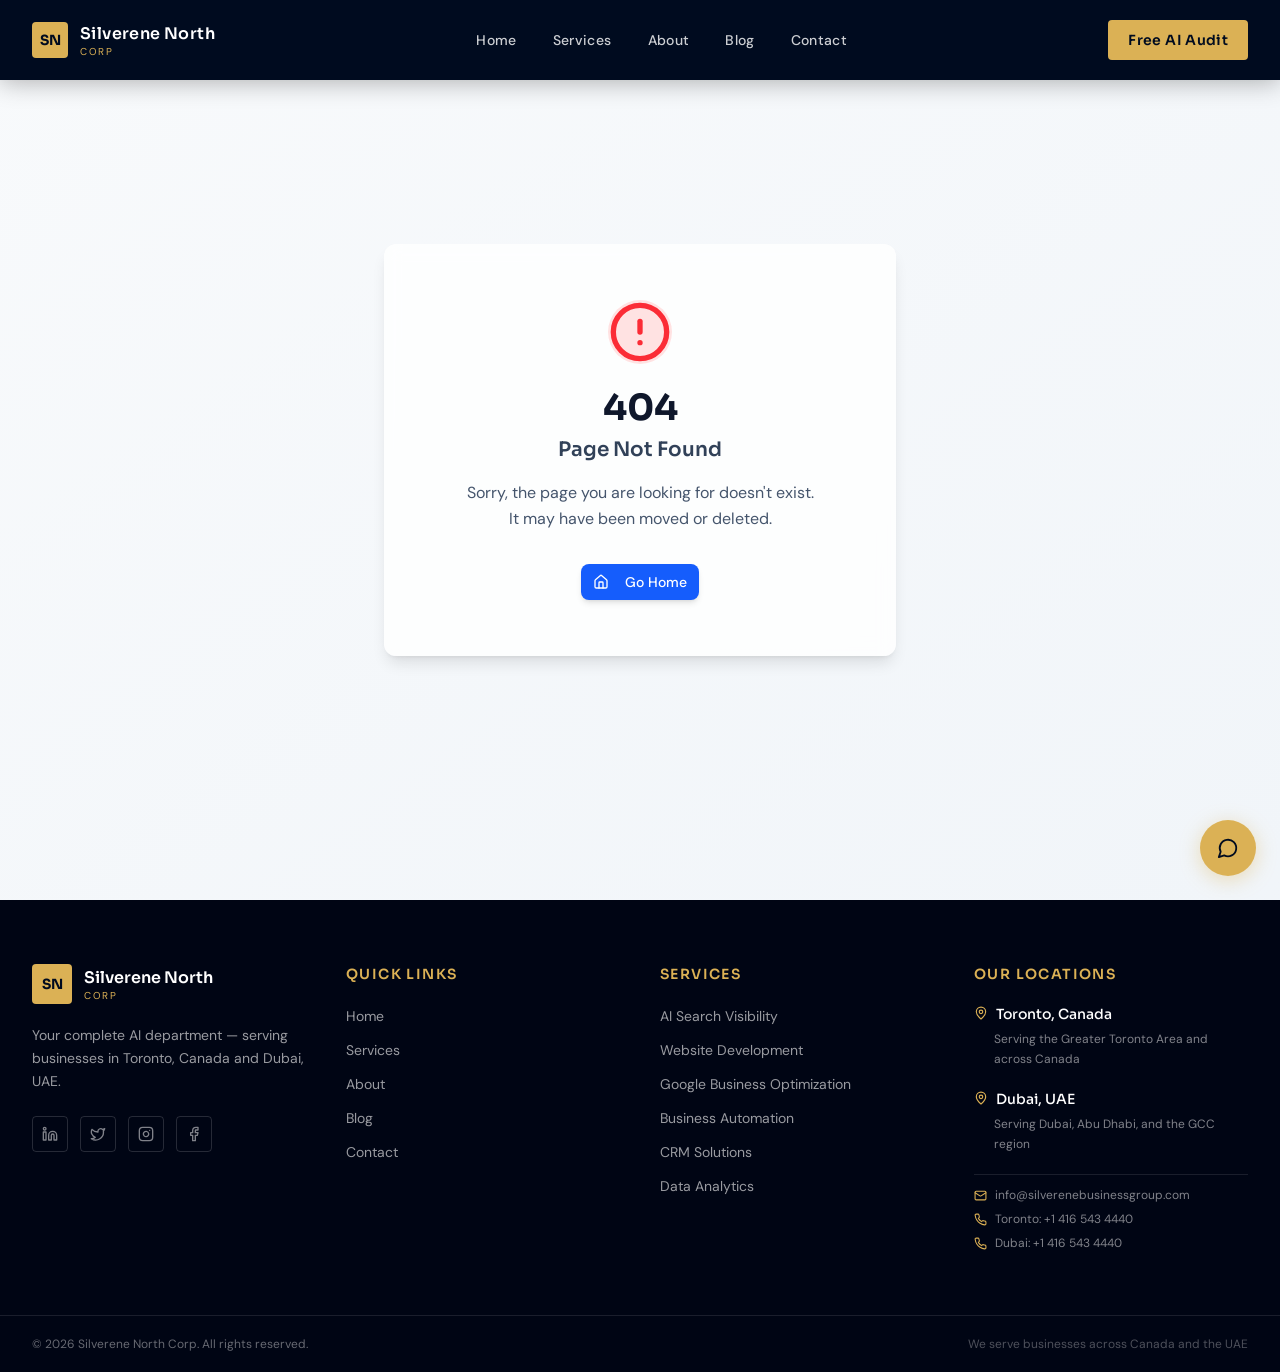
<file: index.html>
<!doctype html>
<html lang="en">
  <head>
    <meta charset="UTF-8" />
    <meta name="viewport" content="width=device-width, initial-scale=1.0, maximum-scale=1" />

    <title>Silverene North Corp — AI Business Solutions | Toronto & Dubai</title>
    <meta name="title" content="Silverene North Corp — AI Business Solutions | Toronto & Dubai" />
    <meta name="description" content="We are your AI department. Silverene North Corp delivers AI Search Visibility, Website Development, Business Automation, CRM, and Data Analytics for businesses in Toronto, Canada and Dubai, UAE." />
    <meta name="keywords" content="AI business solutions Toronto, AI business solutions Dubai, AI search visibility, ChatGPT optimization, Google Business Profile, business automation, CRM implementation, data analytics, AI department, Silverene North" />
    <meta name="author" content="Silverene North Corp" />
    <meta name="robots" content="index, follow" />
    <link rel="canonical" href="https://silverenebusinessgroup.com/" />

    <meta property="og:type" content="website" />
    <meta property="og:url" content="https://silverenebusinessgroup.com/" />
    <meta property="og:title" content="Silverene North Corp — We Are Your AI Department" />
    <meta property="og:description" content="Complete AI business solutions for Toronto and Dubai. From AI Search Visibility to Business Automation — we become your AI department." />
    <meta property="og:image" content="https://silverenebusinessgroup.com/og-image.jpg" />
    <meta property="og:locale" content="en_CA" />
    <meta property="og:site_name" content="Silverene North Corp" />

    <meta name="twitter:card" content="summary_large_image" />
    <meta name="twitter:url" content="https://silverenebusinessgroup.com/" />
    <meta name="twitter:title" content="Silverene North Corp — We Are Your AI Department" />
    <meta name="twitter:description" content="Complete AI business solutions for Toronto and Dubai." />
    <meta name="twitter:image" content="https://silverenebusinessgroup.com/og-image.jpg" />

    <meta name="geo.region" content="CA-ON" />
    <meta name="geo.placename" content="Toronto, Ontario, Canada" />
    <meta name="theme-color" content="#0d1b3e" />

    <link rel="preconnect" href="https://fonts.googleapis.com" />
    <link rel="preconnect" href="https://fonts.gstatic.com" crossorigin />
    <link href="https://fonts.googleapis.com/css2?family=Cormorant+Garamond:ital,wght@0,400;0,600;0,700;1,400;1,600&family=Sora:wght@400;500;600;700;800&family=DM+Sans:ital,opsz,wght@0,9..40,400;0,9..40,500;0,9..40,600;1,9..40,400&display=swap" rel="stylesheet" />

    <style>
      /* Hide case studies section */
      a[href="/case-studies"], a[href*="case-studies"] { display: none !important; }
      section[class*="case-studies"], div[class*="case-studies"], #case-studies { display: none !important; }
      .border-dashed { display: none !important; }
      
      /* Success/Error message styles */
      .sn-message-overlay {
        position: fixed;
        top: 0;
        left: 0;
        right: 0;
        bottom: 0;
        background: rgba(13, 27, 62, 0.95);
        display: flex;
        align-items: center;
        justify-content: center;
        z-index: 99999;
        animation: snFadeIn 0.3s ease;
      }
      .sn-message-box {
        background: #fff;
        border-radius: 16px;
        padding: 48px;
        text-align: center;
        max-width: 500px;
        margin: 20px;
        box-shadow: 0 25px 50px rgba(0,0,0,0.3);
      }
      .sn-message-icon {
        width: 80px;
        height: 80px;
        border-radius: 50%;
        display: flex;
        align-items: center;
        justify-content: center;
        margin: 0 auto 24px;
        font-size: 40px;
        color: white;
      }
      .sn-message-icon.success { background: #22c55e; }
      .sn-message-icon.error { background: #ef4444; }
      .sn-message-icon.loading { background: #c9a84c; }
      .sn-message-title {
        font-family: 'Sora', sans-serif;
        font-size: 28px;
        font-weight: 700;
        color: #0d1b3e;
        margin-bottom: 12px;
      }
      .sn-message-text {
        font-family: 'DM Sans', sans-serif;
        font-size: 16px;
        color: #666;
        line-height: 1.6;
        margin-bottom: 24px;
      }
      .sn-message-btn {
        background: #c9a84c;
        color: #0d1b3e;
        font-family: 'Sora', sans-serif;
        font-weight: 600;
        padding: 14px 32px;
        border-radius: 8px;
        border: none;
        cursor: pointer;
        font-size: 16px;
      }
      .sn-message-btn:hover { opacity: 0.9; }
      .sn-spinner {
        width: 40px;
        height: 40px;
        border: 4px solid rgba(255,255,255,0.3);
        border-top-color: white;
        border-radius: 50%;
        animation: snSpin 1s linear infinite;
      }
      @keyframes snFadeIn {
        from { opacity: 0; }
        to { opacity: 1; }
      }
      @keyframes snSpin {
        to { transform: rotate(360deg); }
      }
    </style>

    <script type="application/ld+json">
    {
      "@context": "https://schema.org",
      "@type": "LocalBusiness",
      "name": "Silverene North Corp",
      "description": "AI business solutions company providing AI Search Visibility, Website Development, Business Automation, CRM, and Data Analytics for businesses in Toronto and Dubai.",
      "url": "https://silverenebusinessgroup.com",
      "logo": "https://silverenebusinessgroup.com/logo.png",
      "address": { "@type": "PostalAddress", "addressLocality": "Toronto", "addressRegion": "Ontario", "addressCountry": "CA" },
      "areaServed": [
        {"@type": "City", "name": "Toronto", "addressCountry": "CA"},
        {"@type": "City", "name": "Dubai", "addressCountry": "AE"}
      ]
    }
    </script>
    <script type="application/ld+json">
    { "@context": "https://schema.org", "@type": "Organization", "name": "Silverene North Corp", "url": "https://silverenebusinessgroup.com", "logo": "https://silverenebusinessgroup.com/logo.png" }
    </script>

    <script type="module" crossorigin src="/assets/index-DFLA0lvK.js"></script>
    <link rel="stylesheet" crossorigin href="/assets/index-C5LSqn_d.css">
  </head>
  <body>
    <div id="root"></div>

    <script>
    // ============================================================
    // SILVERENE NORTH - CUSTOM SCRIPTS v6
    // ============================================================

    (function() {
      
      // ============================================================
      // FORMSPREE ENDPOINT - Sends emails to info@silverenebusinessgroup.com
      // ============================================================
      var FORMSPREE_URL = 'https://formspree.io/f/xwpopwkq';
      
      // ============================================================
      // 1. HIDE SECTIONS VIA DOM MANIPULATION
      // ============================================================
      function hideElements() {
        // Hide "Meet the Founder" section
        document.querySelectorAll('h2, h3').forEach(function(el) {
          var text = (el.textContent || '').toLowerCase();
          if (text.indexOf('meet the founder') !== -1 || text.indexOf('the team') !== -1) {
            var parent = el.parentElement;
            for (var i = 0; i < 8; i++) {
              if (!parent) break;
              var tag = parent.tagName.toLowerCase();
              if (tag === 'section' || (parent.className && parent.className.indexOf('py-') !== -1)) {
                parent.style.display = 'none';
                break;
              }
              parent = parent.parentElement;
            }
          }
        });

        // Hide "Toronto Office" and "Dubai Inquiries" cards
        document.querySelectorAll('h3, h4').forEach(function(el) {
          var text = (el.textContent || '').toLowerCase();
          if (text.indexOf('toronto office') !== -1 || text.indexOf('dubai inquiries') !== -1) {
            var parent = el.parentElement;
            for (var i = 0; i < 6; i++) {
              if (!parent) break;
              if (parent.className && (parent.className.indexOf('rounded') !== -1 || parent.className.indexOf('border') !== -1 || parent.className.indexOf('shadow') !== -1)) {
                parent.style.display = 'none';
                break;
              }
              parent = parent.parentElement;
            }
          }
        });

        // Hide the grid containing both office cards
        document.querySelectorAll('div').forEach(function(el) {
          var children = el.querySelectorAll('h3, h4');
          var hasTorontoOffice = false;
          var hasDubaiInquiries = false;
          children.forEach(function(child) {
            var t = (child.textContent || '').toLowerCase();
            if (t.indexOf('toronto office') !== -1) hasTorontoOffice = true;
            if (t.indexOf('dubai inquiries') !== -1) hasDubaiInquiries = true;
          });
          if (hasTorontoOffice && hasDubaiInquiries) {
            el.style.display = 'none';
          }
        });

        // Hide "Book a Call" section
        document.querySelectorAll('h3, h4').forEach(function(el) {
          var text = (el.textContent || '').toLowerCase();
          if (text.indexOf('book a call') !== -1) {
            var parent = el.parentElement;
            for (var i = 0; i < 6; i++) {
              if (!parent) break;
              if (parent.className && (parent.className.indexOf('rounded') !== -1 || parent.className.indexOf('border') !== -1 || parent.className.indexOf('bg-') !== -1)) {
                parent.style.display = 'none';
                break;
              }
              parent = parent.parentElement;
            }
          }
        });
      }

      // Run after DOM is ready and after React renders
      if (document.readyState === 'loading') {
        document.addEventListener('DOMContentLoaded', function() {
          setTimeout(hideElements, 500);
          setTimeout(hideElements, 1500);
          setTimeout(hideElements, 3000);
        });
      } else {
        setTimeout(hideElements, 500);
        setTimeout(hideElements, 1500);
        setTimeout(hideElements, 3000);
      }

      // Also run on any DOM changes
      var hideObserver = new MutationObserver(function() {
        setTimeout(hideElements, 100);
      });
      setTimeout(function() {
        hideObserver.observe(document.body, { childList: true, subtree: true });
      }, 2000);

      // ============================================================
      // 2. CONTACT & FREE AI AUDIT NAVIGATION - SCROLL TO FORM
      // ============================================================
      function scrollToForm() {
        var form = document.querySelector('form');
        if (form) {
          var rect = form.getBoundingClientRect();
          var scrollTop = window.pageYOffset || document.documentElement.scrollTop;
          var targetY = rect.top + scrollTop - 50;
          
          window.scrollTo({
            top: targetY,
            behavior: 'smooth'
          });
          return true;
        }
        return false;
      }

      // Check if element or its text indicates a contact/audit link
      function isContactOrAuditLink(element) {
        var text = (element.textContent || '').toLowerCase().trim();
        var href = (element.getAttribute('href') || '').toLowerCase();
        
        // Check text content
        if (text === 'contact') return true;
        if (text.indexOf('free ai audit') !== -1) return true;
        if (text.indexOf('get your free') !== -1) return true;
        if (text.indexOf('book a free') !== -1) return true;
        if (text.indexOf('request audit') !== -1) return true;
        
        // Check href
        if (href === '#contact') return true;
        if (href === '/#contact') return true;
        if (href === '/contact') return true;
        if (href.indexOf('#contact') !== -1) return true;
        
        return false;
      }

      // Main click interceptor for Contact/Audit links - CAPTURE PHASE
      document.addEventListener('click', function(e) {
        var target = e.target;
        var clickable = null;
        var node = target;
        
        // Walk up to find the clickable element
        for (var i = 0; i < 8; i++) {
          if (!node || node === document.body) break;
          if (node.tagName === 'A' || node.tagName === 'BUTTON') {
            clickable = node;
            break;
          }
          node = node.parentElement;
        }
        
        if (!clickable) return;
        
        // Check if this is a contact or audit link
        if (isContactOrAuditLink(clickable)) {
          // BLOCK React Router completely
          e.preventDefault();
          e.stopPropagation();
          e.stopImmediatePropagation();
          
          // If not on home page, navigate there
          var path = window.location.pathname;
          if (path !== '/' && path !== '/index.html' && path !== '') {
            window.location.href = '/#contact';
            return false;
          }
          
          // Scroll to form immediately and with delays (for React render)
          scrollToForm();
          setTimeout(scrollToForm, 100);
          setTimeout(scrollToForm, 300);
          setTimeout(scrollToForm, 600);
          
          return false;
        }
      }, true); // CAPTURE PHASE - fires before React

      // ============================================================
      // 3. CONTACT FORM - SILENT SUBMISSION VIA FORMSPREE
      // ============================================================
      
      function showMessage(type, title, text) {
        var existing = document.querySelector('.sn-message-overlay');
        if (existing) existing.remove();
        
        var iconContent = type === 'loading' ? '<div class="sn-spinner"></div>' : (type === 'success' ? '✓' : '✕');
        var showButton = type !== 'loading';
        
        var overlay = document.createElement('div');
        overlay.className = 'sn-message-overlay';
        overlay.innerHTML = 
          '<div class="sn-message-box">' +
            '<div class="sn-message-icon ' + type + '">' + iconContent + '</div>' +
            '<div class="sn-message-title">' + title + '</div>' +
            '<div class="sn-message-text">' + text + '</div>' +
            (showButton ? '<button class="sn-message-btn" onclick="this.closest(\'.sn-message-overlay\').remove()">Got It</button>' : '') +
          '</div>';
        document.body.appendChild(overlay);
        
        if (type === 'success') {
          setTimeout(function() {
            if (overlay.parentNode) overlay.remove();
          }, 6000);
        }
        
        return overlay;
      }
      
      function handleFormSubmit(e) {
        e.preventDefault();
        e.stopPropagation();
        
        var form = e.target;
        var btn = form.querySelector('button[type="submit"], button');
        var originalBtnText = btn ? btn.textContent : '';
        
        var inputs = form.querySelectorAll('input, textarea, select');
        var formData = {};
        var hasData = false;
        
        inputs.forEach(function(input) {
          var value = (input.value || '').trim();
          if (!value) return;
          
          hasData = true;
          var fieldName = input.name || input.placeholder || 'field';
          fieldName = fieldName.replace(/[_-]/g, ' ').replace(/([A-Z])/g, ' $1').trim();
          
          if (fieldName.toLowerCase().indexOf('name') !== -1 && fieldName.toLowerCase().indexOf('business') === -1) {
            formData['Name'] = value;
          } else if (fieldName.toLowerCase().indexOf('email') !== -1) {
            formData['Email'] = value;
          } else if (fieldName.toLowerCase().indexOf('phone') !== -1) {
            formData['Phone'] = value;
          } else if (fieldName.toLowerCase().indexOf('business') !== -1 || fieldName.toLowerCase().indexOf('company') !== -1) {
            formData['Business Name'] = value;
          } else if (fieldName.toLowerCase().indexOf('city') !== -1 || fieldName.toLowerCase().indexOf('location') !== -1) {
            formData['Location'] = value;
          } else if (fieldName.toLowerCase().indexOf('message') !== -1 || input.tagName === 'TEXTAREA') {
            formData['Message'] = value;
          } else {
            formData[fieldName] = value;
          }
        });
        
        if (!hasData) {
          alert('Please fill out the form before submitting.');
          return;
        }
        
        formData['_subject'] = 'New AI Audit Request - Silverene North Corp';
        formData['Submitted From'] = window.location.href;
        formData['Submitted At'] = new Date().toLocaleString();
        
        if (btn) {
          btn.textContent = 'Sending...';
          btn.disabled = true;
        }
        showMessage('loading', 'Sending Your Request...', 'Please wait while we submit your audit request.');
        
        fetch(FORMSPREE_URL, {
          method: 'POST',
          headers: {
            'Content-Type': 'application/json',
            'Accept': 'application/json'
          },
          body: JSON.stringify(formData)
        })
        .then(function(response) {
          if (response.ok) {
            return response.json();
          }
          throw new Error('Network response was not ok');
        })
        .then(function(data) {
          showMessage(
            'success',
            'Request Submitted!',
            'Thank you! We\'ve received your AI Audit request and will be in touch within 1 business day.<br><br>Check your email for a confirmation.'
          );
          
          inputs.forEach(function(input) {
            if (input.tagName === 'SELECT') {
              input.selectedIndex = 0;
            } else {
              input.value = '';
            }
          });
          
          if (btn) {
            btn.textContent = '✓ Sent!';
            btn.style.backgroundColor = '#22c55e';
            setTimeout(function() {
              btn.textContent = originalBtnText;
              btn.style.backgroundColor = '';
              btn.disabled = false;
            }, 3000);
          }
        })
        .catch(function(error) {
          console.error('Form submission error:', error);
          showMessage(
            'error',
            'Submission Failed',
            'Sorry, there was a problem submitting your request. Please try again or email us directly at <strong>info@silverenebusinessgroup.com</strong>'
          );
          
          if (btn) {
            btn.textContent = originalBtnText;
            btn.disabled = false;
          }
        });
      }
      
      // Intercept form submissions
      document.addEventListener('submit', function(e) {
        var form = e.target;
        if (form.tagName !== 'FORM') return;
        
        var formText = (form.textContent || '').toLowerCase();
        var hasAuditButton = formText.indexOf('free audit') !== -1 || formText.indexOf('get my') !== -1;
        var hasNameField = form.querySelector('input[placeholder*="name" i], input[name*="name" i]');
        var hasEmailField = form.querySelector('input[type="email"], input[placeholder*="email" i]');
        
        if (hasAuditButton || (hasNameField && hasEmailField)) {
          handleFormSubmit(e);
        }
      }, true);

      // Also intercept button clicks
      document.addEventListener('click', function(e) {
        var target = e.target;
        var btn = null;
        var node = target;
        
        for (var i = 0; i < 4; i++) {
          if (!node) break;
          if (node.tagName === 'BUTTON') {
            btn = node;
            break;
          }
          node = node.parentElement;
        }
        if (!btn) return;
        
        var btnText = (btn.textContent || '').toLowerCase();
        
        if (btnText.indexOf('get my free audit') !== -1) {
          var form = btn.closest('form');
          if (form) {
            e.preventDefault();
            e.stopPropagation();
            handleFormSubmit({ target: form, preventDefault: function(){}, stopPropagation: function(){} });
          }
        }
      }, true);

      // ============================================================
      // 4. NAVIGATION INTERCEPTOR FOR BLOG & SERVICES
      // ============================================================
      var blogRoutes = [
        { words: ['ai search visibility', 'what is ai search', 'why your business needs'], url: '/ai-search-visibility.html' },
        { words: ['chatgpt', 'competitors', 'recommending your'], url: '/chatgpt-recommends-competitors.html' },
        { words: ['ai guilt', '5 signs', 'five signs'], url: '/ai-guilt.html' },
        { words: ['google ai overviews', 'ai overviews', 'business owners need to know'], url: '/google-ai-overviews.html' }
      ];

      var serviceRoutes = [
        { words: ['get recommended by ai', 'ai search visibility', 'aeo'], url: '/services/ai-search-visibility.html' },
        { words: ['websites built for humans', 'website development', 'websites built'], url: '/services/website-development.html' },
        { words: ['business automation', 'automate your operations', 'stop doing repetitive'], url: '/services/business-automation.html' },
        { words: ['crm', 'customer relationship', 'know your customers'], url: '/services/crm-implementation.html' },
        { words: ['data analytics', 'data-driven', 'turn data into'], url: '/services/data-analytics.html' }
      ];

      function matchRoute(text, routes) {
        if (!text) return null;
        var t = text.toLowerCase();
        for (var i = 0; i < routes.length; i++) {
          for (var j = 0; j < routes[i].words.length; j++) {
            if (t.indexOf(routes[i].words[j]) !== -1) return routes[i].url;
          }
        }
        return null;
      }

      function getCardText(el) {
        var node = el;
        var allText = '';
        
        for (var depth = 0; depth < 15; depth++) {
          if (!node || node === document.body) break;
          
          var headings = node.querySelectorAll('h1, h2, h3, h4, h5, h6');
          for (var k = 0; k < headings.length; k++) {
            var txt = (headings[k].textContent || '').trim();
            if (txt.length > 8) {
              var blogUrl = matchRoute(txt, blogRoutes);
              var serviceUrl = matchRoute(txt, serviceRoutes);
              if (blogUrl || serviceUrl) return txt;
            }
          }
          
          var titleElements = node.querySelectorAll('[class*="title"], [class*="heading"], [class*="headline"]');
          for (var m = 0; m < titleElements.length; m++) {
            var txt2 = (titleElements[m].textContent || '').trim();
            if (txt2.length > 8 && txt2.length < 200) {
              var blogUrl2 = matchRoute(txt2, blogRoutes);
              var serviceUrl2 = matchRoute(txt2, serviceRoutes);
              if (blogUrl2 || serviceUrl2) return txt2;
            }
          }
          
          var textElements = node.querySelectorAll('p, span, div');
          for (var n = 0; n < textElements.length; n++) {
            var el2 = textElements[n];
            var fullText = (el2.textContent || '').trim();
            if (fullText.length > 8 && fullText.length < 200) {
              var blogUrl3 = matchRoute(fullText, blogRoutes);
              var serviceUrl3 = matchRoute(fullText, serviceRoutes);
              if (blogUrl3 || serviceUrl3) return fullText;
            }
          }
          
          allText += ' ' + (node.textContent || '');
          node = node.parentElement;
        }
        
        return allText;
      }

      function isReadMoreLink(text) {
        var t = (text || '').trim().toLowerCase();
        return (
          t === 'read more' ||
          t === 'read more →' ||
          t === 'read more→' ||
          t === 'read article' ||
          t === 'read article →' ||
          t === 'read article→' ||
          t.indexOf('read more') === 0 ||
          t.indexOf('read article') === 0
        );
      }

      function isLearnMoreLink(text) {
        var t = (text || '').trim().toLowerCase();
        return (
          t === 'learn more' ||
          t === 'learn more →' ||
          t === 'learn more→' ||
          t.indexOf('learn more') === 0
        );
      }

      document.addEventListener('click', function (e) {
        var target = e.target;
        var anchor = null;
        var node = target;
        
        for (var i = 0; i < 8; i++) {
          if (!node || node === document.body) break;
          if (node.tagName === 'A') { anchor = node; break; }
          if (node.tagName === 'BUTTON') { anchor = node; break; }
          node = node.parentElement;
        }
        if (!anchor) return;

        var linkText = (anchor.textContent || anchor.innerText || '').trim();
        
        var isBlogLink = isReadMoreLink(linkText);
        var isServiceLink = isLearnMoreLink(linkText);
        
        if (!isBlogLink && !isServiceLink) return;

        var cardText = getCardText(anchor);
        var url = null;

        if (isBlogLink) {
          url = matchRoute(cardText, blogRoutes);
        } else if (isServiceLink) {
          url = matchRoute(cardText, serviceRoutes);
        }

        if (url) {
          e.preventDefault();
          e.stopImmediatePropagation();
          window.location.href = url;
        }
      }, true);

    })();
    </script>
  </body>
</html>
</file>
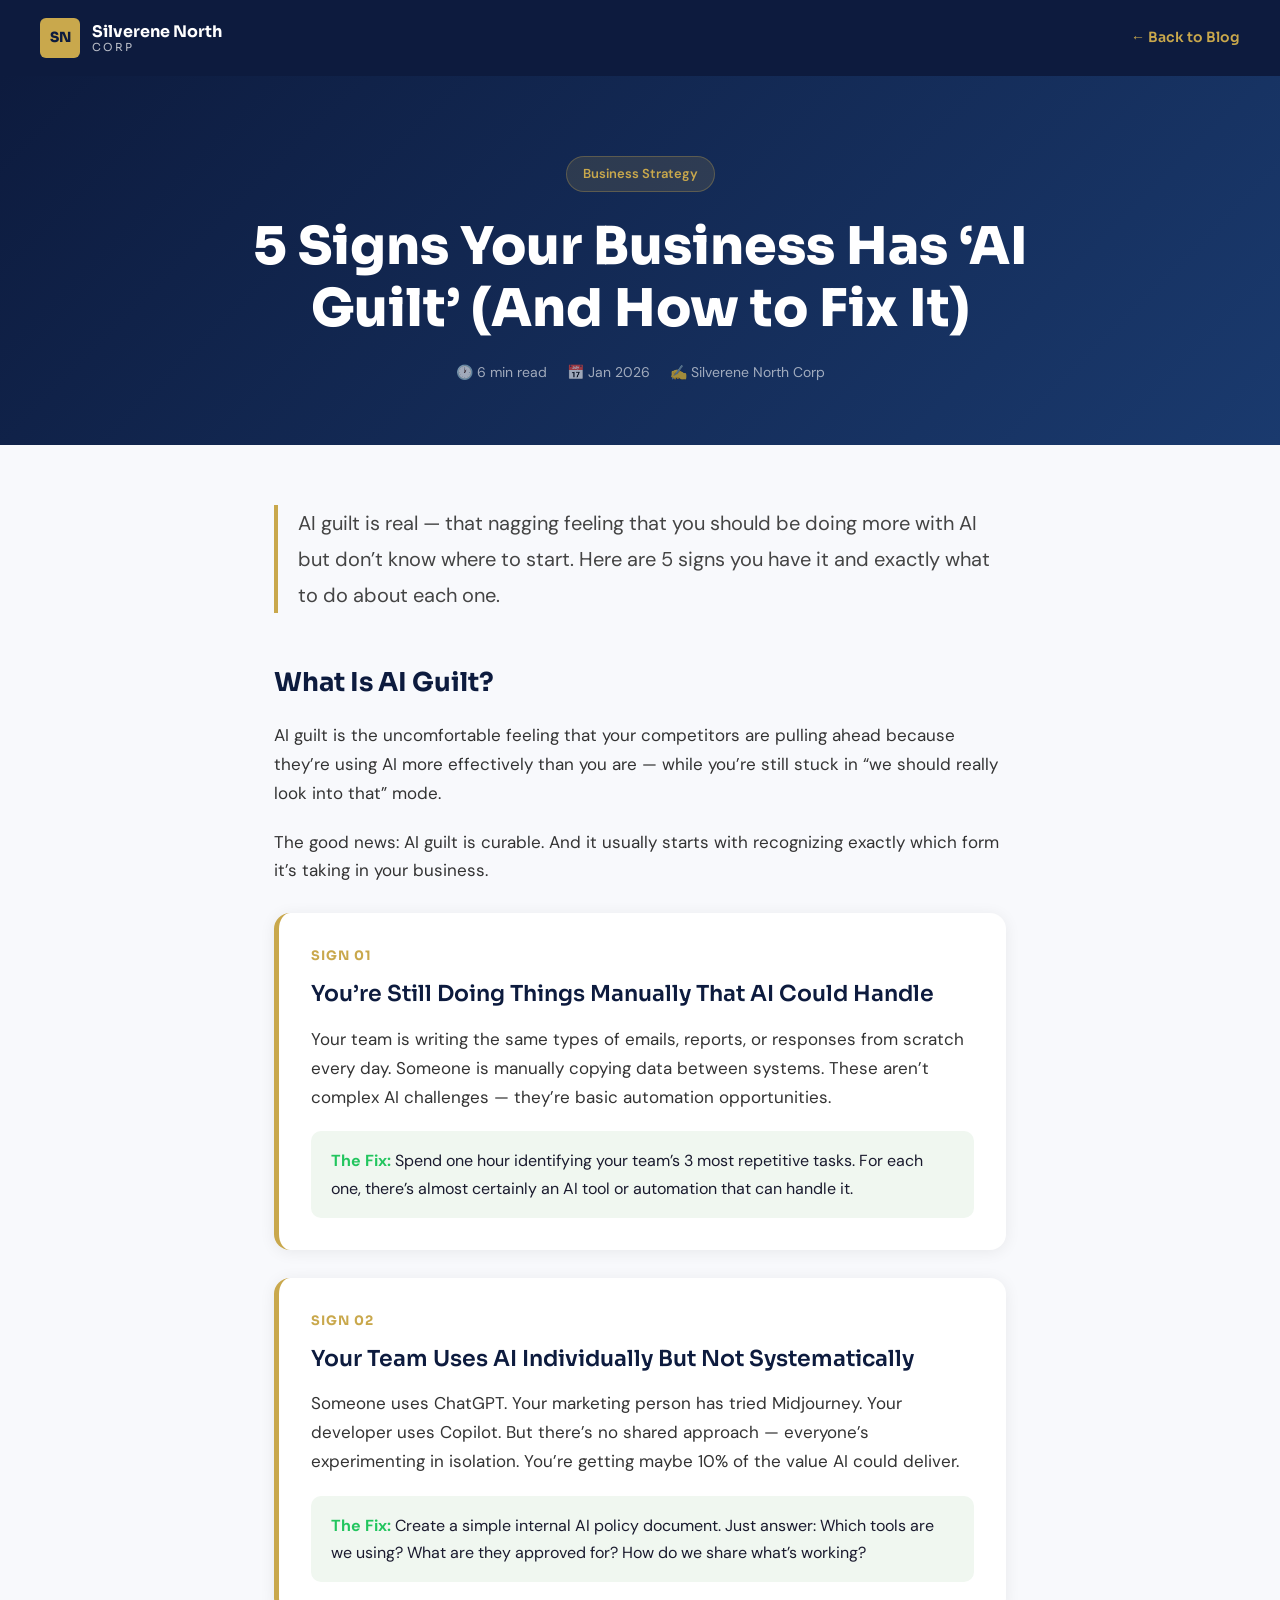
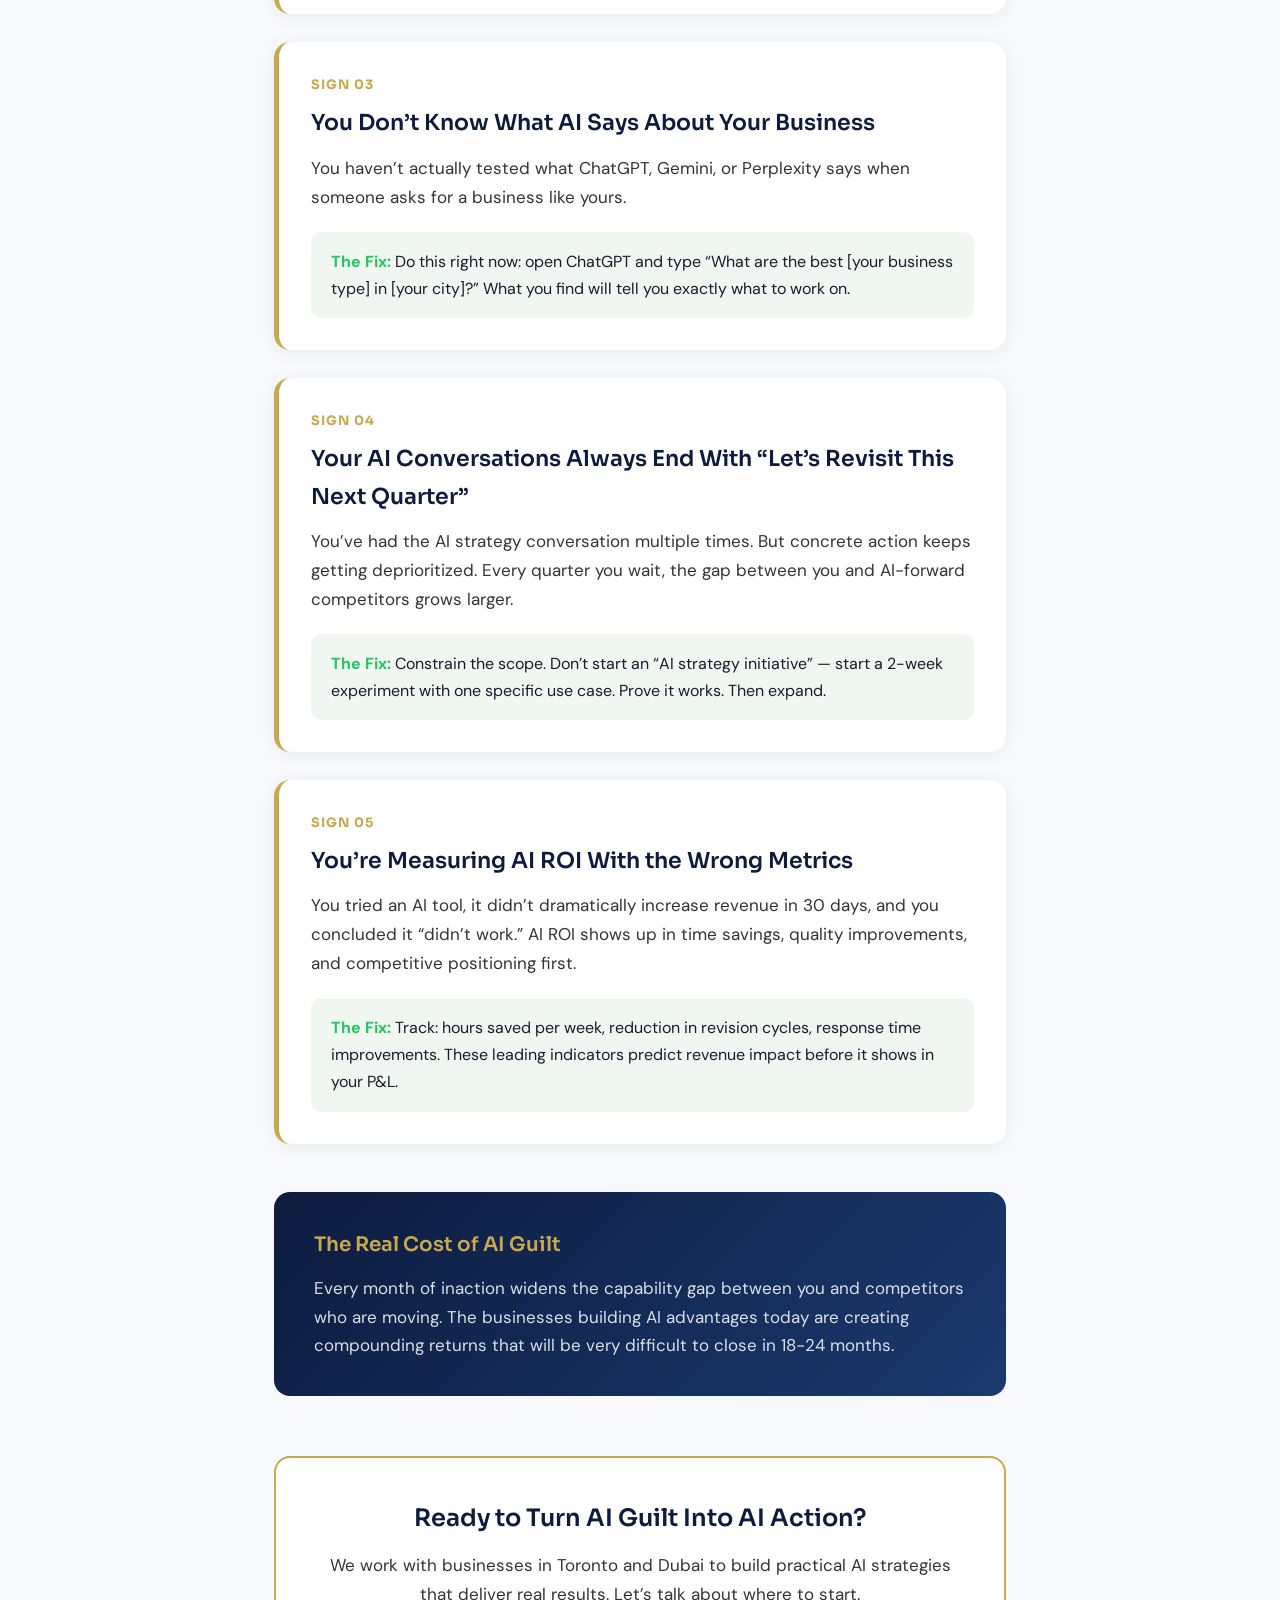
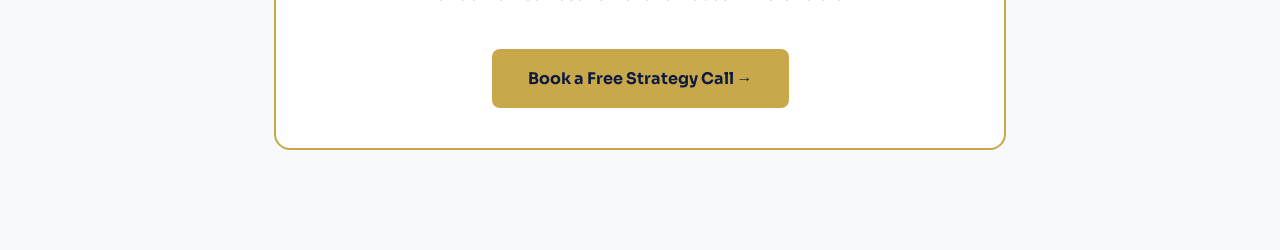
<file: ai-guilt.html>
<!doctype html>
<html lang="en">
<head>
  <meta charset="UTF-8" />
  <meta name="viewport" content="width=device-width, initial-scale=1.0" />
  <title>5 Signs Your Business Has 'AI Guilt' (And How to Fix It) | Silverene North Corp</title>
  <meta name="description" content="AI guilt is real — that nagging feeling that you should be doing more with AI but don't know where to start." />
  <link rel="preconnect" href="https://fonts.googleapis.com" />
  <link rel="preconnect" href="https://fonts.gstatic.com" crossorigin />
  <link href="https://fonts.googleapis.com/css2?family=Sora:wght@400;500;600;700;800&family=DM+Sans:ital,opsz,wght@0,9..40,400;0,9..40,500;0,9..40,600;1,9..40,400&display=swap" rel="stylesheet" />
  <style>
    *, *::before, *::after { box-sizing: border-box; margin: 0; padding: 0; }
    body { font-family: 'DM Sans', sans-serif; background: #f8f9fc; color: #1a1a2e; line-height: 1.7; }
    a { color: inherit; text-decoration: none; }
    .nav { background: #0d1b3e; padding: 18px 40px; display: flex; align-items: center; justify-content: space-between; position: sticky; top: 0; z-index: 100; }
    .nav-logo { display: flex; align-items: center; gap: 12px; }
    .nav-logo-box { width: 40px; height: 40px; background: #c9a84c; border-radius: 6px; display: flex; align-items: center; justify-content: center; font-family: 'Sora', sans-serif; font-weight: 800; color: #0d1b3e; font-size: 14px; }
    .nav-logo-text { color: #fff; font-family: 'Sora', sans-serif; font-weight: 700; font-size: 16px; line-height: 1.2; }
    .nav-logo-text span { display: block; font-size: 11px; font-weight: 400; opacity: 0.7; letter-spacing: 2px; text-transform: uppercase; }
    .nav-back { color: #c9a84c; font-family: 'Sora', sans-serif; font-size: 14px; font-weight: 600; display: flex; align-items: center; gap: 6px; }
    .hero { background: linear-gradient(135deg, #0d1b3e 0%, #1a3a6e 100%); padding: 80px 40px 60px; text-align: center; }
    .hero-tag { display: inline-block; background: rgba(201,168,76,0.15); color: #c9a84c; border: 1px solid rgba(201,168,76,0.3); padding: 6px 16px; border-radius: 20px; font-size: 13px; font-weight: 600; margin-bottom: 24px; }
    .hero h1 { font-family: 'Sora', sans-serif; font-size: clamp(28px, 5vw, 52px); font-weight: 800; color: #fff; max-width: 800px; margin: 0 auto 20px; line-height: 1.2; }
    .hero-meta { color: rgba(255,255,255,0.6); font-size: 14px; display: flex; align-items: center; justify-content: center; gap: 20px; }
    .article-wrap { max-width: 780px; margin: 0 auto; padding: 60px 24px 100px; }
    .article-intro { font-size: 20px; color: #444; margin-bottom: 40px; line-height: 1.8; border-left: 4px solid #c9a84c; padding-left: 20px; }
    h2 { font-family: 'Sora', sans-serif; font-size: 26px; font-weight: 700; color: #0d1b3e; margin: 48px 0 16px; }
    h3 { font-family: 'Sora', sans-serif; font-size: 20px; font-weight: 600; color: #0d1b3e; margin: 32px 0 12px; }
    p { font-size: 17px; color: #333; margin-bottom: 20px; }
    ul, ol { margin: 16px 0 24px 24px; }
    li { font-size: 17px; color: #333; margin-bottom: 10px; }
    .sign-card { background: #fff; border-radius: 16px; padding: 32px; margin: 28px 0; box-shadow: 0 2px 16px rgba(0,0,0,0.07); border-left: 5px solid #c9a84c; }
    .sign-card .sign-num { font-family: 'Sora', sans-serif; font-size: 13px; font-weight: 700; color: #c9a84c; letter-spacing: 1px; text-transform: uppercase; margin-bottom: 8px; }
    .sign-card h3 { margin-top: 0; font-size: 22px; }
    .sign-card .fix { background: #f0f7f0; border-radius: 10px; padding: 16px 20px; margin-top: 16px; }
    .sign-card .fix strong { color: #22c55e; }
    .callout { background: linear-gradient(135deg, #0d1b3e, #1a3a6e); color: #fff; border-radius: 16px; padding: 36px 40px; margin: 48px 0; }
    .callout h3 { color: #c9a84c; margin-top: 0; }
    .callout p { color: rgba(255,255,255,0.85); margin-bottom: 0; }
    .cta-section { background: #fff; border: 2px solid #c9a84c; border-radius: 16px; padding: 40px; text-align: center; margin-top: 60px; }
    .cta-section h3 { margin-top: 0; font-size: 24px; }
    .cta-btn { display: inline-block; background: #c9a84c; color: #0d1b3e; font-family: 'Sora', sans-serif; font-weight: 700; padding: 16px 36px; border-radius: 8px; margin-top: 20px; font-size: 16px; }
  </style>
</head>
<body>
<nav class="nav">
  <a href="/" class="nav-logo"><div class="nav-logo-box">SN</div><div class="nav-logo-text">Silverene North<span>Corp</span></div></a>
  <a href="/#blog" class="nav-back">← Back to Blog</a>
</nav>
<div class="hero">
  <div class="hero-tag">Business Strategy</div>
  <h1>5 Signs Your Business Has ‘AI Guilt’ (And How to Fix It)</h1>
  <div class="hero-meta"><span>🕐 6 min read</span><span>📅 Jan 2026</span><span>✍️ Silverene North Corp</span></div>
</div>
<div class="article-wrap">
  <p class="article-intro">AI guilt is real — that nagging feeling that you should be doing more with AI but don’t know where to start. Here are 5 signs you have it and exactly what to do about each one.</p>
  <h2>What Is AI Guilt?</h2>
  <p>AI guilt is the uncomfortable feeling that your competitors are pulling ahead because they’re using AI more effectively than you are — while you’re still stuck in “we should really look into that” mode.</p>
  <p>The good news: AI guilt is curable. And it usually starts with recognizing exactly which form it’s taking in your business.</p>
  <div class="sign-card">
    <div class="sign-num">Sign 01</div>
    <h3>You’re Still Doing Things Manually That AI Could Handle</h3>
    <p>Your team is writing the same types of emails, reports, or responses from scratch every day. Someone is manually copying data between systems. These aren’t complex AI challenges — they’re basic automation opportunities.</p>
    <div class="fix"><strong>The Fix:</strong> Spend one hour identifying your team’s 3 most repetitive tasks. For each one, there’s almost certainly an AI tool or automation that can handle it.</div>
  </div>
  <div class="sign-card">
    <div class="sign-num">Sign 02</div>
    <h3>Your Team Uses AI Individually But Not Systematically</h3>
    <p>Someone uses ChatGPT. Your marketing person has tried Midjourney. Your developer uses Copilot. But there’s no shared approach — everyone’s experimenting in isolation. You’re getting maybe 10% of the value AI could deliver.</p>
    <div class="fix"><strong>The Fix:</strong> Create a simple internal AI policy document. Just answer: Which tools are we using? What are they approved for? How do we share what’s working?</div>
  </div>
  <div class="sign-card">
    <div class="sign-num">Sign 03</div>
    <h3>You Don’t Know What AI Says About Your Business</h3>
    <p>You haven’t actually tested what ChatGPT, Gemini, or Perplexity says when someone asks for a business like yours.</p>
    <div class="fix"><strong>The Fix:</strong> Do this right now: open ChatGPT and type “What are the best [your business type] in [your city]?” What you find will tell you exactly what to work on.</div>
  </div>
  <div class="sign-card">
    <div class="sign-num">Sign 04</div>
    <h3>Your AI Conversations Always End With “Let’s Revisit This Next Quarter”</h3>
    <p>You’ve had the AI strategy conversation multiple times. But concrete action keeps getting deprioritized. Every quarter you wait, the gap between you and AI-forward competitors grows larger.</p>
    <div class="fix"><strong>The Fix:</strong> Constrain the scope. Don’t start an “AI strategy initiative” — start a 2-week experiment with one specific use case. Prove it works. Then expand.</div>
  </div>
  <div class="sign-card">
    <div class="sign-num">Sign 05</div>
    <h3>You’re Measuring AI ROI With the Wrong Metrics</h3>
    <p>You tried an AI tool, it didn’t dramatically increase revenue in 30 days, and you concluded it “didn’t work.” AI ROI shows up in time savings, quality improvements, and competitive positioning first.</p>
    <div class="fix"><strong>The Fix:</strong> Track: hours saved per week, reduction in revision cycles, response time improvements. These leading indicators predict revenue impact before it shows in your P&amp;L.</div>
  </div>
  <div class="callout">
    <h3>The Real Cost of AI Guilt</h3>
    <p>Every month of inaction widens the capability gap between you and competitors who are moving. The businesses building AI advantages today are creating compounding returns that will be very difficult to close in 18-24 months.</p>
  </div>
  <div class="cta-section">
    <h3>Ready to Turn AI Guilt Into AI Action?</h3>
    <p>We work with businesses in Toronto and Dubai to build practical AI strategies that deliver real results. Let’s talk about where to start.</p>
    <a href="/#contact" class="cta-btn">Book a Free Strategy Call →</a>
  </div>
</div>
</body>
</html>
</file>
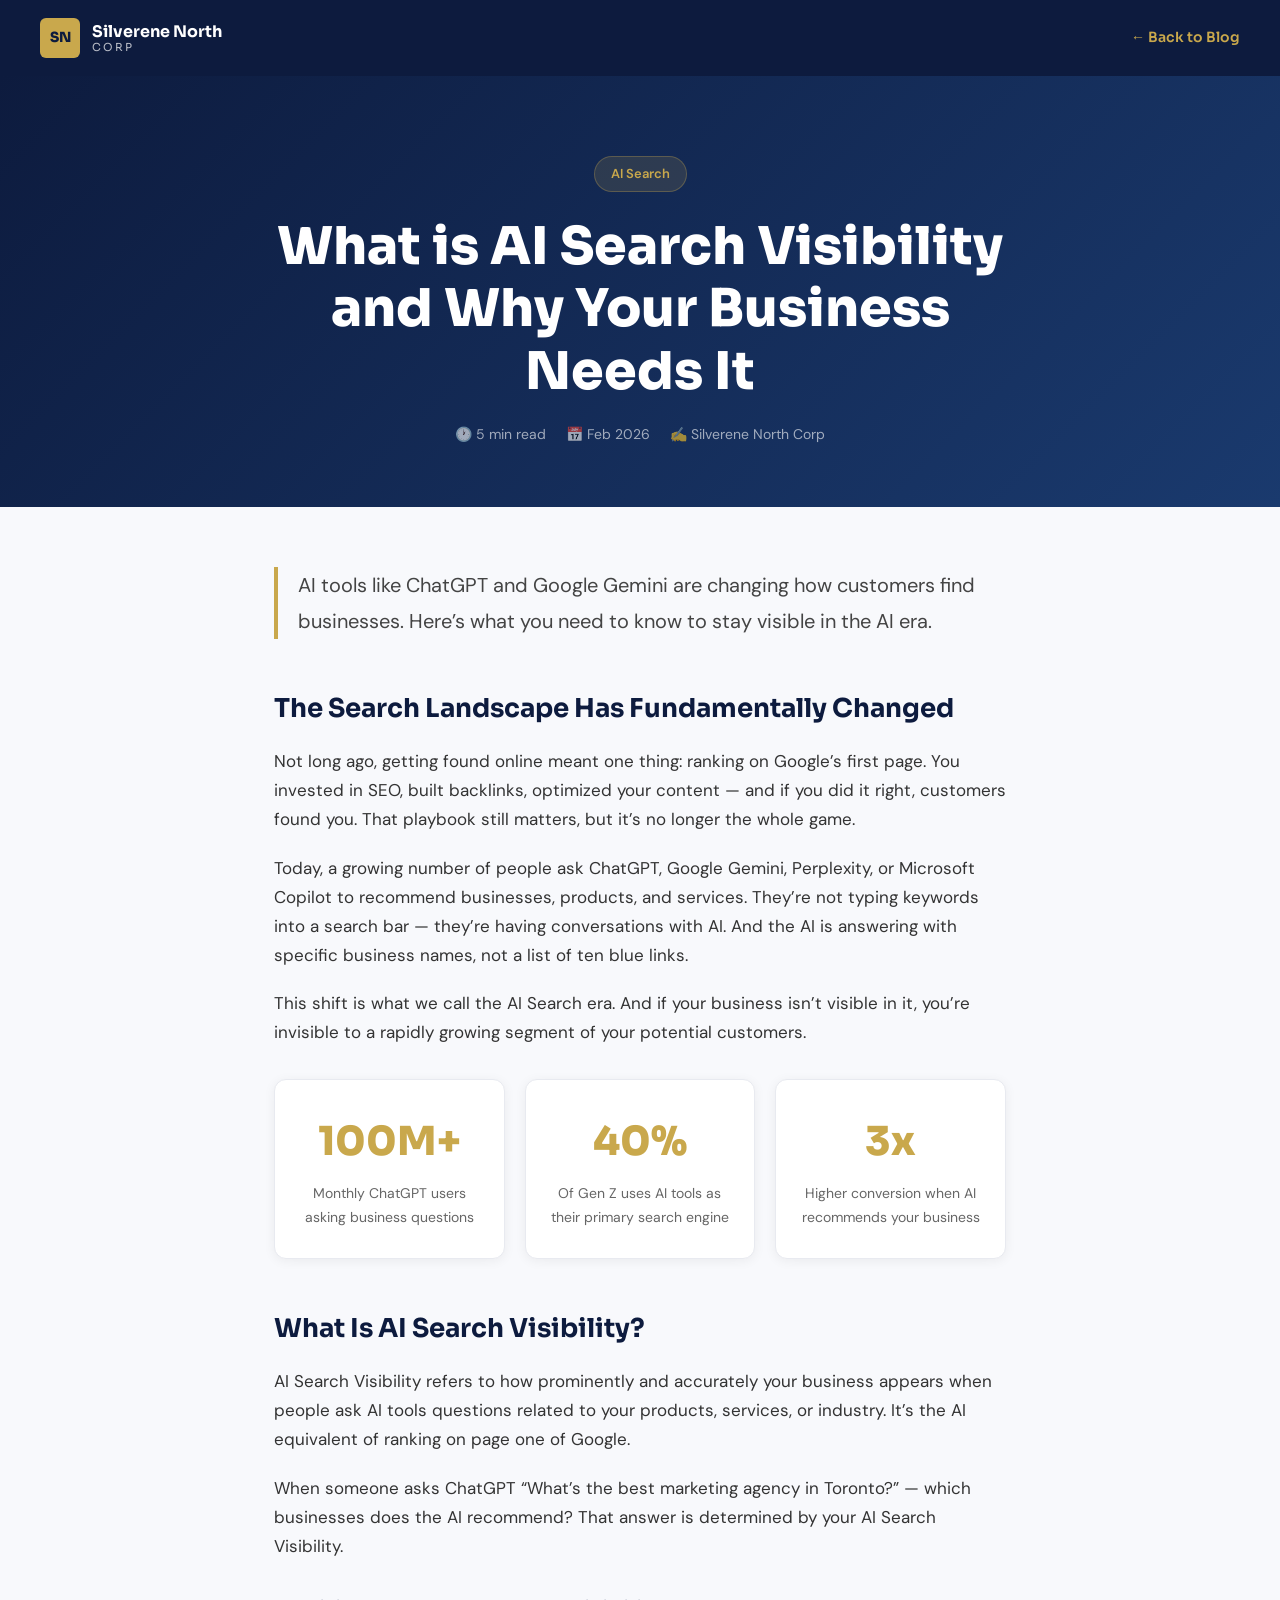
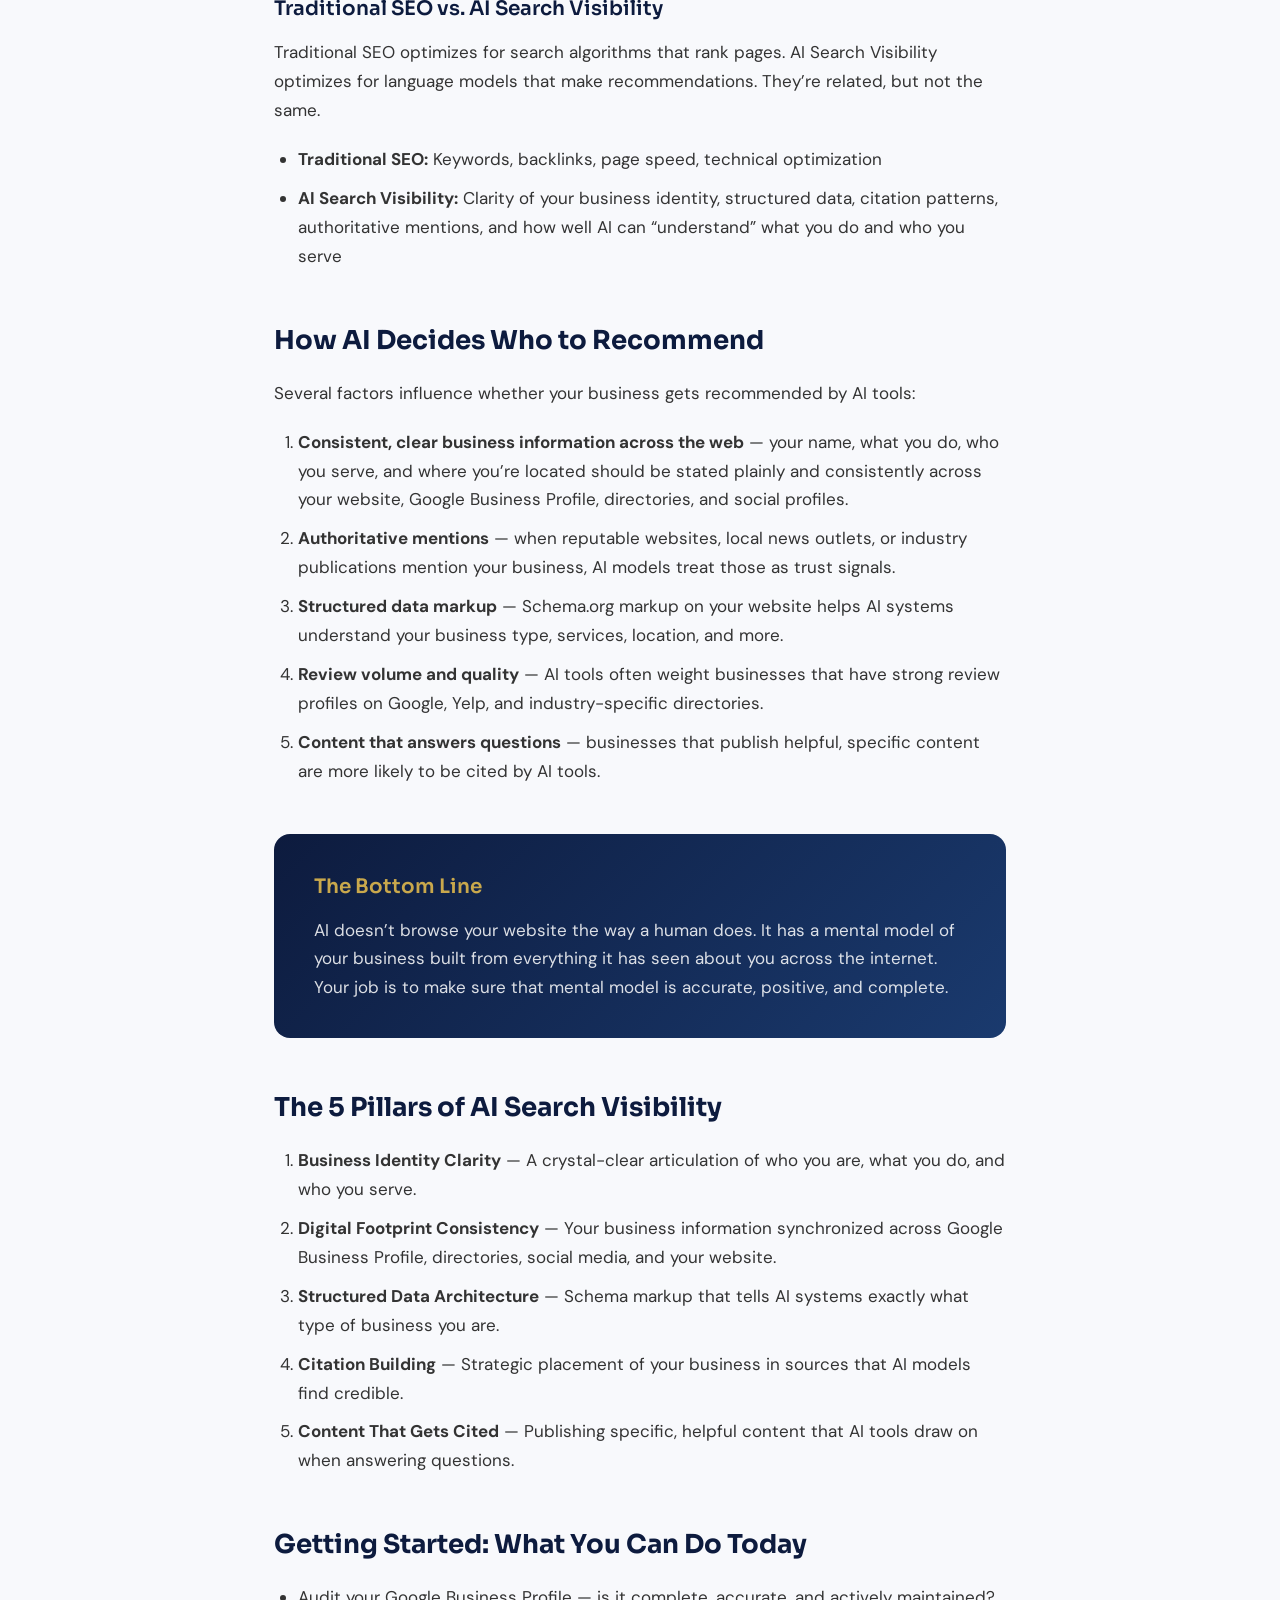
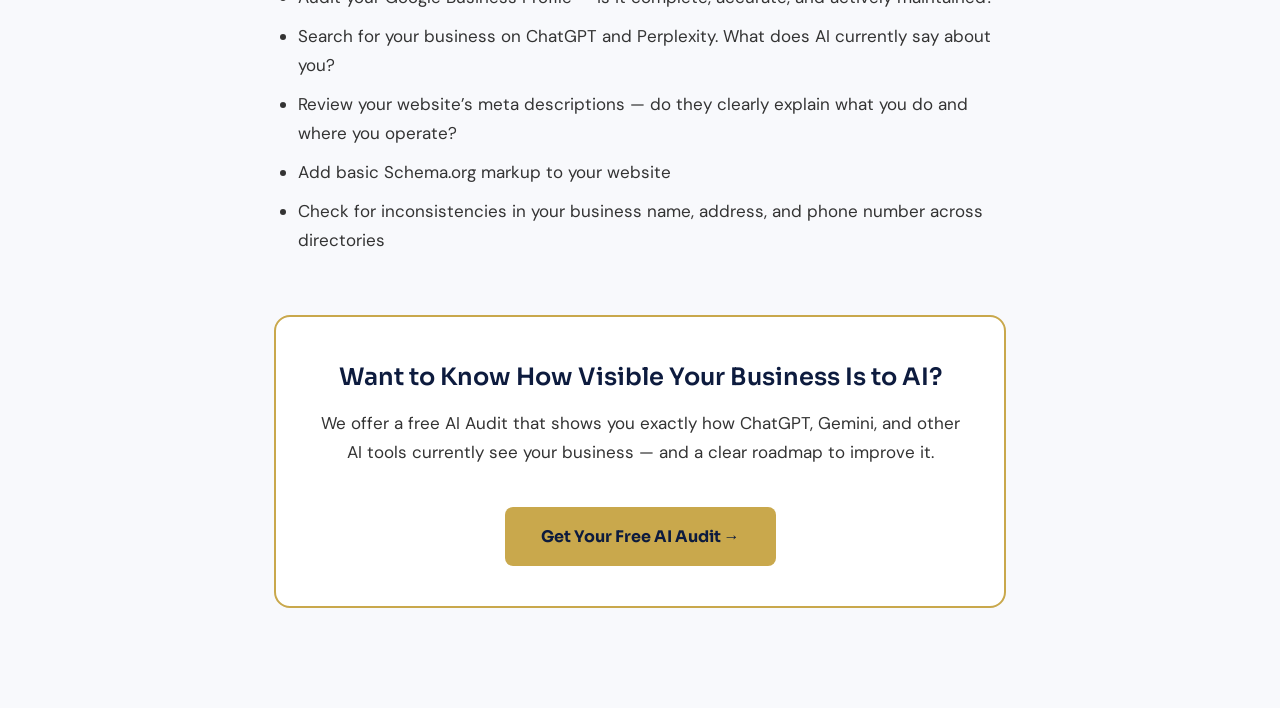
<file: ai-search-visibility.html>
<!doctype html>
<html lang="en">
<head>
  <meta charset="UTF-8" />
  <meta name="viewport" content="width=device-width, initial-scale=1.0" />
  <title>What is AI Search Visibility and Why Your Business Needs It | Silverene North Corp</title>
  <meta name="description" content="AI tools like ChatGPT and Google Gemini are changing how customers find businesses. Here's what you need to know to stay visible in the AI era." />
  <link rel="preconnect" href="https://fonts.googleapis.com" />
  <link rel="preconnect" href="https://fonts.gstatic.com" crossorigin />
  <link href="https://fonts.googleapis.com/css2?family=Sora:wght@400;500;600;700;800&family=DM+Sans:ital,opsz,wght@0,9..40,400;0,9..40,500;0,9..40,600;1,9..40,400&display=swap" rel="stylesheet" />
  <style>
    *, *::before, *::after { box-sizing: border-box; margin: 0; padding: 0; }
    body { font-family: 'DM Sans', sans-serif; background: #f8f9fc; color: #1a1a2e; line-height: 1.7; }
    a { color: inherit; text-decoration: none; }
    .nav { background: #0d1b3e; padding: 18px 40px; display: flex; align-items: center; justify-content: space-between; position: sticky; top: 0; z-index: 100; }
    .nav-logo { display: flex; align-items: center; gap: 12px; }
    .nav-logo-box { width: 40px; height: 40px; background: #c9a84c; border-radius: 6px; display: flex; align-items: center; justify-content: center; font-family: 'Sora', sans-serif; font-weight: 800; color: #0d1b3e; font-size: 14px; }
    .nav-logo-text { color: #fff; font-family: 'Sora', sans-serif; font-weight: 700; font-size: 16px; line-height: 1.2; }
    .nav-logo-text span { display: block; font-size: 11px; font-weight: 400; opacity: 0.7; letter-spacing: 2px; text-transform: uppercase; }
    .nav-back { color: #c9a84c; font-family: 'Sora', sans-serif; font-size: 14px; font-weight: 600; display: flex; align-items: center; gap: 6px; }
    .nav-back:hover { opacity: 0.8; }
    .hero { background: linear-gradient(135deg, #0d1b3e 0%, #1a3a6e 100%); padding: 80px 40px 60px; text-align: center; }
    .hero-tag { display: inline-block; background: rgba(201,168,76,0.15); color: #c9a84c; border: 1px solid rgba(201,168,76,0.3); padding: 6px 16px; border-radius: 20px; font-size: 13px; font-weight: 600; margin-bottom: 24px; }
    .hero h1 { font-family: 'Sora', sans-serif; font-size: clamp(28px, 5vw, 52px); font-weight: 800; color: #fff; max-width: 800px; margin: 0 auto 20px; line-height: 1.2; }
    .hero-meta { color: rgba(255,255,255,0.6); font-size: 14px; display: flex; align-items: center; justify-content: center; gap: 20px; }
    .article-wrap { max-width: 780px; margin: 0 auto; padding: 60px 24px 100px; }
    .article-intro { font-size: 20px; color: #444; margin-bottom: 40px; line-height: 1.8; border-left: 4px solid #c9a84c; padding-left: 20px; }
    h2 { font-family: 'Sora', sans-serif; font-size: 26px; font-weight: 700; color: #0d1b3e; margin: 48px 0 16px; }
    h3 { font-family: 'Sora', sans-serif; font-size: 20px; font-weight: 600; color: #0d1b3e; margin: 32px 0 12px; }
    p { font-size: 17px; color: #333; margin-bottom: 20px; }
    ul, ol { margin: 16px 0 24px 24px; }
    li { font-size: 17px; color: #333; margin-bottom: 10px; }
    .callout { background: linear-gradient(135deg, #0d1b3e, #1a3a6e); color: #fff; border-radius: 16px; padding: 36px 40px; margin: 48px 0; }
    .callout h3 { color: #c9a84c; margin-top: 0; }
    .callout p { color: rgba(255,255,255,0.85); margin-bottom: 0; }
    .stat-grid { display: grid; grid-template-columns: repeat(auto-fit, minmax(200px, 1fr)); gap: 20px; margin: 32px 0; }
    .stat-card { background: #fff; border: 1px solid #e8eaf0; border-radius: 12px; padding: 28px 24px; text-align: center; box-shadow: 0 2px 12px rgba(0,0,0,0.06); }
    .stat-card .number { font-family: 'Sora', sans-serif; font-size: 40px; font-weight: 800; color: #c9a84c; }
    .stat-card .label { font-size: 14px; color: #666; margin-top: 6px; }
    .cta-section { background: #fff; border: 2px solid #c9a84c; border-radius: 16px; padding: 40px; text-align: center; margin-top: 60px; }
    .cta-section h3 { margin-top: 0; font-size: 24px; }
    .cta-btn { display: inline-block; background: #c9a84c; color: #0d1b3e; font-family: 'Sora', sans-serif; font-weight: 700; padding: 16px 36px; border-radius: 8px; margin-top: 20px; font-size: 16px; }
    .cta-btn:hover { opacity: 0.9; }
  </style>
</head>
<body>
<nav class="nav">
  <a href="/" class="nav-logo"><div class="nav-logo-box">SN</div><div class="nav-logo-text">Silverene North<span>Corp</span></div></a>
  <a href="/#blog" class="nav-back">← Back to Blog</a>
</nav>
<div class="hero">
  <div class="hero-tag">AI Search</div>
  <h1>What is AI Search Visibility and Why Your Business Needs It</h1>
  <div class="hero-meta"><span>🕐 5 min read</span><span>📅 Feb 2026</span><span>✍️ Silverene North Corp</span></div>
</div>
<div class="article-wrap">
  <p class="article-intro">AI tools like ChatGPT and Google Gemini are changing how customers find businesses. Here’s what you need to know to stay visible in the AI era.</p>
  <h2>The Search Landscape Has Fundamentally Changed</h2>
  <p>Not long ago, getting found online meant one thing: ranking on Google’s first page. You invested in SEO, built backlinks, optimized your content — and if you did it right, customers found you. That playbook still matters, but it’s no longer the whole game.</p>
  <p>Today, a growing number of people ask ChatGPT, Google Gemini, Perplexity, or Microsoft Copilot to recommend businesses, products, and services. They’re not typing keywords into a search bar — they’re having conversations with AI. And the AI is answering with specific business names, not a list of ten blue links.</p>
  <p>This shift is what we call the AI Search era. And if your business isn’t visible in it, you’re invisible to a rapidly growing segment of your potential customers.</p>
  <div class="stat-grid">
    <div class="stat-card"><div class="number">100M+</div><div class="label">Monthly ChatGPT users asking business questions</div></div>
    <div class="stat-card"><div class="number">40%</div><div class="label">Of Gen Z uses AI tools as their primary search engine</div></div>
    <div class="stat-card"><div class="number">3x</div><div class="label">Higher conversion when AI recommends your business</div></div>
  </div>
  <h2>What Is AI Search Visibility?</h2>
  <p>AI Search Visibility refers to how prominently and accurately your business appears when people ask AI tools questions related to your products, services, or industry. It’s the AI equivalent of ranking on page one of Google.</p>
  <p>When someone asks ChatGPT “What’s the best marketing agency in Toronto?” — which businesses does the AI recommend? That answer is determined by your AI Search Visibility.</p>
  <h3>Traditional SEO vs. AI Search Visibility</h3>
  <p>Traditional SEO optimizes for search algorithms that rank pages. AI Search Visibility optimizes for language models that make recommendations. They’re related, but not the same.</p>
  <ul>
    <li><strong>Traditional SEO:</strong> Keywords, backlinks, page speed, technical optimization</li>
    <li><strong>AI Search Visibility:</strong> Clarity of your business identity, structured data, citation patterns, authoritative mentions, and how well AI can “understand” what you do and who you serve</li>
  </ul>
  <h2>How AI Decides Who to Recommend</h2>
  <p>Several factors influence whether your business gets recommended by AI tools:</p>
  <ol>
    <li><strong>Consistent, clear business information across the web</strong> — your name, what you do, who you serve, and where you’re located should be stated plainly and consistently across your website, Google Business Profile, directories, and social profiles.</li>
    <li><strong>Authoritative mentions</strong> — when reputable websites, local news outlets, or industry publications mention your business, AI models treat those as trust signals.</li>
    <li><strong>Structured data markup</strong> — Schema.org markup on your website helps AI systems understand your business type, services, location, and more.</li>
    <li><strong>Review volume and quality</strong> — AI tools often weight businesses that have strong review profiles on Google, Yelp, and industry-specific directories.</li>
    <li><strong>Content that answers questions</strong> — businesses that publish helpful, specific content are more likely to be cited by AI tools.</li>
  </ol>
  <div class="callout">
    <h3>The Bottom Line</h3>
    <p>AI doesn’t browse your website the way a human does. It has a mental model of your business built from everything it has seen about you across the internet. Your job is to make sure that mental model is accurate, positive, and complete.</p>
  </div>
  <h2>The 5 Pillars of AI Search Visibility</h2>
  <ol>
    <li><strong>Business Identity Clarity</strong> — A crystal-clear articulation of who you are, what you do, and who you serve.</li>
    <li><strong>Digital Footprint Consistency</strong> — Your business information synchronized across Google Business Profile, directories, social media, and your website.</li>
    <li><strong>Structured Data Architecture</strong> — Schema markup that tells AI systems exactly what type of business you are.</li>
    <li><strong>Citation Building</strong> — Strategic placement of your business in sources that AI models find credible.</li>
    <li><strong>Content That Gets Cited</strong> — Publishing specific, helpful content that AI tools draw on when answering questions.</li>
  </ol>
  <h2>Getting Started: What You Can Do Today</h2>
  <ul>
    <li>Audit your Google Business Profile — is it complete, accurate, and actively maintained?</li>
    <li>Search for your business on ChatGPT and Perplexity. What does AI currently say about you?</li>
    <li>Review your website’s meta descriptions — do they clearly explain what you do and where you operate?</li>
    <li>Add basic Schema.org markup to your website</li>
    <li>Check for inconsistencies in your business name, address, and phone number across directories</li>
  </ul>
  <div class="cta-section">
    <h3>Want to Know How Visible Your Business Is to AI?</h3>
    <p>We offer a free AI Audit that shows you exactly how ChatGPT, Gemini, and other AI tools currently see your business — and a clear roadmap to improve it.</p>
    <a href="/#contact" class="cta-btn">Get Your Free AI Audit →</a>
  </div>
</div>
</body>
</html>
</file>
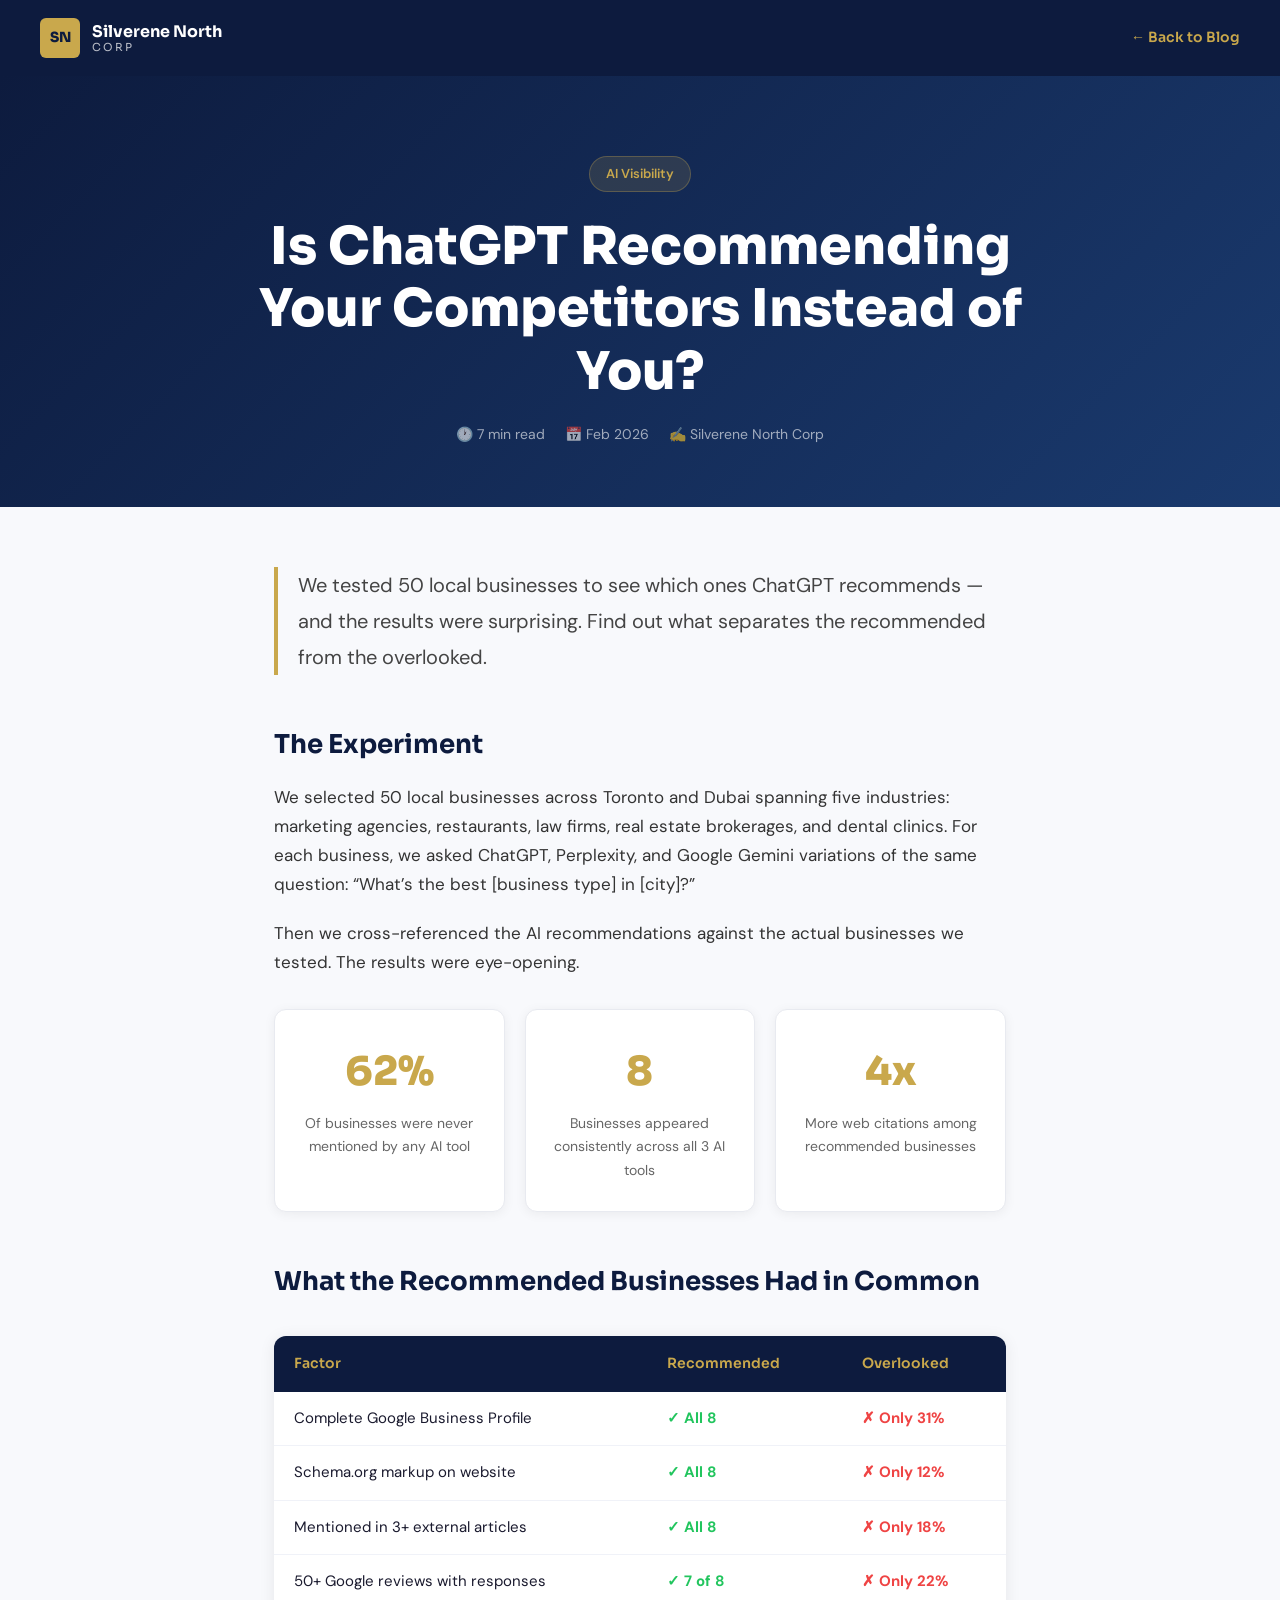
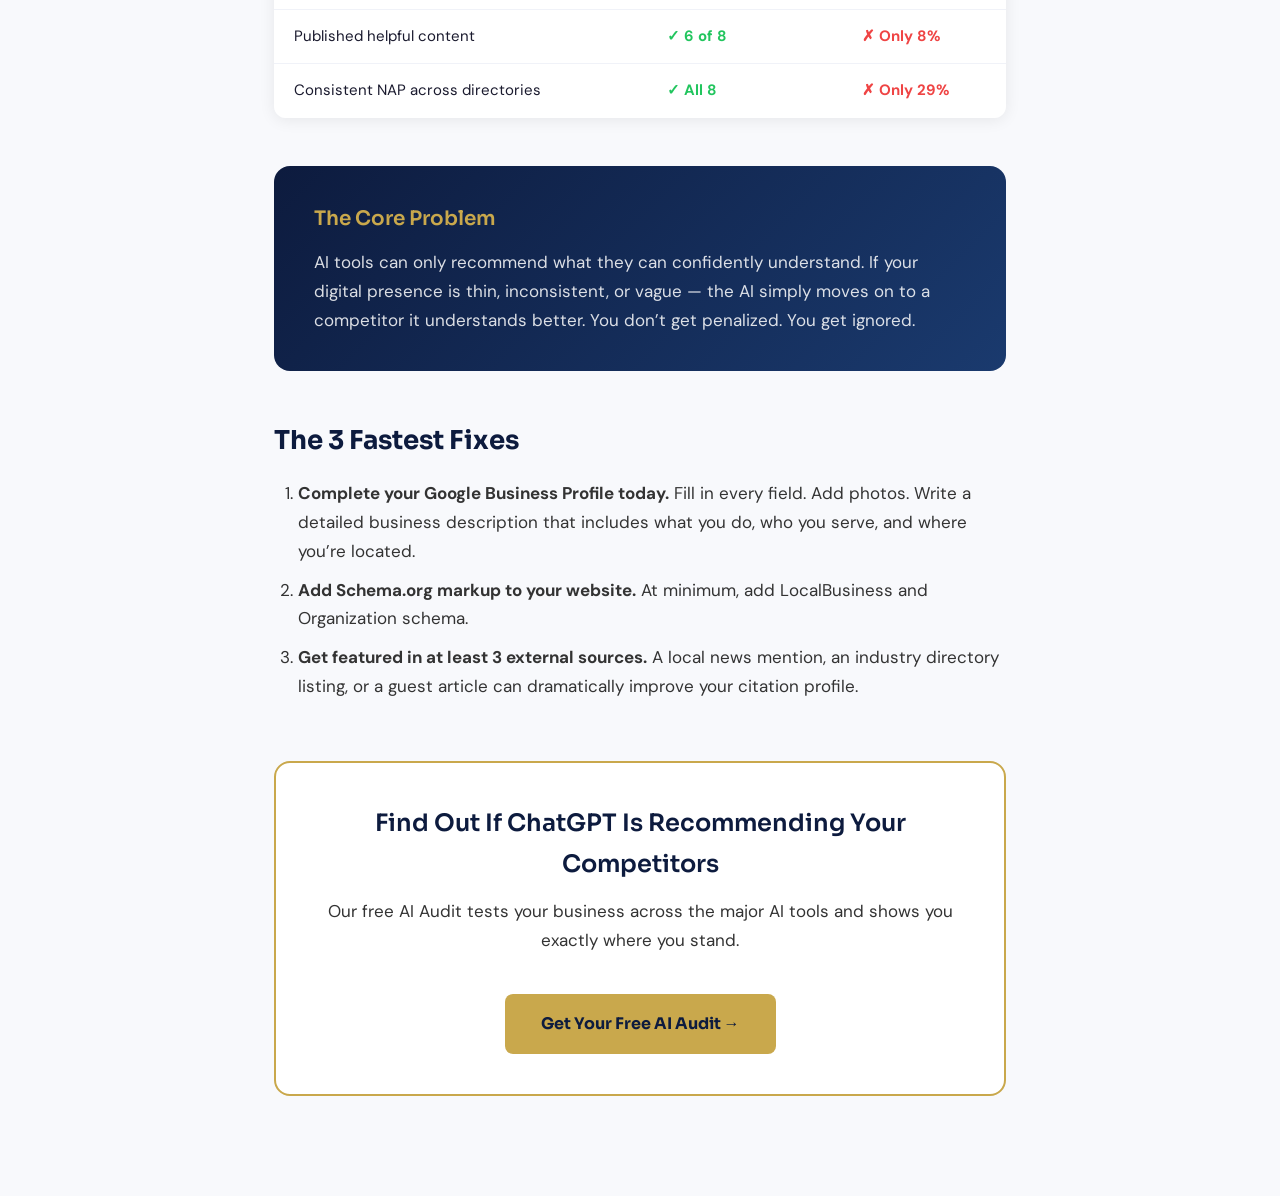
<file: chatgpt-recommends-competitors.html>
<!doctype html>
<html lang="en">
<head>
  <meta charset="UTF-8" />
  <meta name="viewport" content="width=device-width, initial-scale=1.0" />
  <title>Is ChatGPT Recommending Your Competitors Instead of You? | Silverene North Corp</title>
  <meta name="description" content="We tested 50 local businesses to see which ones ChatGPT recommends — and the results were surprising." />
  <link rel="preconnect" href="https://fonts.googleapis.com" />
  <link rel="preconnect" href="https://fonts.gstatic.com" crossorigin />
  <link href="https://fonts.googleapis.com/css2?family=Sora:wght@400;500;600;700;800&family=DM+Sans:ital,opsz,wght@0,9..40,400;0,9..40,500;0,9..40,600;1,9..40,400&display=swap" rel="stylesheet" />
  <style>
    *, *::before, *::after { box-sizing: border-box; margin: 0; padding: 0; }
    body { font-family: 'DM Sans', sans-serif; background: #f8f9fc; color: #1a1a2e; line-height: 1.7; }
    a { color: inherit; text-decoration: none; }
    .nav { background: #0d1b3e; padding: 18px 40px; display: flex; align-items: center; justify-content: space-between; position: sticky; top: 0; z-index: 100; }
    .nav-logo { display: flex; align-items: center; gap: 12px; }
    .nav-logo-box { width: 40px; height: 40px; background: #c9a84c; border-radius: 6px; display: flex; align-items: center; justify-content: center; font-family: 'Sora', sans-serif; font-weight: 800; color: #0d1b3e; font-size: 14px; }
    .nav-logo-text { color: #fff; font-family: 'Sora', sans-serif; font-weight: 700; font-size: 16px; line-height: 1.2; }
    .nav-logo-text span { display: block; font-size: 11px; font-weight: 400; opacity: 0.7; letter-spacing: 2px; text-transform: uppercase; }
    .nav-back { color: #c9a84c; font-family: 'Sora', sans-serif; font-size: 14px; font-weight: 600; display: flex; align-items: center; gap: 6px; }
    .hero { background: linear-gradient(135deg, #0d1b3e 0%, #1a3a6e 100%); padding: 80px 40px 60px; text-align: center; }
    .hero-tag { display: inline-block; background: rgba(201,168,76,0.15); color: #c9a84c; border: 1px solid rgba(201,168,76,0.3); padding: 6px 16px; border-radius: 20px; font-size: 13px; font-weight: 600; margin-bottom: 24px; }
    .hero h1 { font-family: 'Sora', sans-serif; font-size: clamp(28px, 5vw, 52px); font-weight: 800; color: #fff; max-width: 800px; margin: 0 auto 20px; line-height: 1.2; }
    .hero-meta { color: rgba(255,255,255,0.6); font-size: 14px; display: flex; align-items: center; justify-content: center; gap: 20px; }
    .article-wrap { max-width: 780px; margin: 0 auto; padding: 60px 24px 100px; }
    .article-intro { font-size: 20px; color: #444; margin-bottom: 40px; line-height: 1.8; border-left: 4px solid #c9a84c; padding-left: 20px; }
    h2 { font-family: 'Sora', sans-serif; font-size: 26px; font-weight: 700; color: #0d1b3e; margin: 48px 0 16px; }
    h3 { font-family: 'Sora', sans-serif; font-size: 20px; font-weight: 600; color: #0d1b3e; margin: 32px 0 12px; }
    p { font-size: 17px; color: #333; margin-bottom: 20px; }
    ul, ol { margin: 16px 0 24px 24px; }
    li { font-size: 17px; color: #333; margin-bottom: 10px; }
    .callout { background: linear-gradient(135deg, #0d1b3e, #1a3a6e); color: #fff; border-radius: 16px; padding: 36px 40px; margin: 48px 0; }
    .callout h3 { color: #c9a84c; margin-top: 0; }
    .callout p { color: rgba(255,255,255,0.85); margin-bottom: 0; }
    .comparison-table { width: 100%; border-collapse: collapse; margin: 32px 0; border-radius: 12px; overflow: hidden; box-shadow: 0 2px 16px rgba(0,0,0,0.08); }
    .comparison-table th { background: #0d1b3e; color: #c9a84c; padding: 16px 20px; text-align: left; font-family: 'Sora', sans-serif; font-size: 14px; font-weight: 600; }
    .comparison-table td { padding: 14px 20px; font-size: 15px; border-bottom: 1px solid #f0f2f8; background: #fff; }
    .comparison-table tr:last-child td { border-bottom: none; }
    .tag-yes { color: #22c55e; font-weight: 700; }
    .tag-no { color: #ef4444; font-weight: 700; }
    .stat-grid { display: grid; grid-template-columns: repeat(auto-fit, minmax(200px, 1fr)); gap: 20px; margin: 32px 0; }
    .stat-card { background: #fff; border: 1px solid #e8eaf0; border-radius: 12px; padding: 28px 24px; text-align: center; box-shadow: 0 2px 12px rgba(0,0,0,0.06); }
    .stat-card .number { font-family: 'Sora', sans-serif; font-size: 40px; font-weight: 800; color: #c9a84c; }
    .stat-card .label { font-size: 14px; color: #666; margin-top: 6px; }
    .cta-section { background: #fff; border: 2px solid #c9a84c; border-radius: 16px; padding: 40px; text-align: center; margin-top: 60px; }
    .cta-section h3 { margin-top: 0; font-size: 24px; }
    .cta-btn { display: inline-block; background: #c9a84c; color: #0d1b3e; font-family: 'Sora', sans-serif; font-weight: 700; padding: 16px 36px; border-radius: 8px; margin-top: 20px; font-size: 16px; }
  </style>
</head>
<body>
<nav class="nav">
  <a href="/" class="nav-logo"><div class="nav-logo-box">SN</div><div class="nav-logo-text">Silverene North<span>Corp</span></div></a>
  <a href="/#blog" class="nav-back">← Back to Blog</a>
</nav>
<div class="hero">
  <div class="hero-tag">AI Visibility</div>
  <h1>Is ChatGPT Recommending Your Competitors Instead of You?</h1>
  <div class="hero-meta"><span>🕐 7 min read</span><span>📅 Feb 2026</span><span>✍️ Silverene North Corp</span></div>
</div>
<div class="article-wrap">
  <p class="article-intro">We tested 50 local businesses to see which ones ChatGPT recommends — and the results were surprising. Find out what separates the recommended from the overlooked.</p>
  <h2>The Experiment</h2>
  <p>We selected 50 local businesses across Toronto and Dubai spanning five industries: marketing agencies, restaurants, law firms, real estate brokerages, and dental clinics. For each business, we asked ChatGPT, Perplexity, and Google Gemini variations of the same question: “What’s the best [business type] in [city]?”</p>
  <p>Then we cross-referenced the AI recommendations against the actual businesses we tested. The results were eye-opening.</p>
  <div class="stat-grid">
    <div class="stat-card"><div class="number">62%</div><div class="label">Of businesses were never mentioned by any AI tool</div></div>
    <div class="stat-card"><div class="number">8</div><div class="label">Businesses appeared consistently across all 3 AI tools</div></div>
    <div class="stat-card"><div class="number">4x</div><div class="label">More web citations among recommended businesses</div></div>
  </div>
  <h2>What the Recommended Businesses Had in Common</h2>
  <table class="comparison-table">
    <thead><tr><th>Factor</th><th>Recommended</th><th>Overlooked</th></tr></thead>
    <tbody>
      <tr><td>Complete Google Business Profile</td><td class="tag-yes">✓ All 8</td><td class="tag-no">✗ Only 31%</td></tr>
      <tr><td>Schema.org markup on website</td><td class="tag-yes">✓ All 8</td><td class="tag-no">✗ Only 12%</td></tr>
      <tr><td>Mentioned in 3+ external articles</td><td class="tag-yes">✓ All 8</td><td class="tag-no">✗ Only 18%</td></tr>
      <tr><td>50+ Google reviews with responses</td><td class="tag-yes">✓ 7 of 8</td><td class="tag-no">✗ Only 22%</td></tr>
      <tr><td>Published helpful content</td><td class="tag-yes">✓ 6 of 8</td><td class="tag-no">✗ Only 8%</td></tr>
      <tr><td>Consistent NAP across directories</td><td class="tag-yes">✓ All 8</td><td class="tag-no">✗ Only 29%</td></tr>
    </tbody>
  </table>
  <div class="callout">
    <h3>The Core Problem</h3>
    <p>AI tools can only recommend what they can confidently understand. If your digital presence is thin, inconsistent, or vague — the AI simply moves on to a competitor it understands better. You don’t get penalized. You get ignored.</p>
  </div>
  <h2>The 3 Fastest Fixes</h2>
  <ol>
    <li><strong>Complete your Google Business Profile today.</strong> Fill in every field. Add photos. Write a detailed business description that includes what you do, who you serve, and where you’re located.</li>
    <li><strong>Add Schema.org markup to your website.</strong> At minimum, add LocalBusiness and Organization schema.</li>
    <li><strong>Get featured in at least 3 external sources.</strong> A local news mention, an industry directory listing, or a guest article can dramatically improve your citation profile.</li>
  </ol>
  <div class="cta-section">
    <h3>Find Out If ChatGPT Is Recommending Your Competitors</h3>
    <p>Our free AI Audit tests your business across the major AI tools and shows you exactly where you stand.</p>
    <a href="/#contact" class="cta-btn">Get Your Free AI Audit →</a>
  </div>
</div>
</body>
</html>
</file>
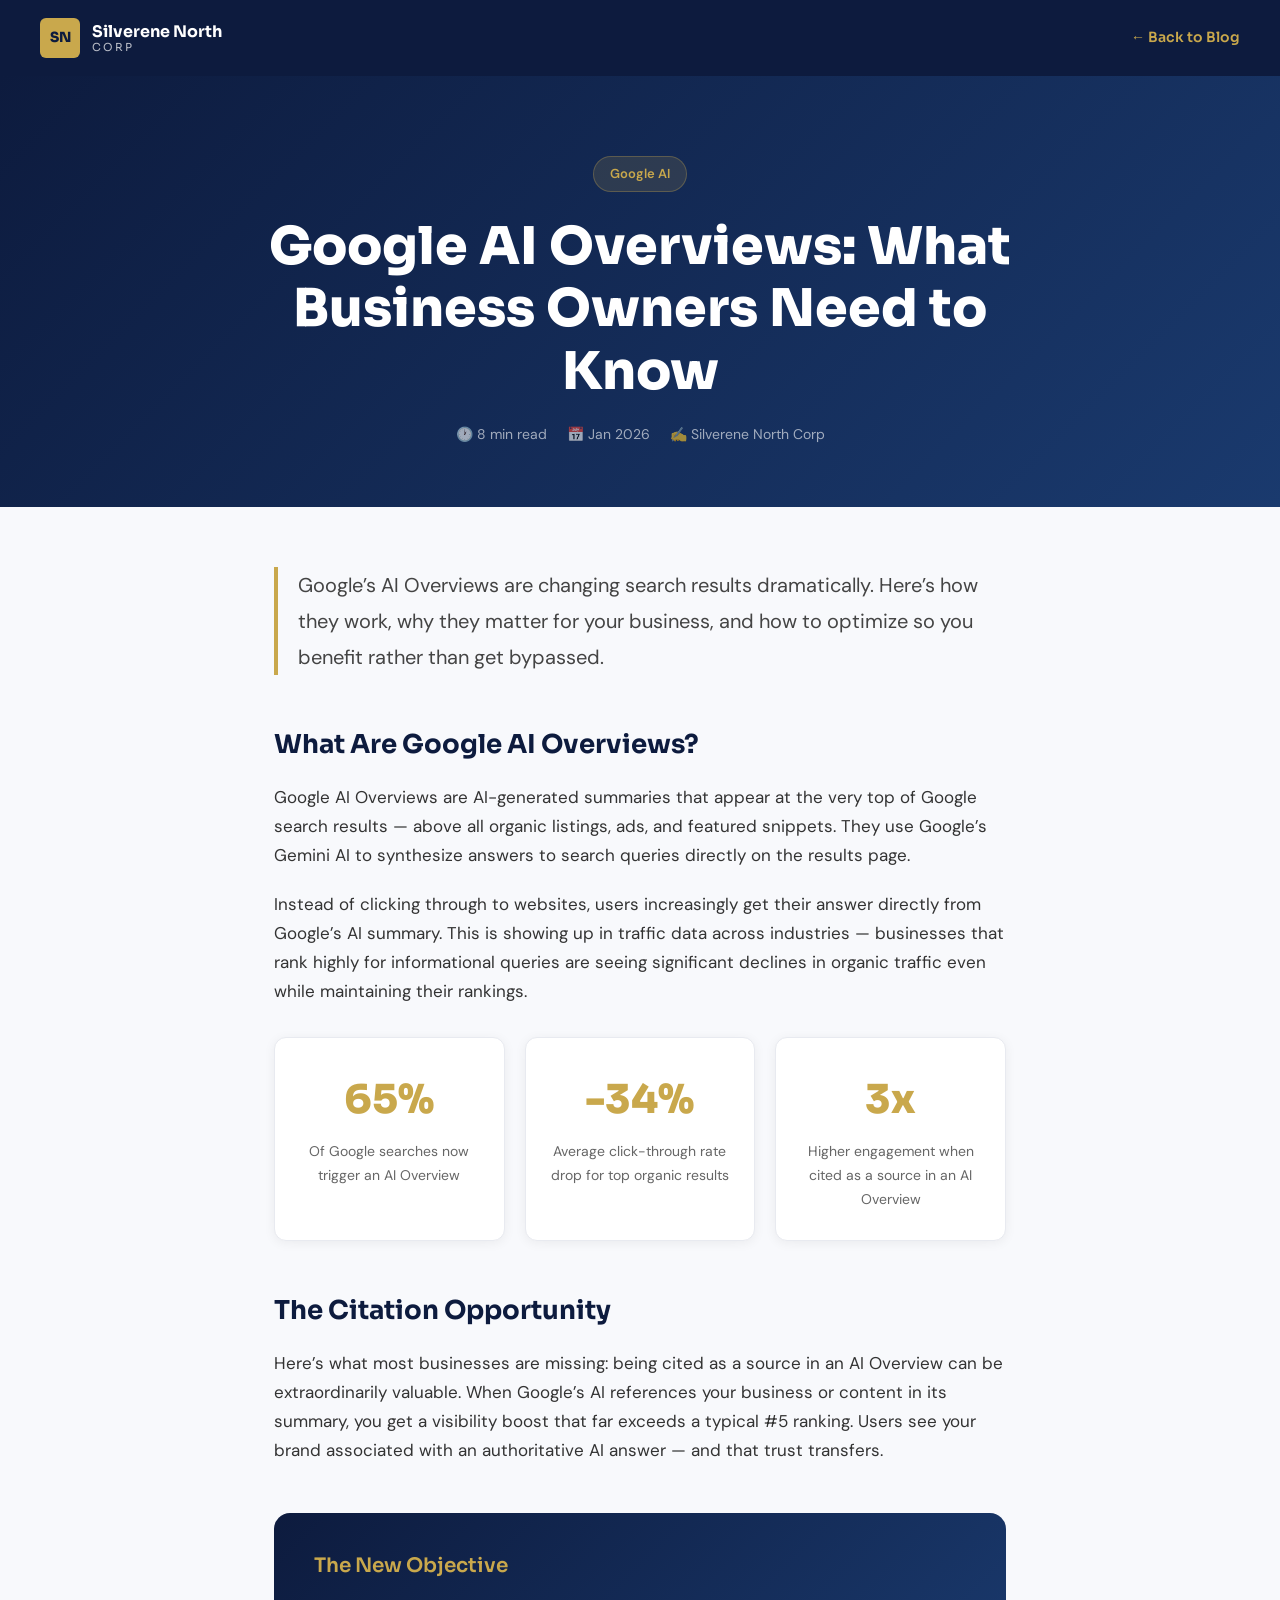
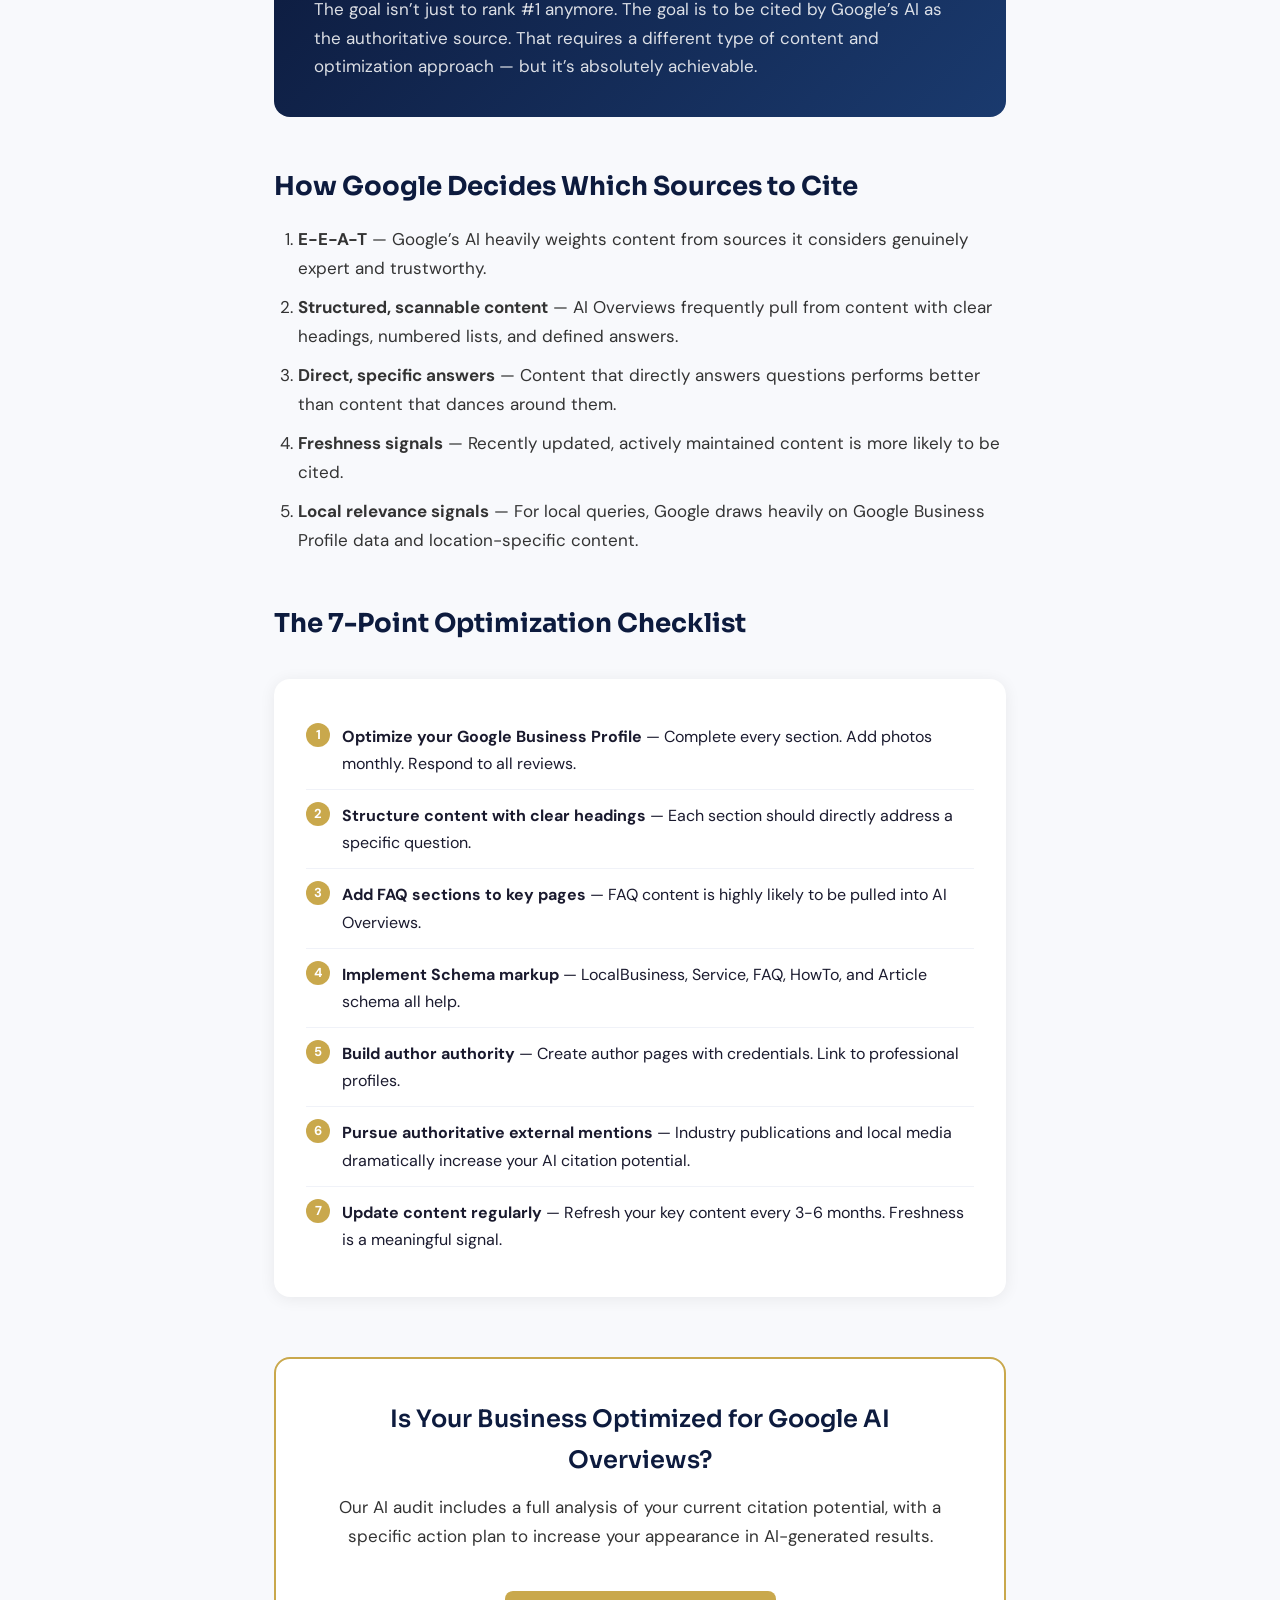
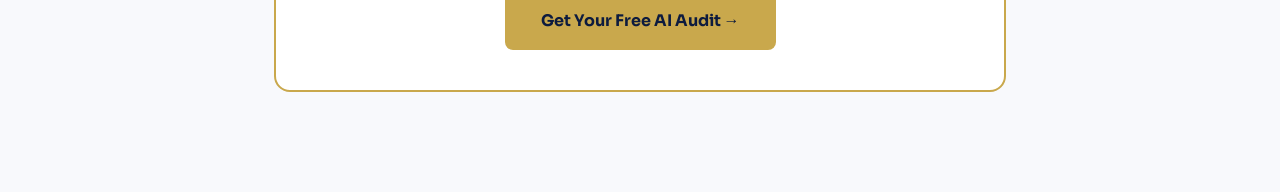
<file: google-ai-overviews.html>
<!doctype html>
<html lang="en">
<head>
  <meta charset="UTF-8" />
  <meta name="viewport" content="width=device-width, initial-scale=1.0" />
  <title>Google AI Overviews: What Business Owners Need to Know | Silverene North Corp</title>
  <meta name="description" content="Google's AI Overviews are changing search results dramatically. Here's how they work and how to optimize for them." />
  <link rel="preconnect" href="https://fonts.googleapis.com" />
  <link rel="preconnect" href="https://fonts.gstatic.com" crossorigin />
  <link href="https://fonts.googleapis.com/css2?family=Sora:wght@400;500;600;700;800&family=DM+Sans:ital,opsz,wght@0,9..40,400;0,9..40,500;0,9..40,600;1,9..40,400&display=swap" rel="stylesheet" />
  <style>
    *, *::before, *::after { box-sizing: border-box; margin: 0; padding: 0; }
    body { font-family: 'DM Sans', sans-serif; background: #f8f9fc; color: #1a1a2e; line-height: 1.7; }
    a { color: inherit; text-decoration: none; }
    .nav { background: #0d1b3e; padding: 18px 40px; display: flex; align-items: center; justify-content: space-between; position: sticky; top: 0; z-index: 100; }
    .nav-logo { display: flex; align-items: center; gap: 12px; }
    .nav-logo-box { width: 40px; height: 40px; background: #c9a84c; border-radius: 6px; display: flex; align-items: center; justify-content: center; font-family: 'Sora', sans-serif; font-weight: 800; color: #0d1b3e; font-size: 14px; }
    .nav-logo-text { color: #fff; font-family: 'Sora', sans-serif; font-weight: 700; font-size: 16px; line-height: 1.2; }
    .nav-logo-text span { display: block; font-size: 11px; font-weight: 400; opacity: 0.7; letter-spacing: 2px; text-transform: uppercase; }
    .nav-back { color: #c9a84c; font-family: 'Sora', sans-serif; font-size: 14px; font-weight: 600; display: flex; align-items: center; gap: 6px; }
    .hero { background: linear-gradient(135deg, #0d1b3e 0%, #1a3a6e 100%); padding: 80px 40px 60px; text-align: center; }
    .hero-tag { display: inline-block; background: rgba(201,168,76,0.15); color: #c9a84c; border: 1px solid rgba(201,168,76,0.3); padding: 6px 16px; border-radius: 20px; font-size: 13px; font-weight: 600; margin-bottom: 24px; }
    .hero h1 { font-family: 'Sora', sans-serif; font-size: clamp(28px, 5vw, 52px); font-weight: 800; color: #fff; max-width: 800px; margin: 0 auto 20px; line-height: 1.2; }
    .hero-meta { color: rgba(255,255,255,0.6); font-size: 14px; display: flex; align-items: center; justify-content: center; gap: 20px; }
    .article-wrap { max-width: 780px; margin: 0 auto; padding: 60px 24px 100px; }
    .article-intro { font-size: 20px; color: #444; margin-bottom: 40px; line-height: 1.8; border-left: 4px solid #c9a84c; padding-left: 20px; }
    h2 { font-family: 'Sora', sans-serif; font-size: 26px; font-weight: 700; color: #0d1b3e; margin: 48px 0 16px; }
    h3 { font-family: 'Sora', sans-serif; font-size: 20px; font-weight: 600; color: #0d1b3e; margin: 32px 0 12px; }
    p { font-size: 17px; color: #333; margin-bottom: 20px; }
    ul, ol { margin: 16px 0 24px 24px; }
    li { font-size: 17px; color: #333; margin-bottom: 10px; }
    .callout { background: linear-gradient(135deg, #0d1b3e, #1a3a6e); color: #fff; border-radius: 16px; padding: 36px 40px; margin: 48px 0; }
    .callout h3 { color: #c9a84c; margin-top: 0; }
    .callout p { color: rgba(255,255,255,0.85); margin-bottom: 0; }
    .stat-grid { display: grid; grid-template-columns: repeat(auto-fit, minmax(200px, 1fr)); gap: 20px; margin: 32px 0; }
    .stat-card { background: #fff; border: 1px solid #e8eaf0; border-radius: 12px; padding: 28px 24px; text-align: center; box-shadow: 0 2px 12px rgba(0,0,0,0.06); }
    .stat-card .number { font-family: 'Sora', sans-serif; font-size: 40px; font-weight: 800; color: #c9a84c; }
    .stat-card .label { font-size: 14px; color: #666; margin-top: 6px; }
    .checklist { background: #fff; border-radius: 16px; padding: 32px; box-shadow: 0 2px 16px rgba(0,0,0,0.07); margin: 32px 0; }
    .checklist-item { display: flex; align-items: flex-start; gap: 12px; padding: 12px 0; border-bottom: 1px solid #f0f2f8; }
    .checklist-item:last-child { border-bottom: none; }
    .check { width: 24px; height: 24px; background: #c9a84c; border-radius: 50%; display: flex; align-items: center; justify-content: center; flex-shrink: 0; color: #fff; font-size: 13px; font-weight: 700; }
    .cta-section { background: #fff; border: 2px solid #c9a84c; border-radius: 16px; padding: 40px; text-align: center; margin-top: 60px; }
    .cta-section h3 { margin-top: 0; font-size: 24px; }
    .cta-btn { display: inline-block; background: #c9a84c; color: #0d1b3e; font-family: 'Sora', sans-serif; font-weight: 700; padding: 16px 36px; border-radius: 8px; margin-top: 20px; font-size: 16px; }
  </style>
</head>
<body>
<nav class="nav">
  <a href="/" class="nav-logo"><div class="nav-logo-box">SN</div><div class="nav-logo-text">Silverene North<span>Corp</span></div></a>
  <a href="/#blog" class="nav-back">← Back to Blog</a>
</nav>
<div class="hero">
  <div class="hero-tag">Google AI</div>
  <h1>Google AI Overviews: What Business Owners Need to Know</h1>
  <div class="hero-meta"><span>🕐 8 min read</span><span>📅 Jan 2026</span><span>✍️ Silverene North Corp</span></div>
</div>
<div class="article-wrap">
  <p class="article-intro">Google’s AI Overviews are changing search results dramatically. Here’s how they work, why they matter for your business, and how to optimize so you benefit rather than get bypassed.</p>
  <h2>What Are Google AI Overviews?</h2>
  <p>Google AI Overviews are AI-generated summaries that appear at the very top of Google search results — above all organic listings, ads, and featured snippets. They use Google’s Gemini AI to synthesize answers to search queries directly on the results page.</p>
  <p>Instead of clicking through to websites, users increasingly get their answer directly from Google’s AI summary. This is showing up in traffic data across industries — businesses that rank highly for informational queries are seeing significant declines in organic traffic even while maintaining their rankings.</p>
  <div class="stat-grid">
    <div class="stat-card"><div class="number">65%</div><div class="label">Of Google searches now trigger an AI Overview</div></div>
    <div class="stat-card"><div class="number">-34%</div><div class="label">Average click-through rate drop for top organic results</div></div>
    <div class="stat-card"><div class="number">3x</div><div class="label">Higher engagement when cited as a source in an AI Overview</div></div>
  </div>
  <h2>The Citation Opportunity</h2>
  <p>Here’s what most businesses are missing: being cited as a source in an AI Overview can be extraordinarily valuable. When Google’s AI references your business or content in its summary, you get a visibility boost that far exceeds a typical #5 ranking. Users see your brand associated with an authoritative AI answer — and that trust transfers.</p>
  <div class="callout">
    <h3>The New Objective</h3>
    <p>The goal isn’t just to rank #1 anymore. The goal is to be cited by Google’s AI as the authoritative source. That requires a different type of content and optimization approach — but it’s absolutely achievable.</p>
  </div>
  <h2>How Google Decides Which Sources to Cite</h2>
  <ol>
    <li><strong>E-E-A-T</strong> — Google’s AI heavily weights content from sources it considers genuinely expert and trustworthy.</li>
    <li><strong>Structured, scannable content</strong> — AI Overviews frequently pull from content with clear headings, numbered lists, and defined answers.</li>
    <li><strong>Direct, specific answers</strong> — Content that directly answers questions performs better than content that dances around them.</li>
    <li><strong>Freshness signals</strong> — Recently updated, actively maintained content is more likely to be cited.</li>
    <li><strong>Local relevance signals</strong> — For local queries, Google draws heavily on Google Business Profile data and location-specific content.</li>
  </ol>
  <h2>The 7-Point Optimization Checklist</h2>
  <div class="checklist">
    <div class="checklist-item"><div class="check">1</div><div><strong>Optimize your Google Business Profile</strong> — Complete every section. Add photos monthly. Respond to all reviews.</div></div>
    <div class="checklist-item"><div class="check">2</div><div><strong>Structure content with clear headings</strong> — Each section should directly address a specific question.</div></div>
    <div class="checklist-item"><div class="check">3</div><div><strong>Add FAQ sections to key pages</strong> — FAQ content is highly likely to be pulled into AI Overviews.</div></div>
    <div class="checklist-item"><div class="check">4</div><div><strong>Implement Schema markup</strong> — LocalBusiness, Service, FAQ, HowTo, and Article schema all help.</div></div>
    <div class="checklist-item"><div class="check">5</div><div><strong>Build author authority</strong> — Create author pages with credentials. Link to professional profiles.</div></div>
    <div class="checklist-item"><div class="check">6</div><div><strong>Pursue authoritative external mentions</strong> — Industry publications and local media dramatically increase your AI citation potential.</div></div>
    <div class="checklist-item"><div class="check">7</div><div><strong>Update content regularly</strong> — Refresh your key content every 3-6 months. Freshness is a meaningful signal.</div></div>
  </div>
  <div class="cta-section">
    <h3>Is Your Business Optimized for Google AI Overviews?</h3>
    <p>Our AI audit includes a full analysis of your current citation potential, with a specific action plan to increase your appearance in AI-generated results.</p>
    <a href="/#contact" class="cta-btn">Get Your Free AI Audit →</a>
  </div>
</div>
</body>
</html>
</file>
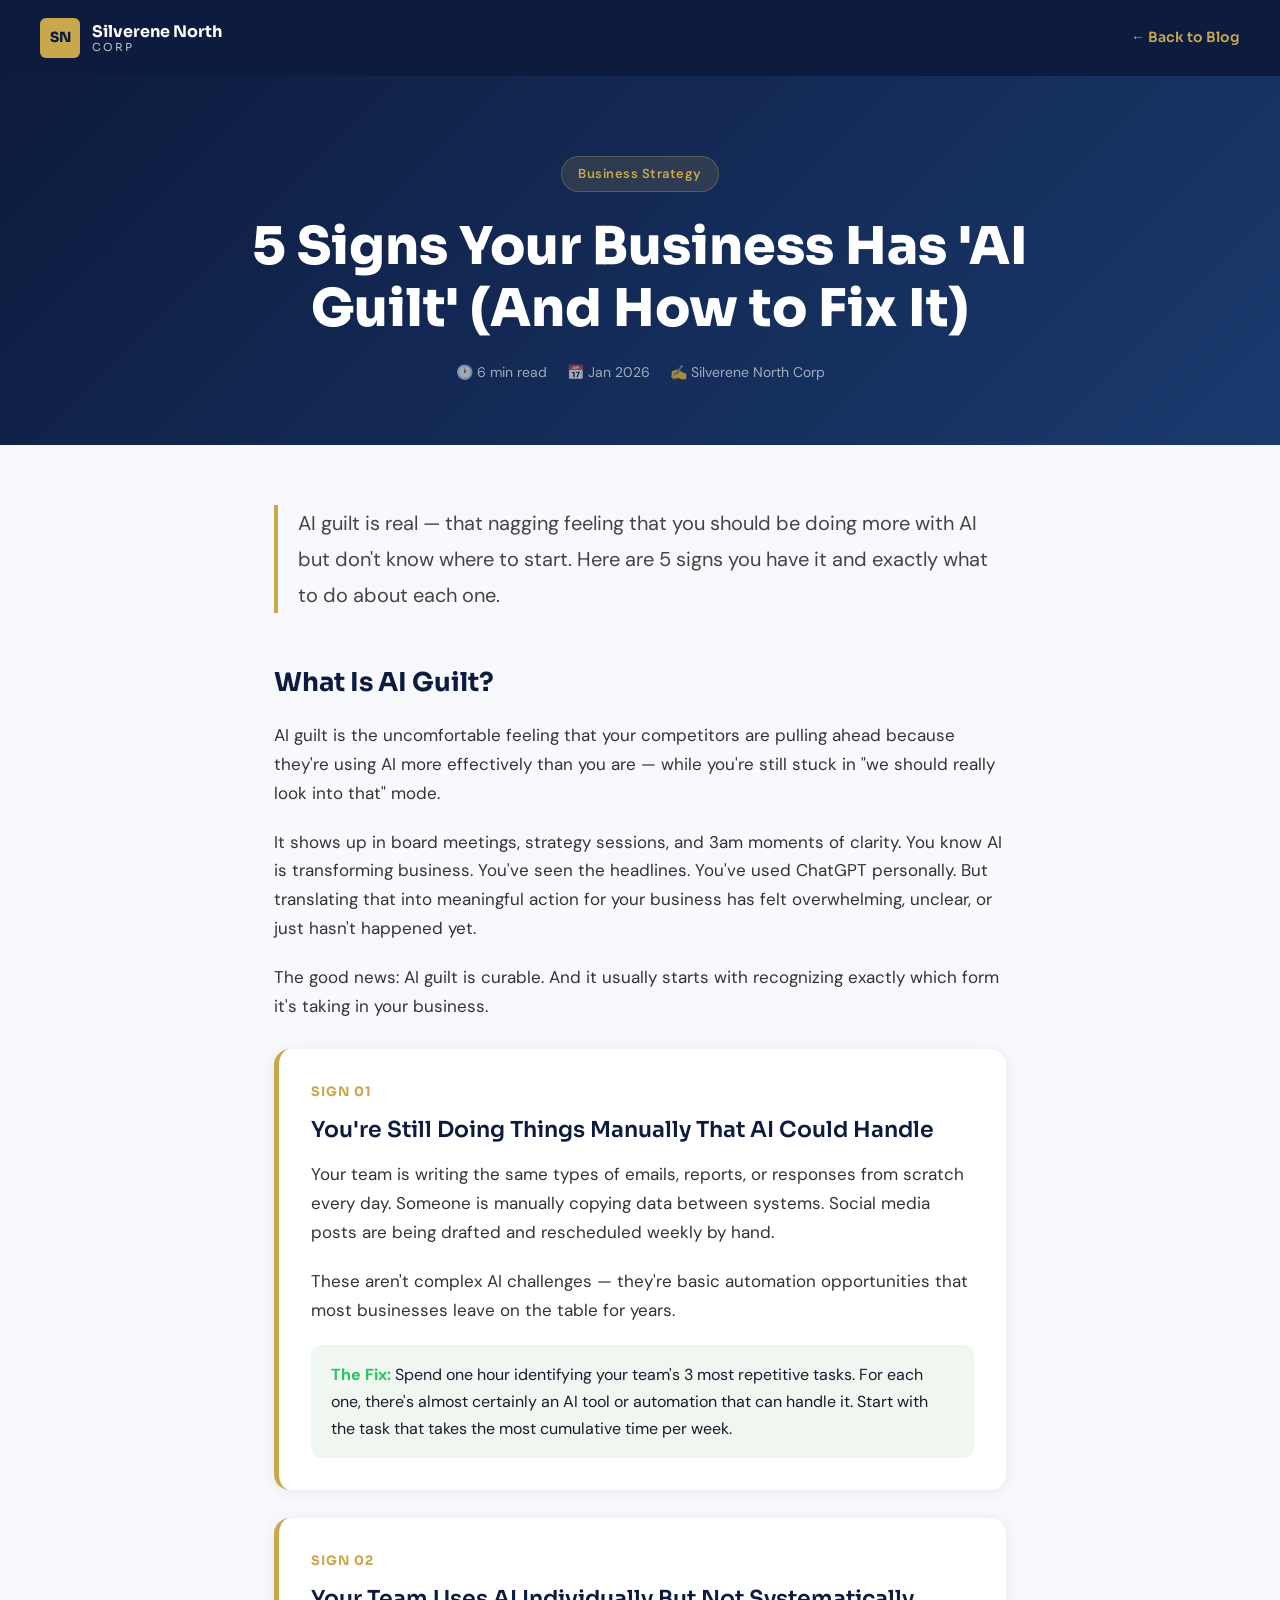
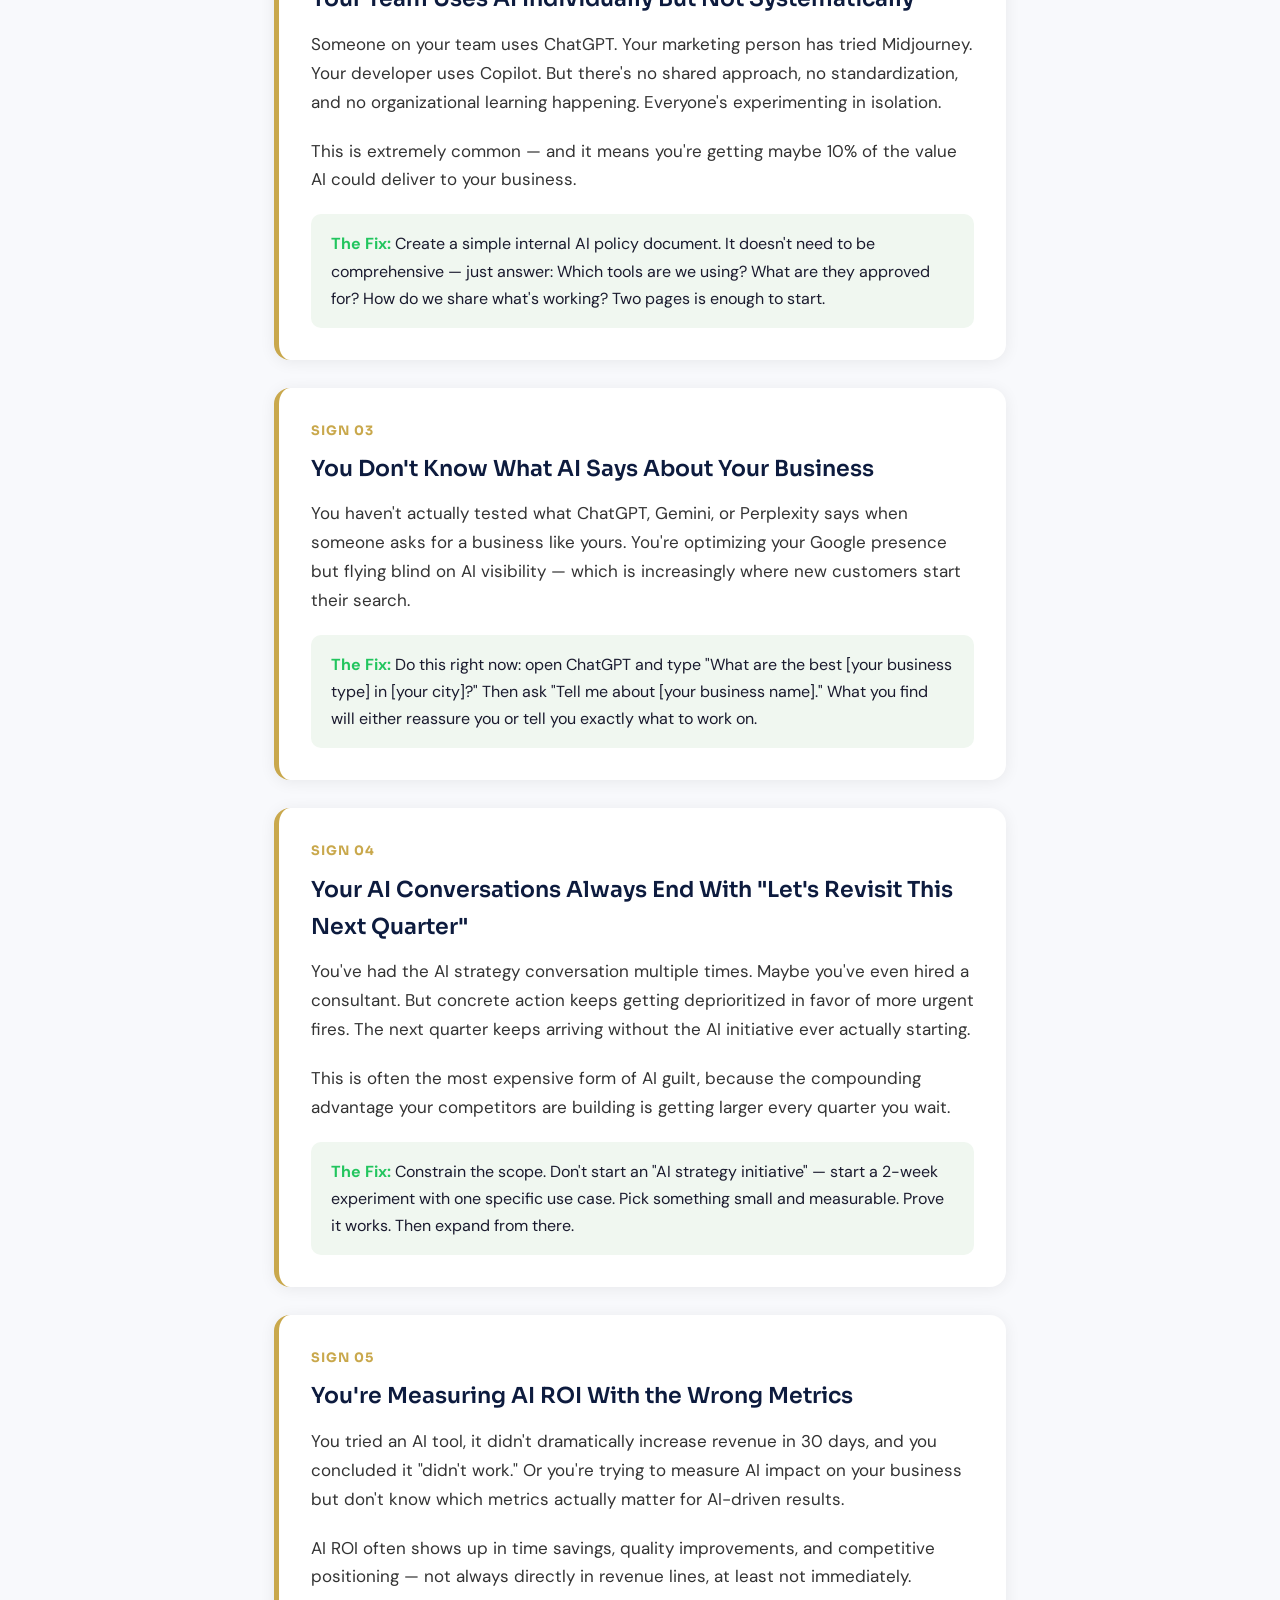
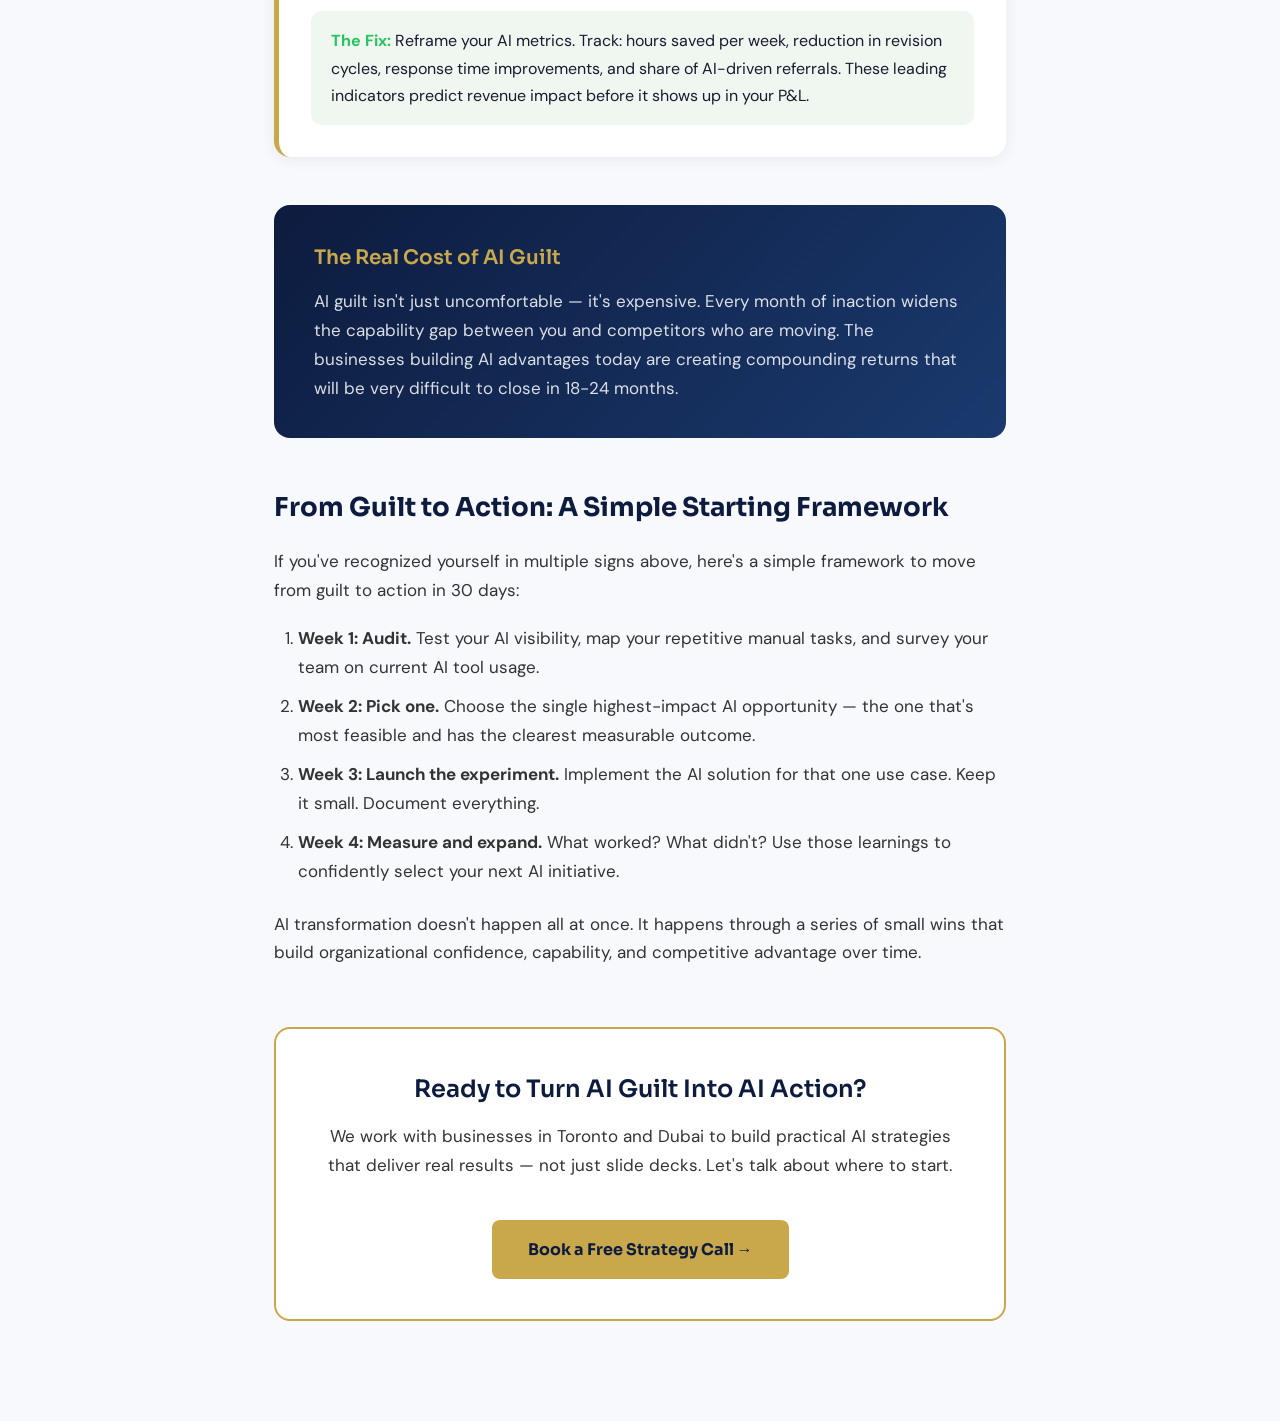
<file: blog/ai-guilt.html>
<!doctype html>
<html lang="en">
<head>
  <meta charset="UTF-8" />
  <meta name="viewport" content="width=device-width, initial-scale=1.0" />
  <title>5 Signs Your Business Has 'AI Guilt' (And How to Fix It) | Silverene North Corp</title>
  <meta name="description" content="AI guilt is real — that nagging feeling that you should be doing more with AI but don't know where to start. Here are 5 signs you have it and exactly how to fix it." />
  <link rel="preconnect" href="https://fonts.googleapis.com" />
  <link rel="preconnect" href="https://fonts.gstatic.com" crossorigin />
  <link href="https://fonts.googleapis.com/css2?family=Sora:wght@400;500;600;700;800&family=DM+Sans:ital,opsz,wght@0,9..40,400;0,9..40,500;0,9..40,600;1,9..40,400&display=swap" rel="stylesheet" />
  <style>
    *, *::before, *::after { box-sizing: border-box; margin: 0; padding: 0; }
    body { font-family: 'DM Sans', sans-serif; background: #f8f9fc; color: #1a1a2e; line-height: 1.7; }
    a { color: inherit; text-decoration: none; }
    .nav { background: #0d1b3e; padding: 18px 40px; display: flex; align-items: center; justify-content: space-between; position: sticky; top: 0; z-index: 100; }
    .nav-logo { display: flex; align-items: center; gap: 12px; }
    .nav-logo-box { width: 40px; height: 40px; background: #c9a84c; border-radius: 6px; display: flex; align-items: center; justify-content: center; font-family: 'Sora', sans-serif; font-weight: 800; color: #0d1b3e; font-size: 14px; }
    .nav-logo-text { color: #fff; font-family: 'Sora', sans-serif; font-weight: 700; font-size: 16px; line-height: 1.2; }
    .nav-logo-text span { display: block; font-size: 11px; font-weight: 400; opacity: 0.7; letter-spacing: 2px; text-transform: uppercase; }
    .nav-back { color: #c9a84c; font-family: 'Sora', sans-serif; font-size: 14px; font-weight: 600; display: flex; align-items: center; gap: 6px; transition: opacity 0.2s; }
    .nav-back:hover { opacity: 0.8; }
    .hero { background: linear-gradient(135deg, #0d1b3e 0%, #1a3a6e 100%); padding: 80px 40px 60px; text-align: center; }
    .hero-tag { display: inline-block; background: rgba(201,168,76,0.15); color: #c9a84c; border: 1px solid rgba(201,168,76,0.3); padding: 6px 16px; border-radius: 20px; font-size: 13px; font-weight: 600; letter-spacing: 0.5px; margin-bottom: 24px; }
    .hero h1 { font-family: 'Sora', sans-serif; font-size: clamp(28px, 5vw, 52px); font-weight: 800; color: #fff; max-width: 800px; margin: 0 auto 20px; line-height: 1.2; }
    .hero-meta { color: rgba(255,255,255,0.6); font-size: 14px; display: flex; align-items: center; justify-content: center; gap: 20px; }
    .article-wrap { max-width: 780px; margin: 0 auto; padding: 60px 24px 100px; }
    .article-intro { font-size: 20px; color: #444; margin-bottom: 40px; line-height: 1.8; border-left: 4px solid #c9a84c; padding-left: 20px; }
    h2 { font-family: 'Sora', sans-serif; font-size: 26px; font-weight: 700; color: #0d1b3e; margin: 48px 0 16px; }
    h3 { font-family: 'Sora', sans-serif; font-size: 20px; font-weight: 600; color: #0d1b3e; margin: 32px 0 12px; }
    p { font-size: 17px; color: #333; margin-bottom: 20px; }
    ul, ol { margin: 16px 0 24px 24px; }
    li { font-size: 17px; color: #333; margin-bottom: 10px; }
    .sign-card { background: #fff; border-radius: 16px; padding: 32px; margin: 28px 0; box-shadow: 0 2px 16px rgba(0,0,0,0.07); border-left: 5px solid #c9a84c; }
    .sign-card .sign-num { font-family: 'Sora', sans-serif; font-size: 13px; font-weight: 700; color: #c9a84c; letter-spacing: 1px; text-transform: uppercase; margin-bottom: 8px; }
    .sign-card h3 { margin-top: 0; font-size: 22px; }
    .sign-card .fix { background: #f0f7f0; border-radius: 10px; padding: 16px 20px; margin-top: 16px; }
    .sign-card .fix strong { color: #22c55e; }
    .callout { background: linear-gradient(135deg, #0d1b3e, #1a3a6e); color: #fff; border-radius: 16px; padding: 36px 40px; margin: 48px 0; }
    .callout h3 { color: #c9a84c; margin-top: 0; }
    .callout p { color: rgba(255,255,255,0.85); margin-bottom: 0; }
    .cta-section { background: #fff; border: 2px solid #c9a84c; border-radius: 16px; padding: 40px; text-align: center; margin-top: 60px; }
    .cta-section h3 { margin-top: 0; font-size: 24px; }
    .cta-btn { display: inline-block; background: #c9a84c; color: #0d1b3e; font-family: 'Sora', sans-serif; font-weight: 700; padding: 16px 36px; border-radius: 8px; margin-top: 20px; font-size: 16px; transition: transform 0.2s, box-shadow 0.2s; }
    .cta-btn:hover { transform: translateY(-2px); box-shadow: 0 8px 24px rgba(201,168,76,0.4); }
  </style>
</head>
<body>

<nav class="nav">
  <a href="/" class="nav-logo">
    <div class="nav-logo-box">SN</div>
    <div class="nav-logo-text">Silverene North<span>Corp</span></div>
  </a>
  <a href="/#blog" class="nav-back">← Back to Blog</a>
</nav>

<div class="hero">
  <div class="hero-tag">Business Strategy</div>
  <h1>5 Signs Your Business Has 'AI Guilt' (And How to Fix It)</h1>
  <div class="hero-meta">
    <span>🕐 6 min read</span>
    <span>📅 Jan 2026</span>
    <span>✍️ Silverene North Corp</span>
  </div>
</div>

<div class="article-wrap">

  <p class="article-intro">AI guilt is real — that nagging feeling that you should be doing more with AI but don't know where to start. Here are 5 signs you have it and exactly what to do about each one.</p>

  <h2>What Is AI Guilt?</h2>
  <p>AI guilt is the uncomfortable feeling that your competitors are pulling ahead because they're using AI more effectively than you are — while you're still stuck in "we should really look into that" mode.</p>
  <p>It shows up in board meetings, strategy sessions, and 3am moments of clarity. You know AI is transforming business. You've seen the headlines. You've used ChatGPT personally. But translating that into meaningful action for your business has felt overwhelming, unclear, or just hasn't happened yet.</p>
  <p>The good news: AI guilt is curable. And it usually starts with recognizing exactly which form it's taking in your business.</p>

  <div class="sign-card">
    <div class="sign-num">Sign 01</div>
    <h3>You're Still Doing Things Manually That AI Could Handle</h3>
    <p>Your team is writing the same types of emails, reports, or responses from scratch every day. Someone is manually copying data between systems. Social media posts are being drafted and rescheduled weekly by hand.</p>
    <p>These aren't complex AI challenges — they're basic automation opportunities that most businesses leave on the table for years.</p>
    <div class="fix"><strong>The Fix:</strong> Spend one hour identifying your team's 3 most repetitive tasks. For each one, there's almost certainly an AI tool or automation that can handle it. Start with the task that takes the most cumulative time per week.</div>
  </div>

  <div class="sign-card">
    <div class="sign-num">Sign 02</div>
    <h3>Your Team Uses AI Individually But Not Systematically</h3>
    <p>Someone on your team uses ChatGPT. Your marketing person has tried Midjourney. Your developer uses Copilot. But there's no shared approach, no standardization, and no organizational learning happening. Everyone's experimenting in isolation.</p>
    <p>This is extremely common — and it means you're getting maybe 10% of the value AI could deliver to your business.</p>
    <div class="fix"><strong>The Fix:</strong> Create a simple internal AI policy document. It doesn't need to be comprehensive — just answer: Which tools are we using? What are they approved for? How do we share what's working? Two pages is enough to start.</div>
  </div>

  <div class="sign-card">
    <div class="sign-num">Sign 03</div>
    <h3>You Don't Know What AI Says About Your Business</h3>
    <p>You haven't actually tested what ChatGPT, Gemini, or Perplexity says when someone asks for a business like yours. You're optimizing your Google presence but flying blind on AI visibility — which is increasingly where new customers start their search.</p>
    <div class="fix"><strong>The Fix:</strong> Do this right now: open ChatGPT and type "What are the best [your business type] in [your city]?" Then ask "Tell me about [your business name]." What you find will either reassure you or tell you exactly what to work on.</div>
  </div>

  <div class="sign-card">
    <div class="sign-num">Sign 04</div>
    <h3>Your AI Conversations Always End With "Let's Revisit This Next Quarter"</h3>
    <p>You've had the AI strategy conversation multiple times. Maybe you've even hired a consultant. But concrete action keeps getting deprioritized in favor of more urgent fires. The next quarter keeps arriving without the AI initiative ever actually starting.</p>
    <p>This is often the most expensive form of AI guilt, because the compounding advantage your competitors are building is getting larger every quarter you wait.</p>
    <div class="fix"><strong>The Fix:</strong> Constrain the scope. Don't start an "AI strategy initiative" — start a 2-week experiment with one specific use case. Pick something small and measurable. Prove it works. Then expand from there.</div>
  </div>

  <div class="sign-card">
    <div class="sign-num">Sign 05</div>
    <h3>You're Measuring AI ROI With the Wrong Metrics</h3>
    <p>You tried an AI tool, it didn't dramatically increase revenue in 30 days, and you concluded it "didn't work." Or you're trying to measure AI impact on your business but don't know which metrics actually matter for AI-driven results.</p>
    <p>AI ROI often shows up in time savings, quality improvements, and competitive positioning — not always directly in revenue lines, at least not immediately.</p>
    <div class="fix"><strong>The Fix:</strong> Reframe your AI metrics. Track: hours saved per week, reduction in revision cycles, response time improvements, and share of AI-driven referrals. These leading indicators predict revenue impact before it shows up in your P&amp;L.</div>
  </div>

  <div class="callout">
    <h3>The Real Cost of AI Guilt</h3>
    <p>AI guilt isn't just uncomfortable — it's expensive. Every month of inaction widens the capability gap between you and competitors who are moving. The businesses building AI advantages today are creating compounding returns that will be very difficult to close in 18-24 months.</p>
  </div>

  <h2>From Guilt to Action: A Simple Starting Framework</h2>
  <p>If you've recognized yourself in multiple signs above, here's a simple framework to move from guilt to action in 30 days:</p>
  <ol>
    <li><strong>Week 1: Audit.</strong> Test your AI visibility, map your repetitive manual tasks, and survey your team on current AI tool usage.</li>
    <li><strong>Week 2: Pick one.</strong> Choose the single highest-impact AI opportunity — the one that's most feasible and has the clearest measurable outcome.</li>
    <li><strong>Week 3: Launch the experiment.</strong> Implement the AI solution for that one use case. Keep it small. Document everything.</li>
    <li><strong>Week 4: Measure and expand.</strong> What worked? What didn't? Use those learnings to confidently select your next AI initiative.</li>
  </ol>

  <p>AI transformation doesn't happen all at once. It happens through a series of small wins that build organizational confidence, capability, and competitive advantage over time.</p>

  <div class="cta-section">
    <h3>Ready to Turn AI Guilt Into AI Action?</h3>
    <p>We work with businesses in Toronto and Dubai to build practical AI strategies that deliver real results — not just slide decks. Let's talk about where to start.</p>
    <a href="/#contact" class="cta-btn">Book a Free Strategy Call →</a>
  </div>

</div>
</body>
</html>
</file>
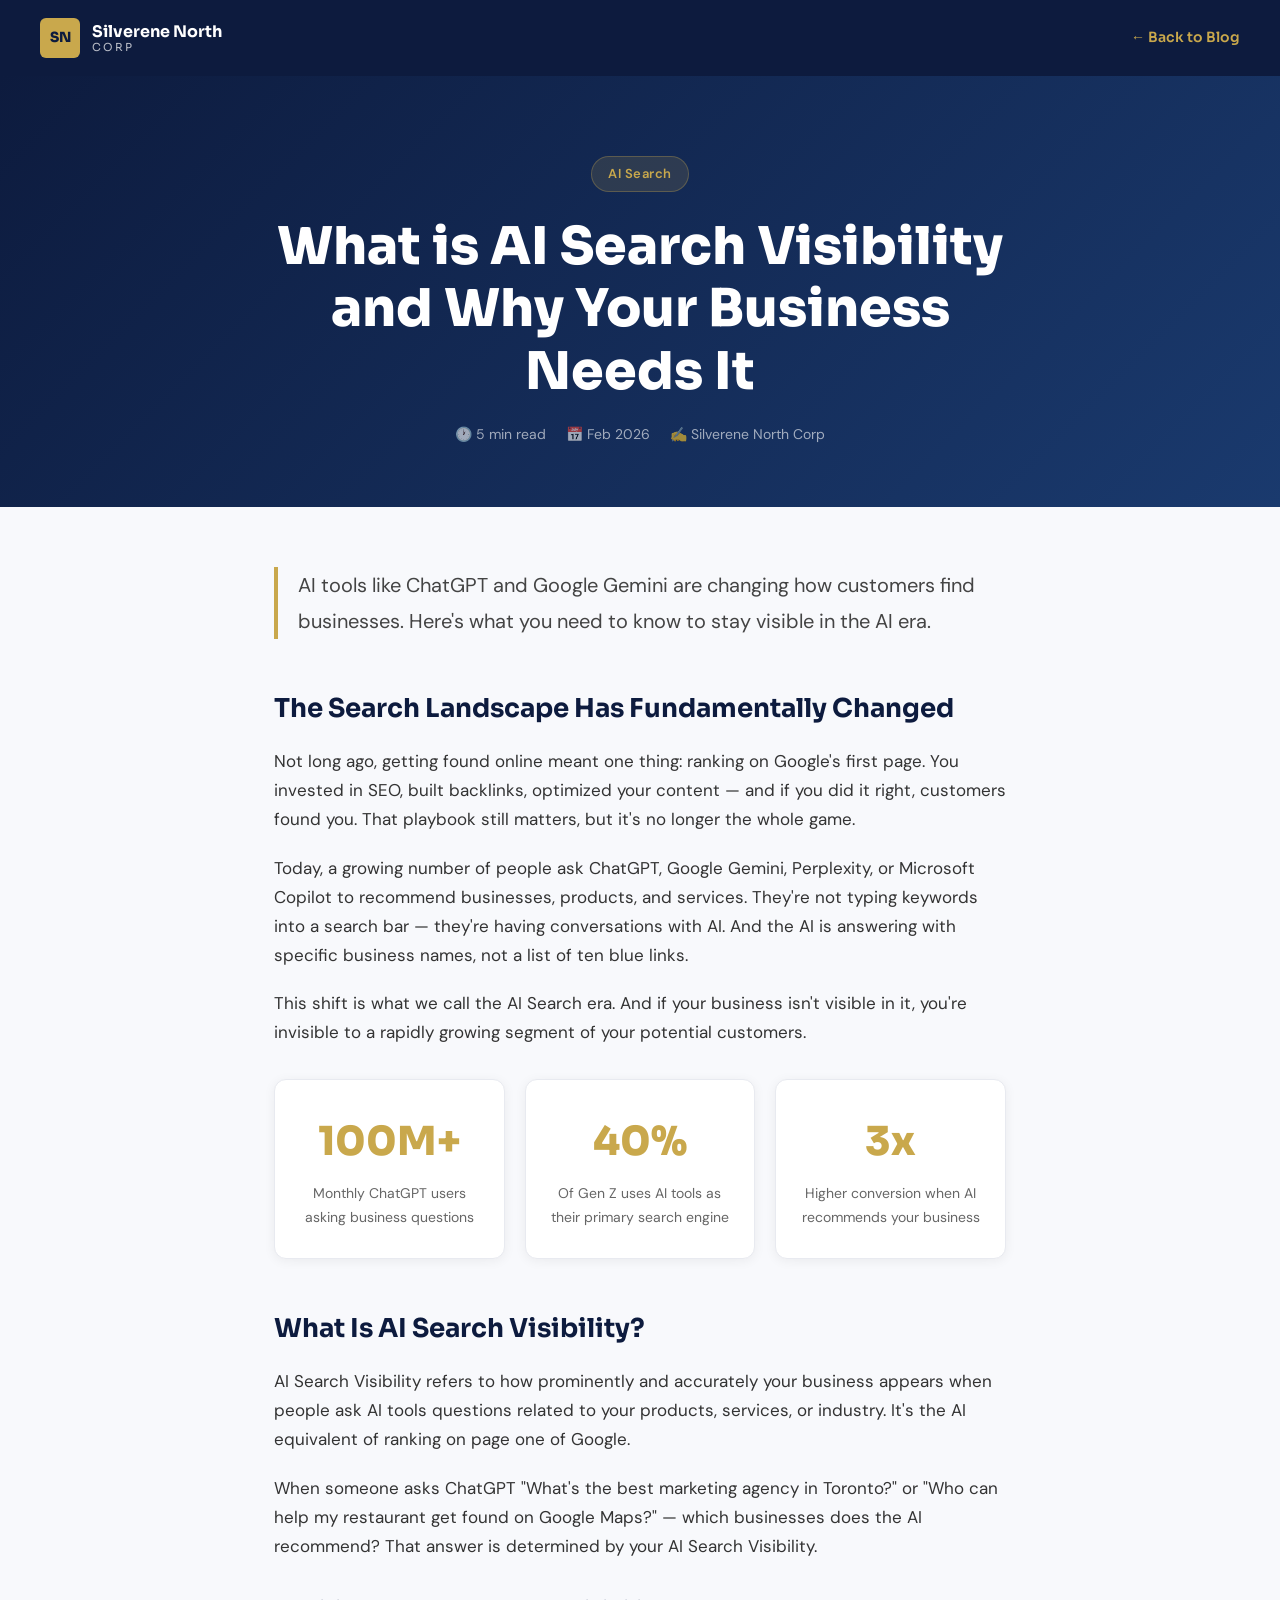
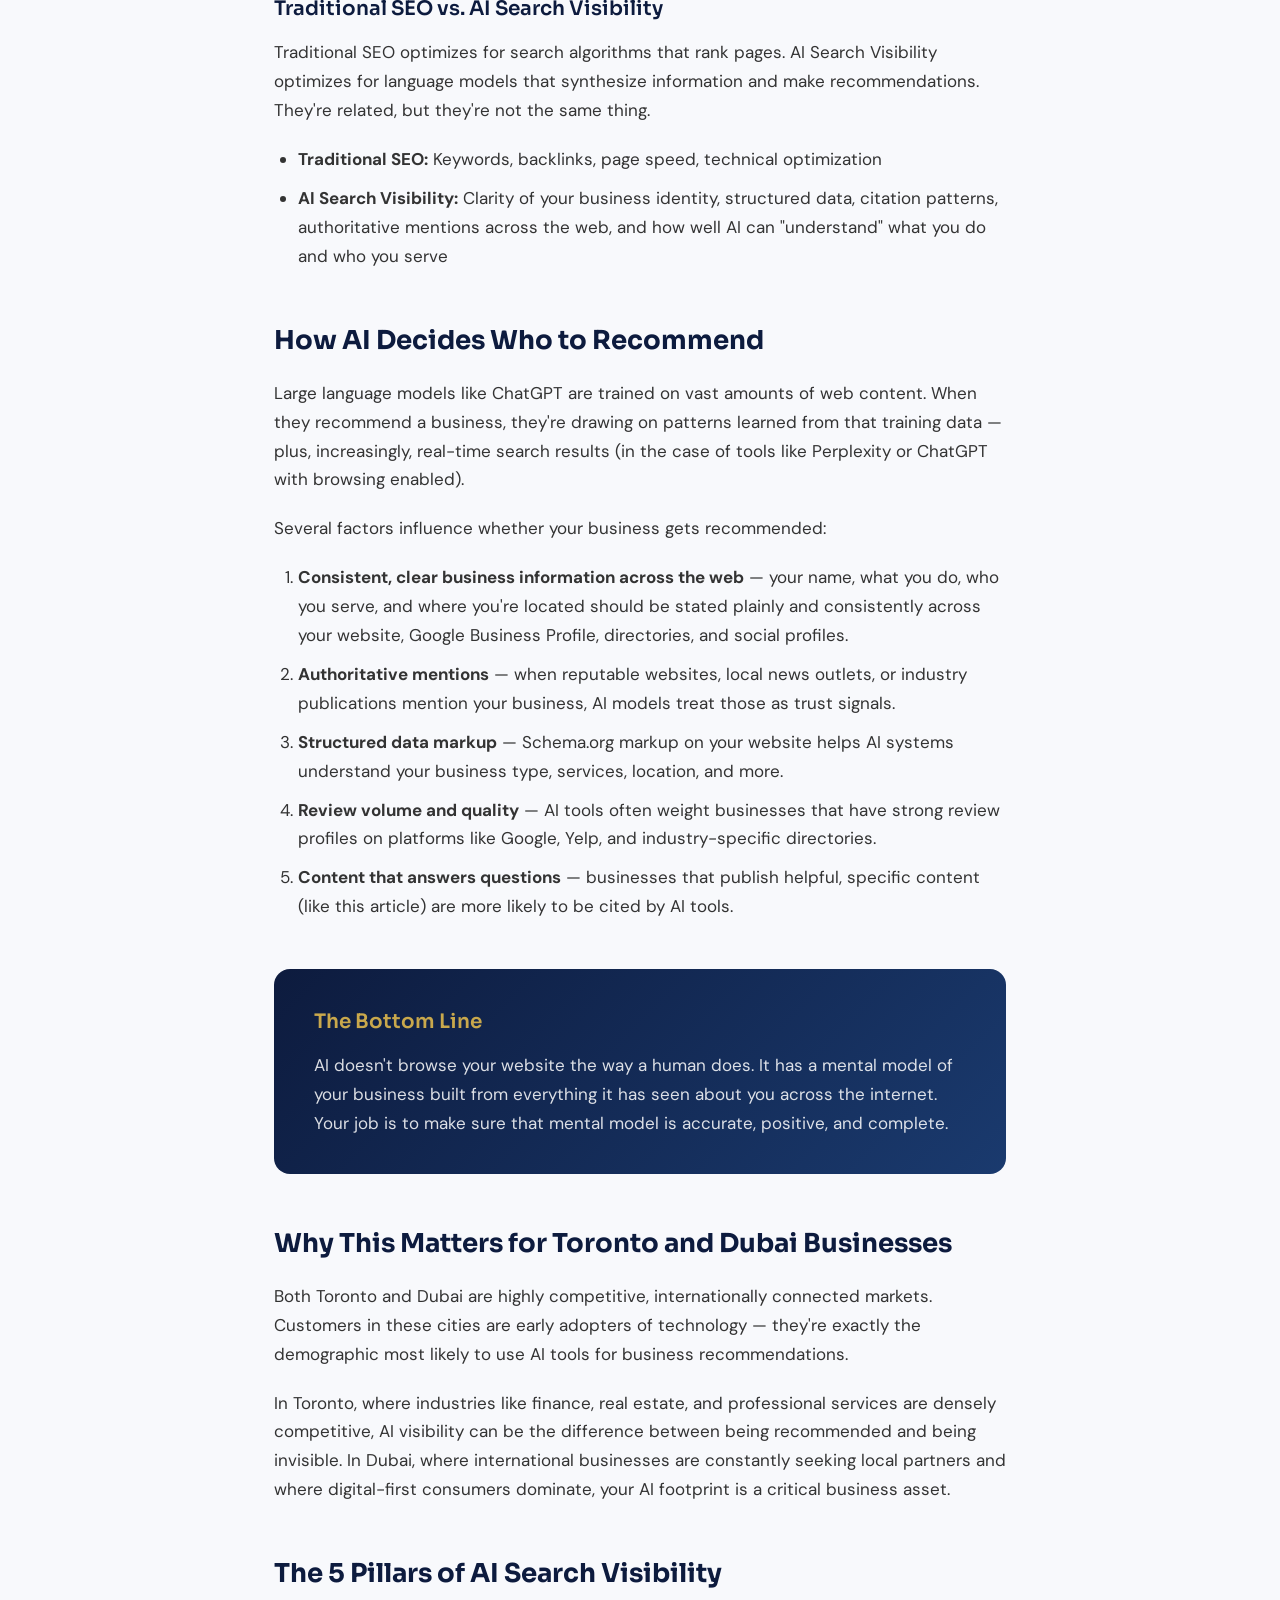
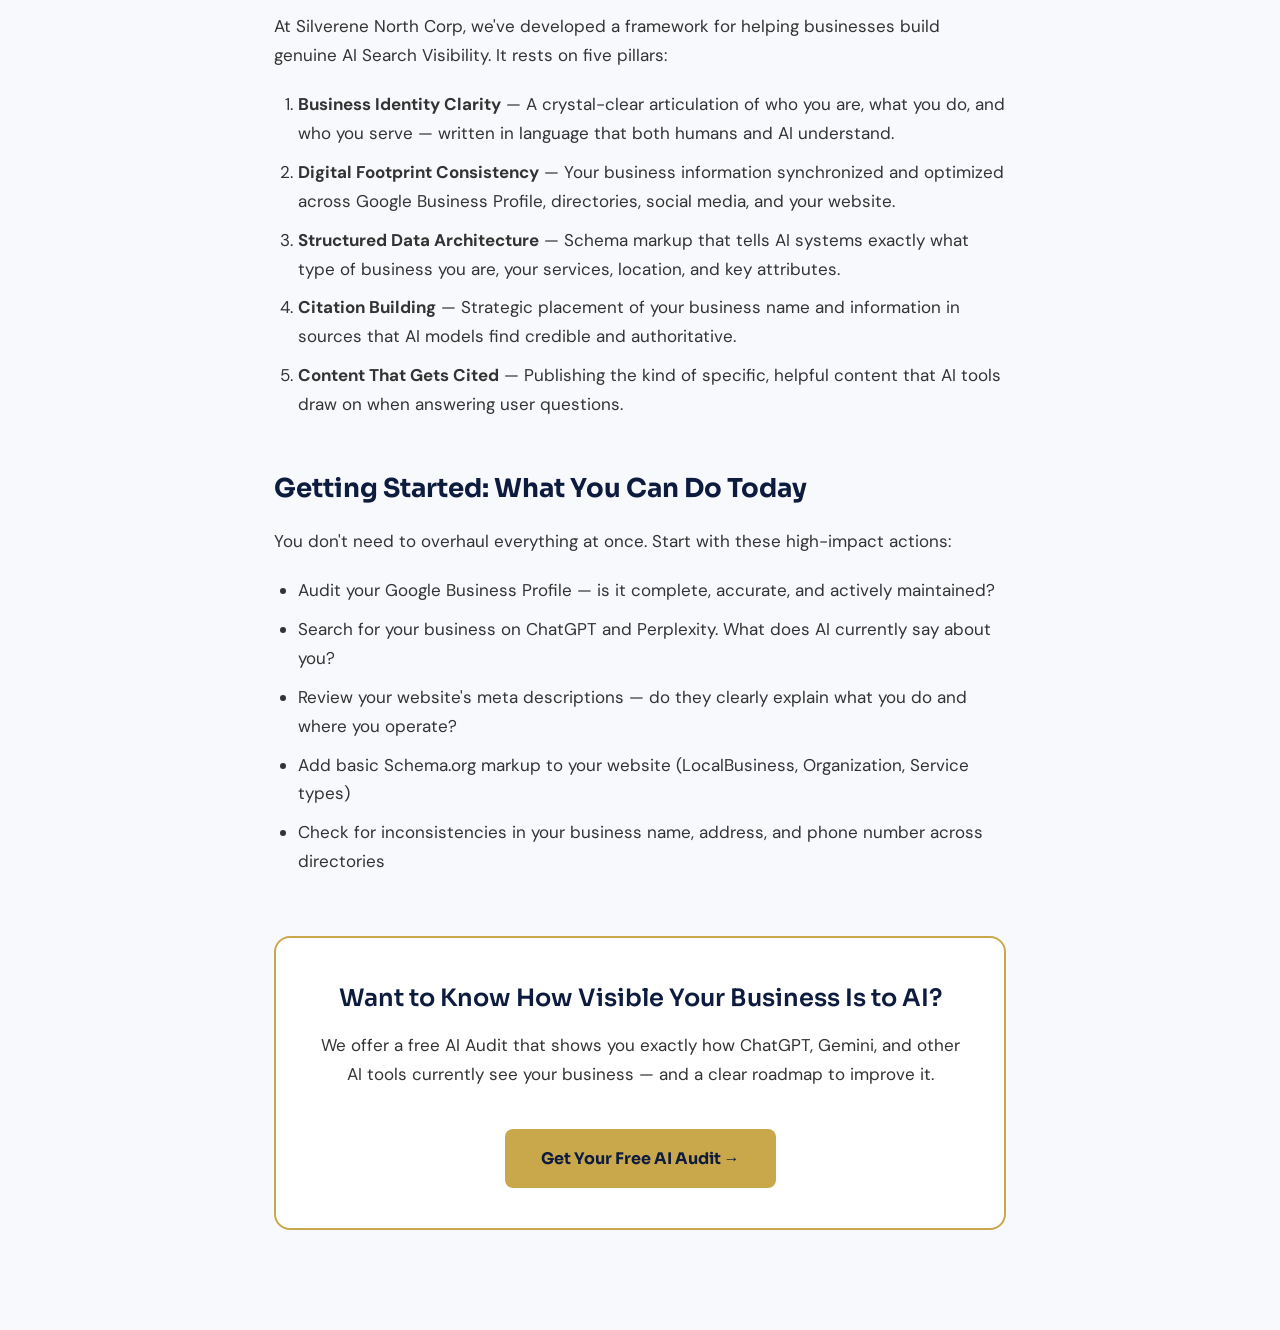
<file: blog/ai-search-visibility.html>
<!doctype html>
<html lang="en">
<head>
  <meta charset="UTF-8" />
  <meta name="viewport" content="width=device-width, initial-scale=1.0" />
  <title>What is AI Search Visibility and Why Your Business Needs It | Silverene North Corp</title>
  <meta name="description" content="AI tools like ChatGPT and Google Gemini are changing how customers find businesses. Here's what you need to know to stay visible in the AI era." />
  <link rel="preconnect" href="https://fonts.googleapis.com" />
  <link rel="preconnect" href="https://fonts.gstatic.com" crossorigin />
  <link href="https://fonts.googleapis.com/css2?family=Sora:wght@400;500;600;700;800&family=DM+Sans:ital,opsz,wght@0,9..40,400;0,9..40,500;0,9..40,600;1,9..40,400&display=swap" rel="stylesheet" />
  <style>
    *, *::before, *::after { box-sizing: border-box; margin: 0; padding: 0; }
    body { font-family: 'DM Sans', sans-serif; background: #f8f9fc; color: #1a1a2e; line-height: 1.7; }
    a { color: inherit; text-decoration: none; }
    .nav {
      background: #0d1b3e;
      padding: 18px 40px;
      display: flex;
      align-items: center;
      justify-content: space-between;
      position: sticky;
      top: 0;
      z-index: 100;
    }
    .nav-logo { display: flex; align-items: center; gap: 12px; }
    .nav-logo-box {
      width: 40px; height: 40px;
      background: #c9a84c;
      border-radius: 6px;
      display: flex; align-items: center; justify-content: center;
      font-family: 'Sora', sans-serif;
      font-weight: 800; color: #0d1b3e; font-size: 14px;
    }
    .nav-logo-text { color: #fff; font-family: 'Sora', sans-serif; font-weight: 700; font-size: 16px; line-height: 1.2; }
    .nav-logo-text span { display: block; font-size: 11px; font-weight: 400; opacity: 0.7; letter-spacing: 2px; text-transform: uppercase; }
    .nav-back {
      color: #c9a84c;
      font-family: 'Sora', sans-serif;
      font-size: 14px;
      font-weight: 600;
      display: flex;
      align-items: center;
      gap: 6px;
      transition: opacity 0.2s;
    }
    .nav-back:hover { opacity: 0.8; }
    .hero {
      background: linear-gradient(135deg, #0d1b3e 0%, #1a3a6e 100%);
      padding: 80px 40px 60px;
      text-align: center;
    }
    .hero-tag {
      display: inline-block;
      background: rgba(201,168,76,0.15);
      color: #c9a84c;
      border: 1px solid rgba(201,168,76,0.3);
      padding: 6px 16px;
      border-radius: 20px;
      font-size: 13px;
      font-weight: 600;
      letter-spacing: 0.5px;
      margin-bottom: 24px;
    }
    .hero h1 {
      font-family: 'Sora', sans-serif;
      font-size: clamp(28px, 5vw, 52px);
      font-weight: 800;
      color: #fff;
      max-width: 800px;
      margin: 0 auto 20px;
      line-height: 1.2;
    }
    .hero-meta {
      color: rgba(255,255,255,0.6);
      font-size: 14px;
      display: flex;
      align-items: center;
      justify-content: center;
      gap: 20px;
    }
    .hero-meta span { display: flex; align-items: center; gap: 6px; }
    .article-wrap { max-width: 780px; margin: 0 auto; padding: 60px 24px 100px; }
    .article-intro {
      font-size: 20px;
      color: #444;
      margin-bottom: 40px;
      line-height: 1.8;
      border-left: 4px solid #c9a84c;
      padding-left: 20px;
    }
    h2 {
      font-family: 'Sora', sans-serif;
      font-size: 26px;
      font-weight: 700;
      color: #0d1b3e;
      margin: 48px 0 16px;
    }
    h3 {
      font-family: 'Sora', sans-serif;
      font-size: 20px;
      font-weight: 600;
      color: #0d1b3e;
      margin: 32px 0 12px;
    }
    p { font-size: 17px; color: #333; margin-bottom: 20px; }
    ul, ol { margin: 16px 0 24px 24px; }
    li { font-size: 17px; color: #333; margin-bottom: 10px; }
    .callout {
      background: linear-gradient(135deg, #0d1b3e, #1a3a6e);
      color: #fff;
      border-radius: 16px;
      padding: 36px 40px;
      margin: 48px 0;
    }
    .callout h3 { color: #c9a84c; margin-top: 0; }
    .callout p { color: rgba(255,255,255,0.85); margin-bottom: 0; }
    .stat-grid { display: grid; grid-template-columns: repeat(auto-fit, minmax(200px, 1fr)); gap: 20px; margin: 32px 0; }
    .stat-card {
      background: #fff;
      border: 1px solid #e8eaf0;
      border-radius: 12px;
      padding: 28px 24px;
      text-align: center;
      box-shadow: 0 2px 12px rgba(0,0,0,0.06);
    }
    .stat-card .number { font-family: 'Sora', sans-serif; font-size: 40px; font-weight: 800; color: #c9a84c; }
    .stat-card .label { font-size: 14px; color: #666; margin-top: 6px; }
    .cta-section {
      background: #fff;
      border: 2px solid #c9a84c;
      border-radius: 16px;
      padding: 40px;
      text-align: center;
      margin-top: 60px;
    }
    .cta-section h3 { margin-top: 0; font-size: 24px; }
    .cta-btn {
      display: inline-block;
      background: #c9a84c;
      color: #0d1b3e;
      font-family: 'Sora', sans-serif;
      font-weight: 700;
      padding: 16px 36px;
      border-radius: 8px;
      margin-top: 20px;
      font-size: 16px;
      transition: transform 0.2s, box-shadow 0.2s;
    }
    .cta-btn:hover { transform: translateY(-2px); box-shadow: 0 8px 24px rgba(201,168,76,0.4); }
  </style>
</head>
<body>

<nav class="nav">
  <a href="/" class="nav-logo">
    <div class="nav-logo-box">SN</div>
    <div class="nav-logo-text">Silverene North<span>Corp</span></div>
  </a>
  <a href="/#blog" class="nav-back">← Back to Blog</a>
</nav>

<div class="hero">
  <div class="hero-tag">AI Search</div>
  <h1>What is AI Search Visibility and Why Your Business Needs It</h1>
  <div class="hero-meta">
    <span>🕐 5 min read</span>
    <span>📅 Feb 2026</span>
    <span>✍️ Silverene North Corp</span>
  </div>
</div>

<div class="article-wrap">

  <p class="article-intro">AI tools like ChatGPT and Google Gemini are changing how customers find businesses. Here's what you need to know to stay visible in the AI era.</p>

  <h2>The Search Landscape Has Fundamentally Changed</h2>
  <p>Not long ago, getting found online meant one thing: ranking on Google's first page. You invested in SEO, built backlinks, optimized your content — and if you did it right, customers found you. That playbook still matters, but it's no longer the whole game.</p>
  <p>Today, a growing number of people ask ChatGPT, Google Gemini, Perplexity, or Microsoft Copilot to recommend businesses, products, and services. They're not typing keywords into a search bar — they're having conversations with AI. And the AI is answering with specific business names, not a list of ten blue links.</p>
  <p>This shift is what we call the AI Search era. And if your business isn't visible in it, you're invisible to a rapidly growing segment of your potential customers.</p>

  <div class="stat-grid">
    <div class="stat-card"><div class="number">100M+</div><div class="label">Monthly ChatGPT users asking business questions</div></div>
    <div class="stat-card"><div class="number">40%</div><div class="label">Of Gen Z uses AI tools as their primary search engine</div></div>
    <div class="stat-card"><div class="number">3x</div><div class="label">Higher conversion when AI recommends your business</div></div>
  </div>

  <h2>What Is AI Search Visibility?</h2>
  <p>AI Search Visibility refers to how prominently and accurately your business appears when people ask AI tools questions related to your products, services, or industry. It's the AI equivalent of ranking on page one of Google.</p>
  <p>When someone asks ChatGPT "What's the best marketing agency in Toronto?" or "Who can help my restaurant get found on Google Maps?" — which businesses does the AI recommend? That answer is determined by your AI Search Visibility.</p>

  <h3>Traditional SEO vs. AI Search Visibility</h3>
  <p>Traditional SEO optimizes for search algorithms that rank pages. AI Search Visibility optimizes for language models that synthesize information and make recommendations. They're related, but they're not the same thing.</p>
  <ul>
    <li><strong>Traditional SEO:</strong> Keywords, backlinks, page speed, technical optimization</li>
    <li><strong>AI Search Visibility:</strong> Clarity of your business identity, structured data, citation patterns, authoritative mentions across the web, and how well AI can "understand" what you do and who you serve</li>
  </ul>

  <h2>How AI Decides Who to Recommend</h2>
  <p>Large language models like ChatGPT are trained on vast amounts of web content. When they recommend a business, they're drawing on patterns learned from that training data — plus, increasingly, real-time search results (in the case of tools like Perplexity or ChatGPT with browsing enabled).</p>
  <p>Several factors influence whether your business gets recommended:</p>
  <ol>
    <li><strong>Consistent, clear business information across the web</strong> — your name, what you do, who you serve, and where you're located should be stated plainly and consistently across your website, Google Business Profile, directories, and social profiles.</li>
    <li><strong>Authoritative mentions</strong> — when reputable websites, local news outlets, or industry publications mention your business, AI models treat those as trust signals.</li>
    <li><strong>Structured data markup</strong> — Schema.org markup on your website helps AI systems understand your business type, services, location, and more.</li>
    <li><strong>Review volume and quality</strong> — AI tools often weight businesses that have strong review profiles on platforms like Google, Yelp, and industry-specific directories.</li>
    <li><strong>Content that answers questions</strong> — businesses that publish helpful, specific content (like this article) are more likely to be cited by AI tools.</li>
  </ol>

  <div class="callout">
    <h3>The Bottom Line</h3>
    <p>AI doesn't browse your website the way a human does. It has a mental model of your business built from everything it has seen about you across the internet. Your job is to make sure that mental model is accurate, positive, and complete.</p>
  </div>

  <h2>Why This Matters for Toronto and Dubai Businesses</h2>
  <p>Both Toronto and Dubai are highly competitive, internationally connected markets. Customers in these cities are early adopters of technology — they're exactly the demographic most likely to use AI tools for business recommendations.</p>
  <p>In Toronto, where industries like finance, real estate, and professional services are densely competitive, AI visibility can be the difference between being recommended and being invisible. In Dubai, where international businesses are constantly seeking local partners and where digital-first consumers dominate, your AI footprint is a critical business asset.</p>

  <h2>The 5 Pillars of AI Search Visibility</h2>
  <p>At Silverene North Corp, we've developed a framework for helping businesses build genuine AI Search Visibility. It rests on five pillars:</p>
  <ol>
    <li><strong>Business Identity Clarity</strong> — A crystal-clear articulation of who you are, what you do, and who you serve — written in language that both humans and AI understand.</li>
    <li><strong>Digital Footprint Consistency</strong> — Your business information synchronized and optimized across Google Business Profile, directories, social media, and your website.</li>
    <li><strong>Structured Data Architecture</strong> — Schema markup that tells AI systems exactly what type of business you are, your services, location, and key attributes.</li>
    <li><strong>Citation Building</strong> — Strategic placement of your business name and information in sources that AI models find credible and authoritative.</li>
    <li><strong>Content That Gets Cited</strong> — Publishing the kind of specific, helpful content that AI tools draw on when answering user questions.</li>
  </ol>

  <h2>Getting Started: What You Can Do Today</h2>
  <p>You don't need to overhaul everything at once. Start with these high-impact actions:</p>
  <ul>
    <li>Audit your Google Business Profile — is it complete, accurate, and actively maintained?</li>
    <li>Search for your business on ChatGPT and Perplexity. What does AI currently say about you?</li>
    <li>Review your website's meta descriptions — do they clearly explain what you do and where you operate?</li>
    <li>Add basic Schema.org markup to your website (LocalBusiness, Organization, Service types)</li>
    <li>Check for inconsistencies in your business name, address, and phone number across directories</li>
  </ul>

  <div class="cta-section">
    <h3>Want to Know How Visible Your Business Is to AI?</h3>
    <p>We offer a free AI Audit that shows you exactly how ChatGPT, Gemini, and other AI tools currently see your business — and a clear roadmap to improve it.</p>
    <a href="/#contact" class="cta-btn">Get Your Free AI Audit →</a>
  </div>

</div>
</body>
</html>
</file>
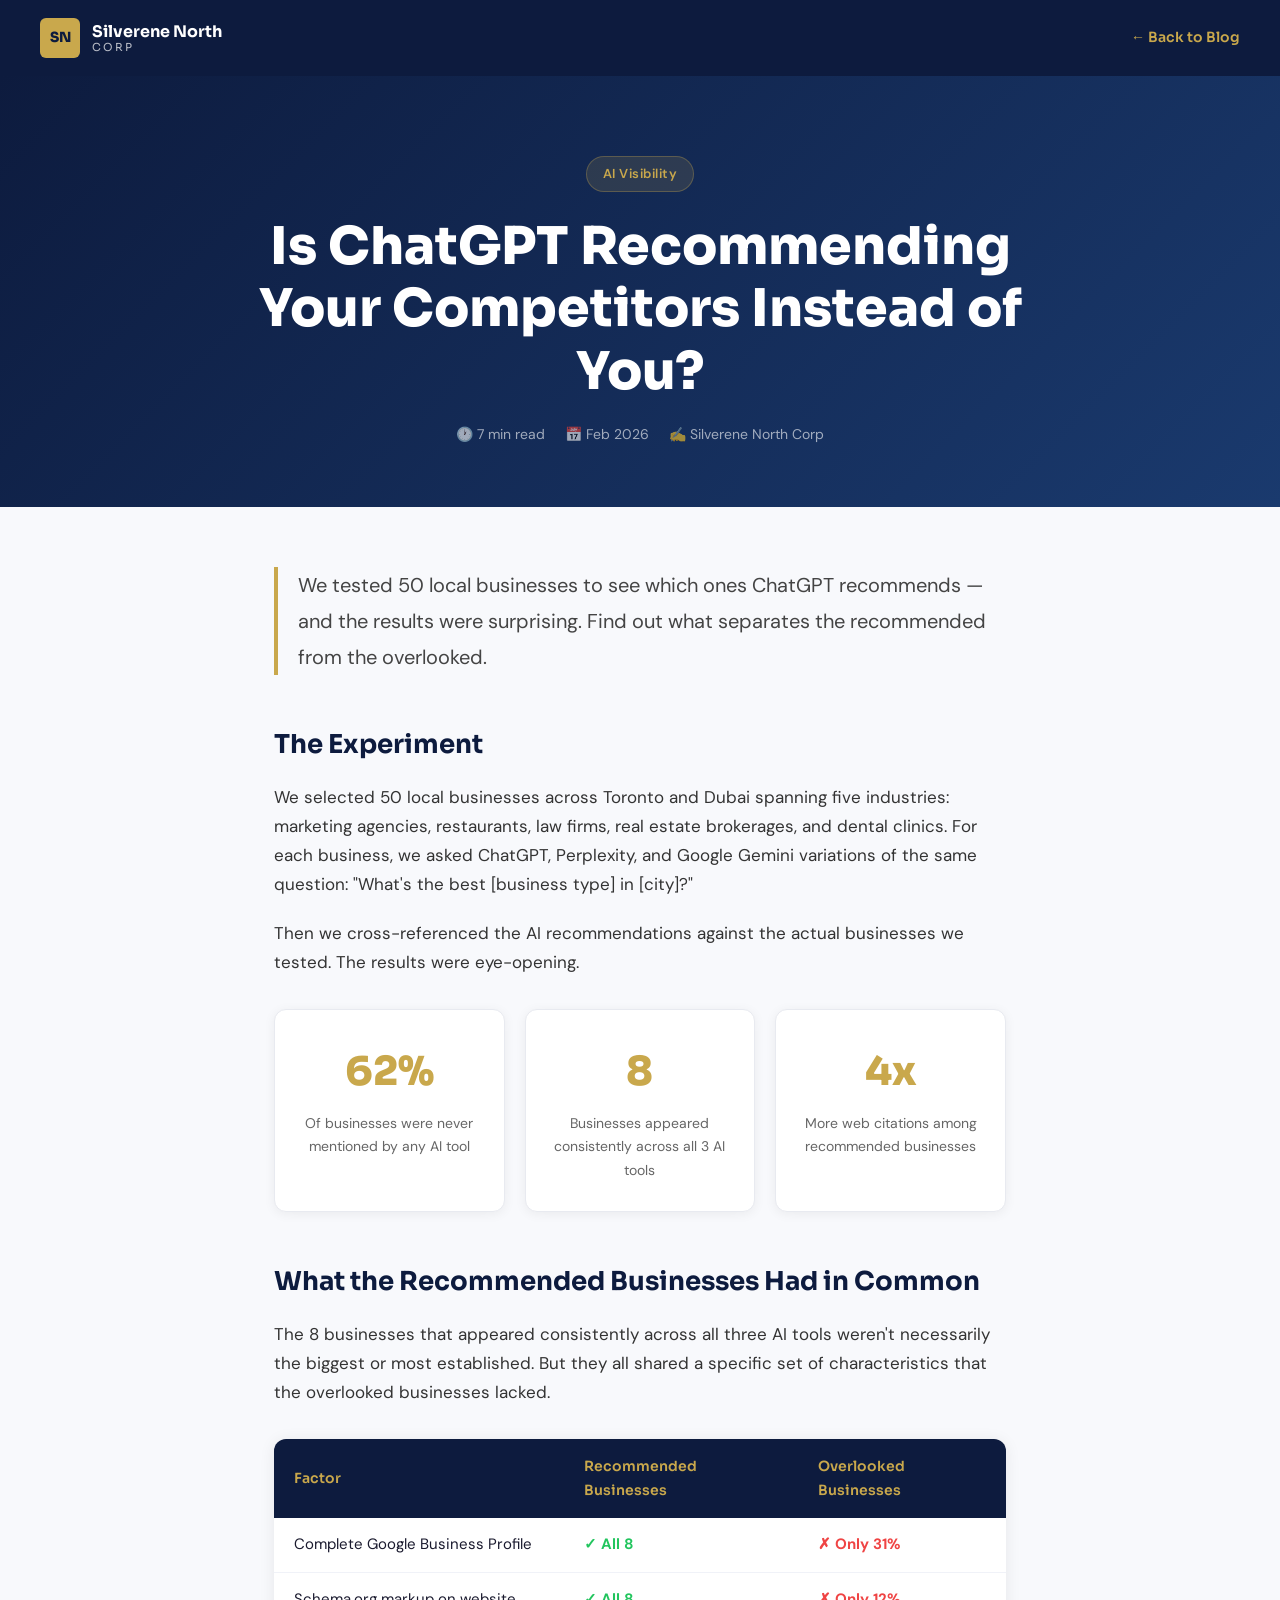
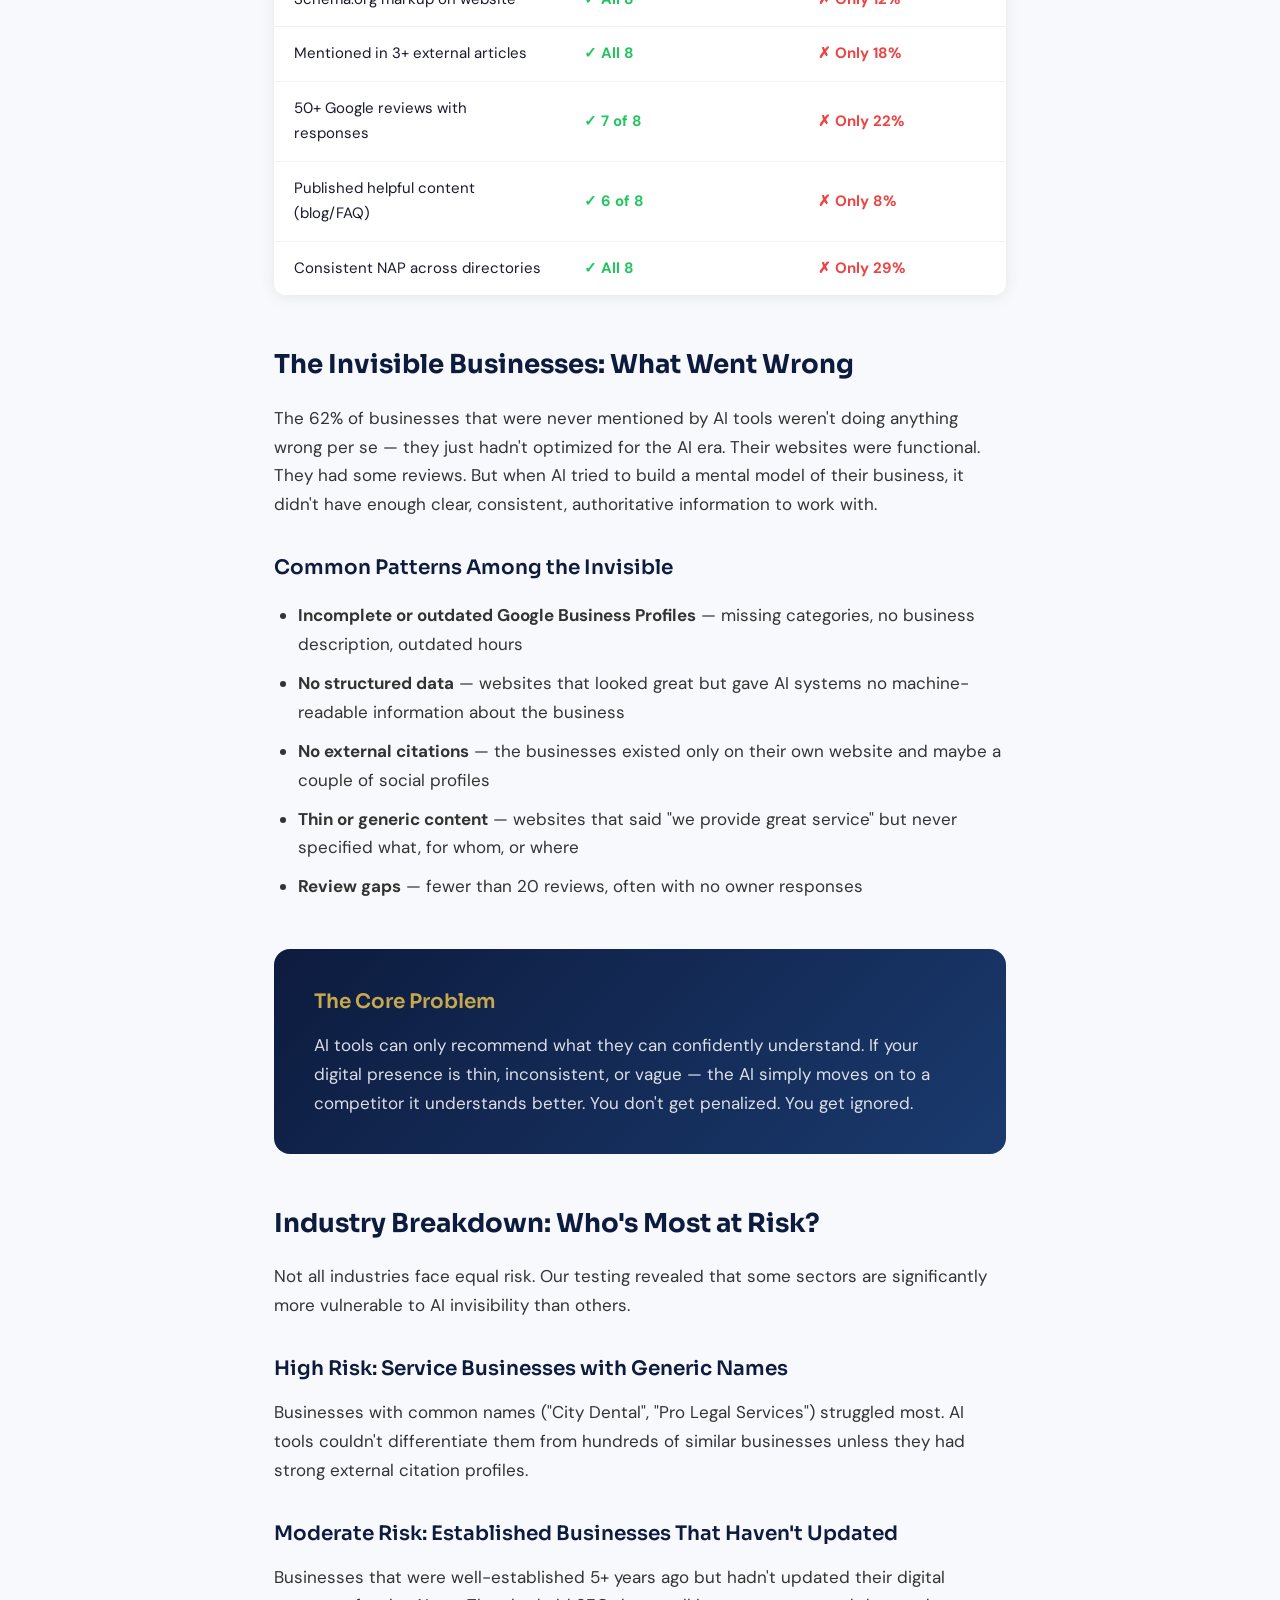
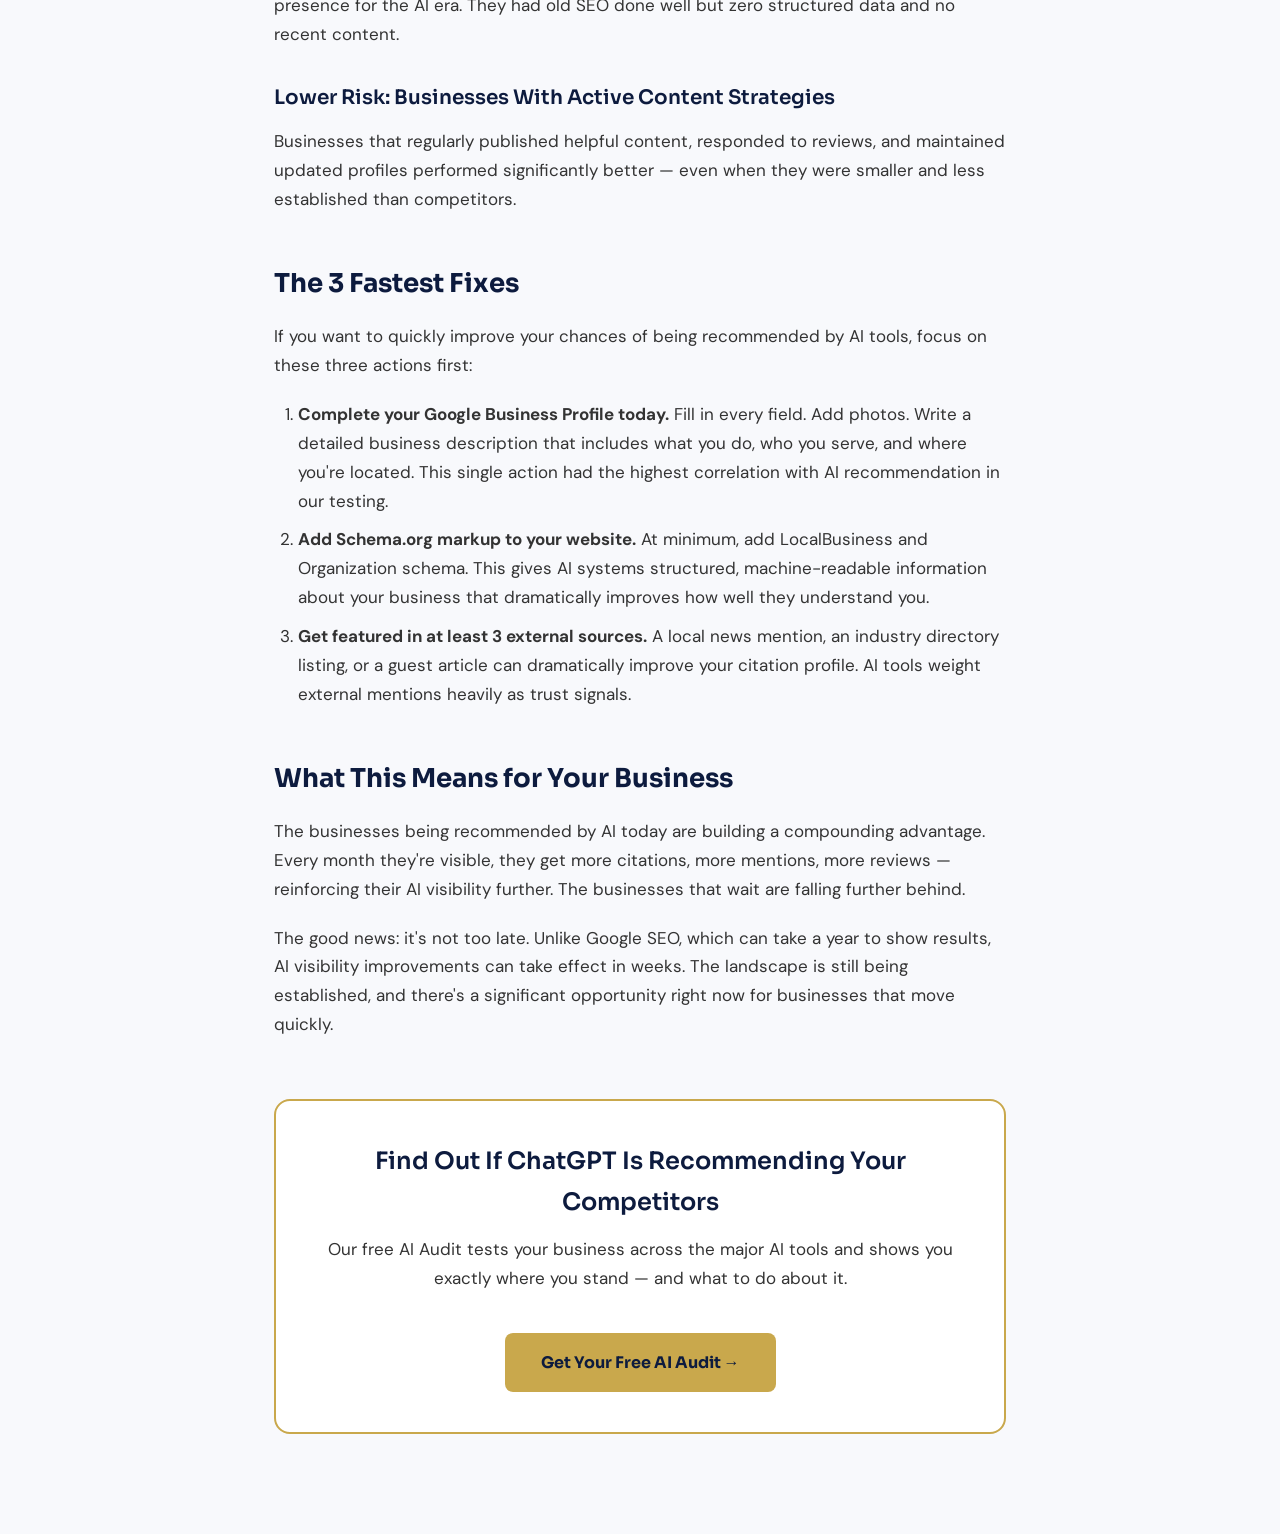
<file: blog/chatgpt-recommends-competitors.html>
<!doctype html>
<html lang="en">
<head>
  <meta charset="UTF-8" />
  <meta name="viewport" content="width=device-width, initial-scale=1.0" />
  <title>Is ChatGPT Recommending Your Competitors Instead of You? | Silverene North Corp</title>
  <meta name="description" content="We tested 50 local businesses to see which ones ChatGPT recommends — and the results were surprising. Find out what separates the recommended from the overlooked." />
  <link rel="preconnect" href="https://fonts.googleapis.com" />
  <link rel="preconnect" href="https://fonts.gstatic.com" crossorigin />
  <link href="https://fonts.googleapis.com/css2?family=Sora:wght@400;500;600;700;800&family=DM+Sans:ital,opsz,wght@0,9..40,400;0,9..40,500;0,9..40,600;1,9..40,400&display=swap" rel="stylesheet" />
  <style>
    *, *::before, *::after { box-sizing: border-box; margin: 0; padding: 0; }
    body { font-family: 'DM Sans', sans-serif; background: #f8f9fc; color: #1a1a2e; line-height: 1.7; }
    a { color: inherit; text-decoration: none; }
    .nav { background: #0d1b3e; padding: 18px 40px; display: flex; align-items: center; justify-content: space-between; position: sticky; top: 0; z-index: 100; }
    .nav-logo { display: flex; align-items: center; gap: 12px; }
    .nav-logo-box { width: 40px; height: 40px; background: #c9a84c; border-radius: 6px; display: flex; align-items: center; justify-content: center; font-family: 'Sora', sans-serif; font-weight: 800; color: #0d1b3e; font-size: 14px; }
    .nav-logo-text { color: #fff; font-family: 'Sora', sans-serif; font-weight: 700; font-size: 16px; line-height: 1.2; }
    .nav-logo-text span { display: block; font-size: 11px; font-weight: 400; opacity: 0.7; letter-spacing: 2px; text-transform: uppercase; }
    .nav-back { color: #c9a84c; font-family: 'Sora', sans-serif; font-size: 14px; font-weight: 600; display: flex; align-items: center; gap: 6px; transition: opacity 0.2s; }
    .nav-back:hover { opacity: 0.8; }
    .hero { background: linear-gradient(135deg, #0d1b3e 0%, #1a3a6e 100%); padding: 80px 40px 60px; text-align: center; }
    .hero-tag { display: inline-block; background: rgba(201,168,76,0.15); color: #c9a84c; border: 1px solid rgba(201,168,76,0.3); padding: 6px 16px; border-radius: 20px; font-size: 13px; font-weight: 600; letter-spacing: 0.5px; margin-bottom: 24px; }
    .hero h1 { font-family: 'Sora', sans-serif; font-size: clamp(28px, 5vw, 52px); font-weight: 800; color: #fff; max-width: 800px; margin: 0 auto 20px; line-height: 1.2; }
    .hero-meta { color: rgba(255,255,255,0.6); font-size: 14px; display: flex; align-items: center; justify-content: center; gap: 20px; }
    .article-wrap { max-width: 780px; margin: 0 auto; padding: 60px 24px 100px; }
    .article-intro { font-size: 20px; color: #444; margin-bottom: 40px; line-height: 1.8; border-left: 4px solid #c9a84c; padding-left: 20px; }
    h2 { font-family: 'Sora', sans-serif; font-size: 26px; font-weight: 700; color: #0d1b3e; margin: 48px 0 16px; }
    h3 { font-family: 'Sora', sans-serif; font-size: 20px; font-weight: 600; color: #0d1b3e; margin: 32px 0 12px; }
    p { font-size: 17px; color: #333; margin-bottom: 20px; }
    ul, ol { margin: 16px 0 24px 24px; }
    li { font-size: 17px; color: #333; margin-bottom: 10px; }
    .callout { background: linear-gradient(135deg, #0d1b3e, #1a3a6e); color: #fff; border-radius: 16px; padding: 36px 40px; margin: 48px 0; }
    .callout h3 { color: #c9a84c; margin-top: 0; }
    .callout p { color: rgba(255,255,255,0.85); margin-bottom: 0; }
    .comparison-table { width: 100%; border-collapse: collapse; margin: 32px 0; border-radius: 12px; overflow: hidden; box-shadow: 0 2px 16px rgba(0,0,0,0.08); }
    .comparison-table th { background: #0d1b3e; color: #c9a84c; padding: 16px 20px; text-align: left; font-family: 'Sora', sans-serif; font-size: 14px; font-weight: 600; }
    .comparison-table td { padding: 14px 20px; font-size: 15px; border-bottom: 1px solid #f0f2f8; background: #fff; }
    .comparison-table tr:last-child td { border-bottom: none; }
    .tag-yes { color: #22c55e; font-weight: 700; }
    .tag-no { color: #ef4444; font-weight: 700; }
    .stat-grid { display: grid; grid-template-columns: repeat(auto-fit, minmax(200px, 1fr)); gap: 20px; margin: 32px 0; }
    .stat-card { background: #fff; border: 1px solid #e8eaf0; border-radius: 12px; padding: 28px 24px; text-align: center; box-shadow: 0 2px 12px rgba(0,0,0,0.06); }
    .stat-card .number { font-family: 'Sora', sans-serif; font-size: 40px; font-weight: 800; color: #c9a84c; }
    .stat-card .label { font-size: 14px; color: #666; margin-top: 6px; }
    .cta-section { background: #fff; border: 2px solid #c9a84c; border-radius: 16px; padding: 40px; text-align: center; margin-top: 60px; }
    .cta-section h3 { margin-top: 0; font-size: 24px; }
    .cta-btn { display: inline-block; background: #c9a84c; color: #0d1b3e; font-family: 'Sora', sans-serif; font-weight: 700; padding: 16px 36px; border-radius: 8px; margin-top: 20px; font-size: 16px; transition: transform 0.2s, box-shadow 0.2s; }
    .cta-btn:hover { transform: translateY(-2px); box-shadow: 0 8px 24px rgba(201,168,76,0.4); }
  </style>
</head>
<body>

<nav class="nav">
  <a href="/" class="nav-logo">
    <div class="nav-logo-box">SN</div>
    <div class="nav-logo-text">Silverene North<span>Corp</span></div>
  </a>
  <a href="/#blog" class="nav-back">← Back to Blog</a>
</nav>

<div class="hero">
  <div class="hero-tag">AI Visibility</div>
  <h1>Is ChatGPT Recommending Your Competitors Instead of You?</h1>
  <div class="hero-meta">
    <span>🕐 7 min read</span>
    <span>📅 Feb 2026</span>
    <span>✍️ Silverene North Corp</span>
  </div>
</div>

<div class="article-wrap">

  <p class="article-intro">We tested 50 local businesses to see which ones ChatGPT recommends — and the results were surprising. Find out what separates the recommended from the overlooked.</p>

  <h2>The Experiment</h2>
  <p>We selected 50 local businesses across Toronto and Dubai spanning five industries: marketing agencies, restaurants, law firms, real estate brokerages, and dental clinics. For each business, we asked ChatGPT, Perplexity, and Google Gemini variations of the same question: "What's the best [business type] in [city]?"</p>
  <p>Then we cross-referenced the AI recommendations against the actual businesses we tested. The results were eye-opening.</p>

  <div class="stat-grid">
    <div class="stat-card"><div class="number">62%</div><div class="label">Of businesses were never mentioned by any AI tool</div></div>
    <div class="stat-card"><div class="number">8</div><div class="label">Businesses appeared consistently across all 3 AI tools</div></div>
    <div class="stat-card"><div class="number">4x</div><div class="label">More web citations among recommended businesses</div></div>
  </div>

  <h2>What the Recommended Businesses Had in Common</h2>
  <p>The 8 businesses that appeared consistently across all three AI tools weren't necessarily the biggest or most established. But they all shared a specific set of characteristics that the overlooked businesses lacked.</p>

  <table class="comparison-table">
    <thead>
      <tr>
        <th>Factor</th>
        <th>Recommended Businesses</th>
        <th>Overlooked Businesses</th>
      </tr>
    </thead>
    <tbody>
      <tr><td>Complete Google Business Profile</td><td class="tag-yes">✓ All 8</td><td class="tag-no">✗ Only 31%</td></tr>
      <tr><td>Schema.org markup on website</td><td class="tag-yes">✓ All 8</td><td class="tag-no">✗ Only 12%</td></tr>
      <tr><td>Mentioned in 3+ external articles</td><td class="tag-yes">✓ All 8</td><td class="tag-no">✗ Only 18%</td></tr>
      <tr><td>50+ Google reviews with responses</td><td class="tag-yes">✓ 7 of 8</td><td class="tag-no">✗ Only 22%</td></tr>
      <tr><td>Published helpful content (blog/FAQ)</td><td class="tag-yes">✓ 6 of 8</td><td class="tag-no">✗ Only 8%</td></tr>
      <tr><td>Consistent NAP across directories</td><td class="tag-yes">✓ All 8</td><td class="tag-no">✗ Only 29%</td></tr>
    </tbody>
  </table>

  <h2>The Invisible Businesses: What Went Wrong</h2>
  <p>The 62% of businesses that were never mentioned by AI tools weren't doing anything wrong per se — they just hadn't optimized for the AI era. Their websites were functional. They had some reviews. But when AI tried to build a mental model of their business, it didn't have enough clear, consistent, authoritative information to work with.</p>

  <h3>Common Patterns Among the Invisible</h3>
  <ul>
    <li><strong>Incomplete or outdated Google Business Profiles</strong> — missing categories, no business description, outdated hours</li>
    <li><strong>No structured data</strong> — websites that looked great but gave AI systems no machine-readable information about the business</li>
    <li><strong>No external citations</strong> — the businesses existed only on their own website and maybe a couple of social profiles</li>
    <li><strong>Thin or generic content</strong> — websites that said "we provide great service" but never specified what, for whom, or where</li>
    <li><strong>Review gaps</strong> — fewer than 20 reviews, often with no owner responses</li>
  </ul>

  <div class="callout">
    <h3>The Core Problem</h3>
    <p>AI tools can only recommend what they can confidently understand. If your digital presence is thin, inconsistent, or vague — the AI simply moves on to a competitor it understands better. You don't get penalized. You get ignored.</p>
  </div>

  <h2>Industry Breakdown: Who's Most at Risk?</h2>
  <p>Not all industries face equal risk. Our testing revealed that some sectors are significantly more vulnerable to AI invisibility than others.</p>

  <h3>High Risk: Service Businesses with Generic Names</h3>
  <p>Businesses with common names ("City Dental", "Pro Legal Services") struggled most. AI tools couldn't differentiate them from hundreds of similar businesses unless they had strong external citation profiles.</p>

  <h3>Moderate Risk: Established Businesses That Haven't Updated</h3>
  <p>Businesses that were well-established 5+ years ago but hadn't updated their digital presence for the AI era. They had old SEO done well but zero structured data and no recent content.</p>

  <h3>Lower Risk: Businesses With Active Content Strategies</h3>
  <p>Businesses that regularly published helpful content, responded to reviews, and maintained updated profiles performed significantly better — even when they were smaller and less established than competitors.</p>

  <h2>The 3 Fastest Fixes</h2>
  <p>If you want to quickly improve your chances of being recommended by AI tools, focus on these three actions first:</p>
  <ol>
    <li><strong>Complete your Google Business Profile today.</strong> Fill in every field. Add photos. Write a detailed business description that includes what you do, who you serve, and where you're located. This single action had the highest correlation with AI recommendation in our testing.</li>
    <li><strong>Add Schema.org markup to your website.</strong> At minimum, add LocalBusiness and Organization schema. This gives AI systems structured, machine-readable information about your business that dramatically improves how well they understand you.</li>
    <li><strong>Get featured in at least 3 external sources.</strong> A local news mention, an industry directory listing, or a guest article can dramatically improve your citation profile. AI tools weight external mentions heavily as trust signals.</li>
  </ol>

  <h2>What This Means for Your Business</h2>
  <p>The businesses being recommended by AI today are building a compounding advantage. Every month they're visible, they get more citations, more mentions, more reviews — reinforcing their AI visibility further. The businesses that wait are falling further behind.</p>
  <p>The good news: it's not too late. Unlike Google SEO, which can take a year to show results, AI visibility improvements can take effect in weeks. The landscape is still being established, and there's a significant opportunity right now for businesses that move quickly.</p>

  <div class="cta-section">
    <h3>Find Out If ChatGPT Is Recommending Your Competitors</h3>
    <p>Our free AI Audit tests your business across the major AI tools and shows you exactly where you stand — and what to do about it.</p>
    <a href="/#contact" class="cta-btn">Get Your Free AI Audit →</a>
  </div>

</div>
</body>
</html>
</file>
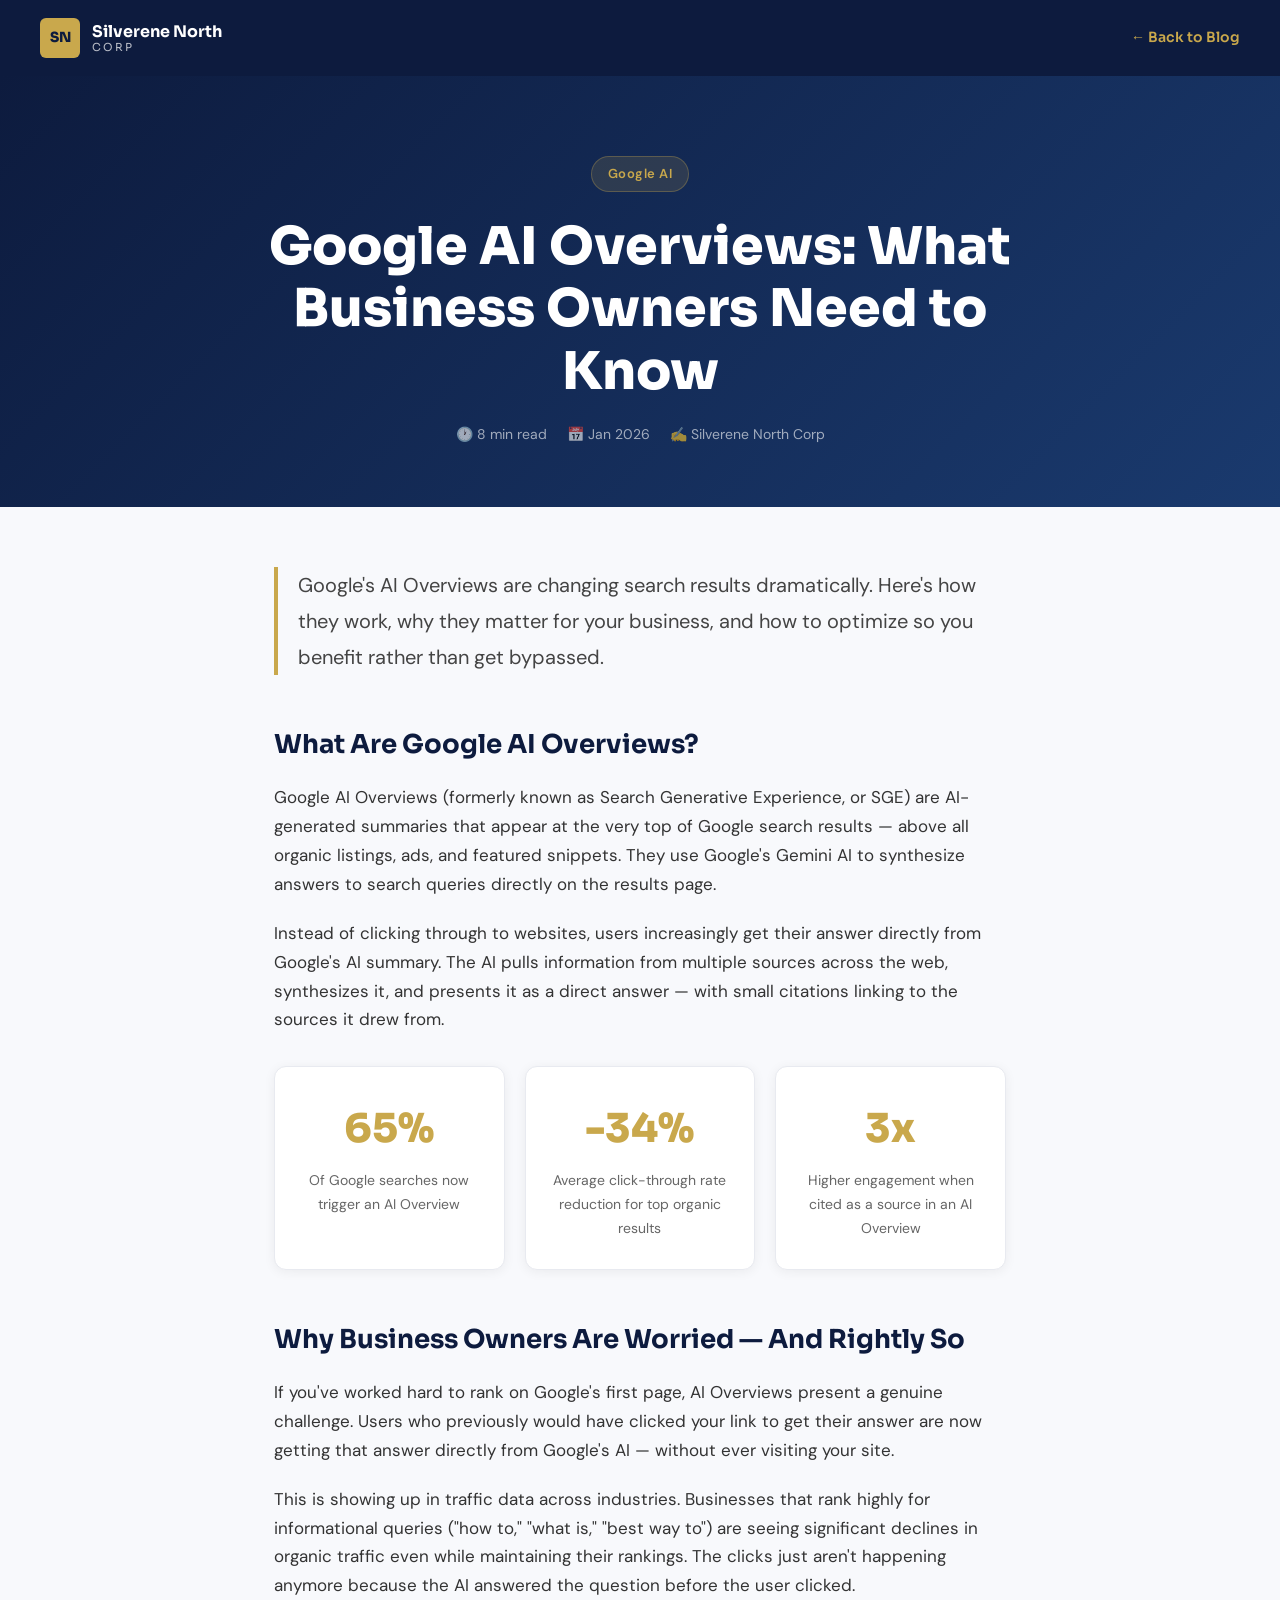
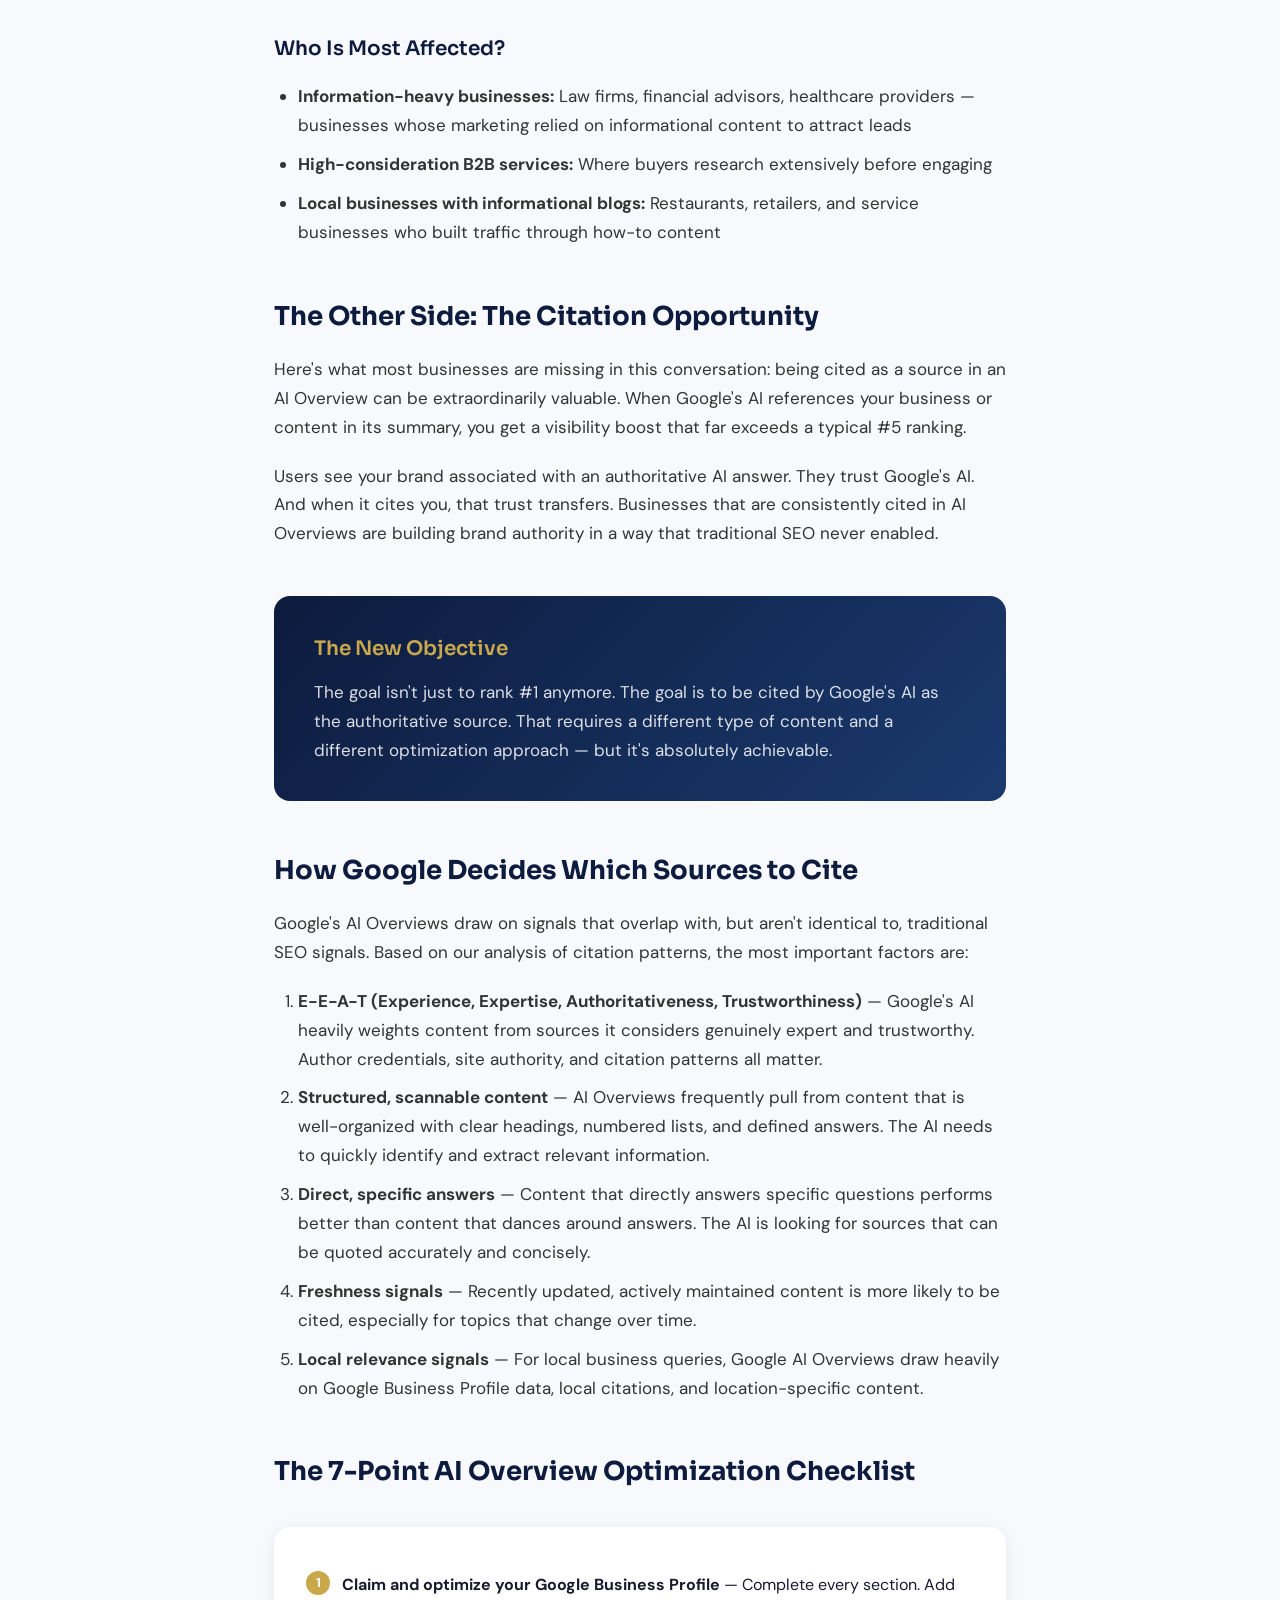
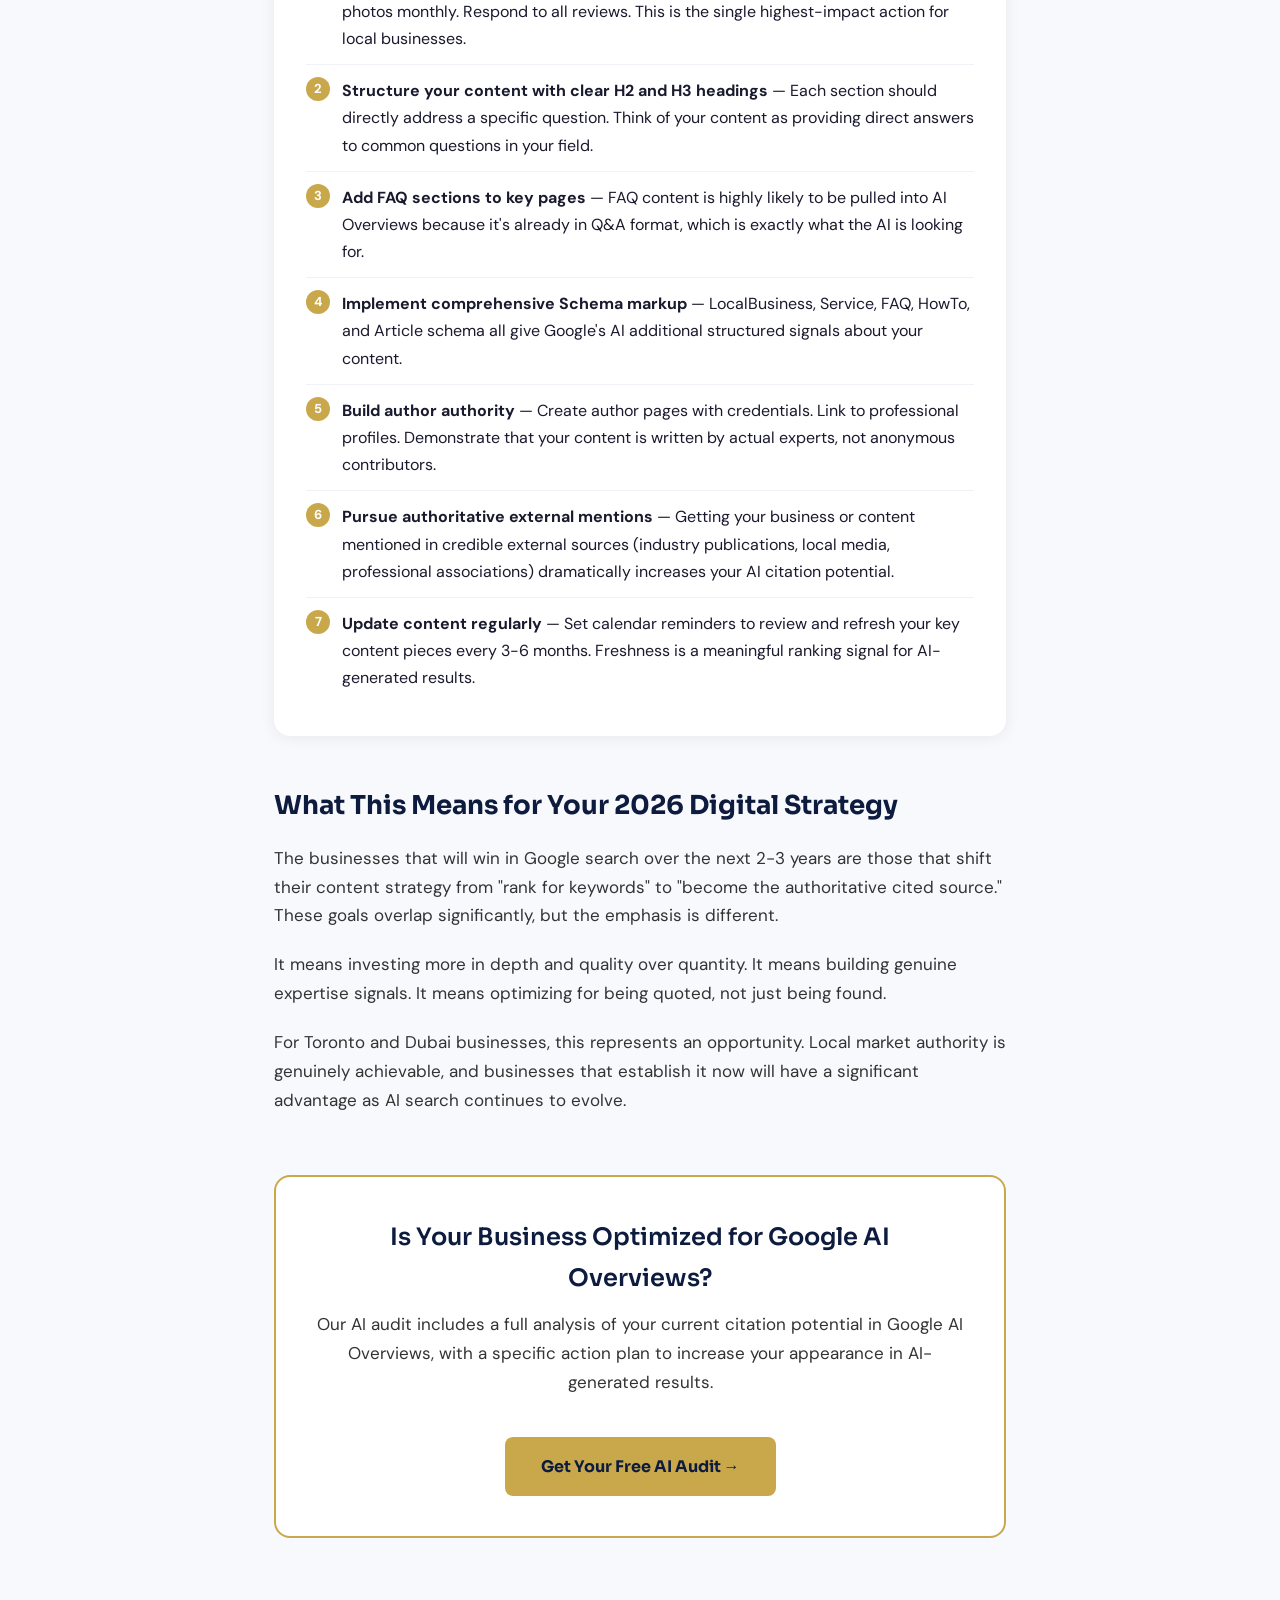
<file: blog/google-ai-overviews.html>
<!doctype html>
<html lang="en">
<head>
  <meta charset="UTF-8" />
  <meta name="viewport" content="width=device-width, initial-scale=1.0" />
  <title>Google AI Overviews: What Business Owners Need to Know | Silverene North Corp</title>
  <meta name="description" content="Google's AI Overviews are changing search results dramatically. Here's how they work, why they matter for your business, and how to optimize for them." />
  <link rel="preconnect" href="https://fonts.googleapis.com" />
  <link rel="preconnect" href="https://fonts.gstatic.com" crossorigin />
  <link href="https://fonts.googleapis.com/css2?family=Sora:wght@400;500;600;700;800&family=DM+Sans:ital,opsz,wght@0,9..40,400;0,9..40,500;0,9..40,600;1,9..40,400&display=swap" rel="stylesheet" />
  <style>
    *, *::before, *::after { box-sizing: border-box; margin: 0; padding: 0; }
    body { font-family: 'DM Sans', sans-serif; background: #f8f9fc; color: #1a1a2e; line-height: 1.7; }
    a { color: inherit; text-decoration: none; }
    .nav { background: #0d1b3e; padding: 18px 40px; display: flex; align-items: center; justify-content: space-between; position: sticky; top: 0; z-index: 100; }
    .nav-logo { display: flex; align-items: center; gap: 12px; }
    .nav-logo-box { width: 40px; height: 40px; background: #c9a84c; border-radius: 6px; display: flex; align-items: center; justify-content: center; font-family: 'Sora', sans-serif; font-weight: 800; color: #0d1b3e; font-size: 14px; }
    .nav-logo-text { color: #fff; font-family: 'Sora', sans-serif; font-weight: 700; font-size: 16px; line-height: 1.2; }
    .nav-logo-text span { display: block; font-size: 11px; font-weight: 400; opacity: 0.7; letter-spacing: 2px; text-transform: uppercase; }
    .nav-back { color: #c9a84c; font-family: 'Sora', sans-serif; font-size: 14px; font-weight: 600; display: flex; align-items: center; gap: 6px; transition: opacity 0.2s; }
    .nav-back:hover { opacity: 0.8; }
    .hero { background: linear-gradient(135deg, #0d1b3e 0%, #1a3a6e 100%); padding: 80px 40px 60px; text-align: center; }
    .hero-tag { display: inline-block; background: rgba(201,168,76,0.15); color: #c9a84c; border: 1px solid rgba(201,168,76,0.3); padding: 6px 16px; border-radius: 20px; font-size: 13px; font-weight: 600; letter-spacing: 0.5px; margin-bottom: 24px; }
    .hero h1 { font-family: 'Sora', sans-serif; font-size: clamp(28px, 5vw, 52px); font-weight: 800; color: #fff; max-width: 800px; margin: 0 auto 20px; line-height: 1.2; }
    .hero-meta { color: rgba(255,255,255,0.6); font-size: 14px; display: flex; align-items: center; justify-content: center; gap: 20px; }
    .article-wrap { max-width: 780px; margin: 0 auto; padding: 60px 24px 100px; }
    .article-intro { font-size: 20px; color: #444; margin-bottom: 40px; line-height: 1.8; border-left: 4px solid #c9a84c; padding-left: 20px; }
    h2 { font-family: 'Sora', sans-serif; font-size: 26px; font-weight: 700; color: #0d1b3e; margin: 48px 0 16px; }
    h3 { font-family: 'Sora', sans-serif; font-size: 20px; font-weight: 600; color: #0d1b3e; margin: 32px 0 12px; }
    p { font-size: 17px; color: #333; margin-bottom: 20px; }
    ul, ol { margin: 16px 0 24px 24px; }
    li { font-size: 17px; color: #333; margin-bottom: 10px; }
    .callout { background: linear-gradient(135deg, #0d1b3e, #1a3a6e); color: #fff; border-radius: 16px; padding: 36px 40px; margin: 48px 0; }
    .callout h3 { color: #c9a84c; margin-top: 0; }
    .callout p { color: rgba(255,255,255,0.85); margin-bottom: 0; }
    .stat-grid { display: grid; grid-template-columns: repeat(auto-fit, minmax(200px, 1fr)); gap: 20px; margin: 32px 0; }
    .stat-card { background: #fff; border: 1px solid #e8eaf0; border-radius: 12px; padding: 28px 24px; text-align: center; box-shadow: 0 2px 12px rgba(0,0,0,0.06); }
    .stat-card .number { font-family: 'Sora', sans-serif; font-size: 40px; font-weight: 800; color: #c9a84c; }
    .stat-card .label { font-size: 14px; color: #666; margin-top: 6px; }
    .checklist { background: #fff; border-radius: 16px; padding: 32px; box-shadow: 0 2px 16px rgba(0,0,0,0.07); margin: 32px 0; }
    .checklist-item { display: flex; align-items: flex-start; gap: 12px; padding: 12px 0; border-bottom: 1px solid #f0f2f8; }
    .checklist-item:last-child { border-bottom: none; }
    .check { width: 24px; height: 24px; background: #c9a84c; border-radius: 50%; display: flex; align-items: center; justify-content: center; flex-shrink: 0; color: #fff; font-size: 13px; font-weight: 700; }
    .cta-section { background: #fff; border: 2px solid #c9a84c; border-radius: 16px; padding: 40px; text-align: center; margin-top: 60px; }
    .cta-section h3 { margin-top: 0; font-size: 24px; }
    .cta-btn { display: inline-block; background: #c9a84c; color: #0d1b3e; font-family: 'Sora', sans-serif; font-weight: 700; padding: 16px 36px; border-radius: 8px; margin-top: 20px; font-size: 16px; transition: transform 0.2s, box-shadow 0.2s; }
    .cta-btn:hover { transform: translateY(-2px); box-shadow: 0 8px 24px rgba(201,168,76,0.4); }
  </style>
</head>
<body>

<nav class="nav">
  <a href="/" class="nav-logo">
    <div class="nav-logo-box">SN</div>
    <div class="nav-logo-text">Silverene North<span>Corp</span></div>
  </a>
  <a href="/#blog" class="nav-back">← Back to Blog</a>
</nav>

<div class="hero">
  <div class="hero-tag">Google AI</div>
  <h1>Google AI Overviews: What Business Owners Need to Know</h1>
  <div class="hero-meta">
    <span>🕐 8 min read</span>
    <span>📅 Jan 2026</span>
    <span>✍️ Silverene North Corp</span>
  </div>
</div>

<div class="article-wrap">

  <p class="article-intro">Google's AI Overviews are changing search results dramatically. Here's how they work, why they matter for your business, and how to optimize so you benefit rather than get bypassed.</p>

  <h2>What Are Google AI Overviews?</h2>
  <p>Google AI Overviews (formerly known as Search Generative Experience, or SGE) are AI-generated summaries that appear at the very top of Google search results — above all organic listings, ads, and featured snippets. They use Google's Gemini AI to synthesize answers to search queries directly on the results page.</p>
  <p>Instead of clicking through to websites, users increasingly get their answer directly from Google's AI summary. The AI pulls information from multiple sources across the web, synthesizes it, and presents it as a direct answer — with small citations linking to the sources it drew from.</p>

  <div class="stat-grid">
    <div class="stat-card"><div class="number">65%</div><div class="label">Of Google searches now trigger an AI Overview</div></div>
    <div class="stat-card"><div class="number">-34%</div><div class="label">Average click-through rate reduction for top organic results</div></div>
    <div class="stat-card"><div class="number">3x</div><div class="label">Higher engagement when cited as a source in an AI Overview</div></div>
  </div>

  <h2>Why Business Owners Are Worried — And Rightly So</h2>
  <p>If you've worked hard to rank on Google's first page, AI Overviews present a genuine challenge. Users who previously would have clicked your link to get their answer are now getting that answer directly from Google's AI — without ever visiting your site.</p>
  <p>This is showing up in traffic data across industries. Businesses that rank highly for informational queries ("how to," "what is," "best way to") are seeing significant declines in organic traffic even while maintaining their rankings. The clicks just aren't happening anymore because the AI answered the question before the user clicked.</p>

  <h3>Who Is Most Affected?</h3>
  <ul>
    <li><strong>Information-heavy businesses:</strong> Law firms, financial advisors, healthcare providers — businesses whose marketing relied on informational content to attract leads</li>
    <li><strong>High-consideration B2B services:</strong> Where buyers research extensively before engaging</li>
    <li><strong>Local businesses with informational blogs:</strong> Restaurants, retailers, and service businesses who built traffic through how-to content</li>
  </ul>

  <h2>The Other Side: The Citation Opportunity</h2>
  <p>Here's what most businesses are missing in this conversation: being cited as a source in an AI Overview can be extraordinarily valuable. When Google's AI references your business or content in its summary, you get a visibility boost that far exceeds a typical #5 ranking.</p>
  <p>Users see your brand associated with an authoritative AI answer. They trust Google's AI. And when it cites you, that trust transfers. Businesses that are consistently cited in AI Overviews are building brand authority in a way that traditional SEO never enabled.</p>

  <div class="callout">
    <h3>The New Objective</h3>
    <p>The goal isn't just to rank #1 anymore. The goal is to be cited by Google's AI as the authoritative source. That requires a different type of content and a different optimization approach — but it's absolutely achievable.</p>
  </div>

  <h2>How Google Decides Which Sources to Cite</h2>
  <p>Google's AI Overviews draw on signals that overlap with, but aren't identical to, traditional SEO signals. Based on our analysis of citation patterns, the most important factors are:</p>
  <ol>
    <li><strong>E-E-A-T (Experience, Expertise, Authoritativeness, Trustworthiness)</strong> — Google's AI heavily weights content from sources it considers genuinely expert and trustworthy. Author credentials, site authority, and citation patterns all matter.</li>
    <li><strong>Structured, scannable content</strong> — AI Overviews frequently pull from content that is well-organized with clear headings, numbered lists, and defined answers. The AI needs to quickly identify and extract relevant information.</li>
    <li><strong>Direct, specific answers</strong> — Content that directly answers specific questions performs better than content that dances around answers. The AI is looking for sources that can be quoted accurately and concisely.</li>
    <li><strong>Freshness signals</strong> — Recently updated, actively maintained content is more likely to be cited, especially for topics that change over time.</li>
    <li><strong>Local relevance signals</strong> — For local business queries, Google AI Overviews draw heavily on Google Business Profile data, local citations, and location-specific content.</li>
  </ol>

  <h2>The 7-Point AI Overview Optimization Checklist</h2>
  <div class="checklist">
    <div class="checklist-item"><div class="check">1</div><div><strong>Claim and optimize your Google Business Profile</strong> — Complete every section. Add photos monthly. Respond to all reviews. This is the single highest-impact action for local businesses.</div></div>
    <div class="checklist-item"><div class="check">2</div><div><strong>Structure your content with clear H2 and H3 headings</strong> — Each section should directly address a specific question. Think of your content as providing direct answers to common questions in your field.</div></div>
    <div class="checklist-item"><div class="check">3</div><div><strong>Add FAQ sections to key pages</strong> — FAQ content is highly likely to be pulled into AI Overviews because it's already in Q&amp;A format, which is exactly what the AI is looking for.</div></div>
    <div class="checklist-item"><div class="check">4</div><div><strong>Implement comprehensive Schema markup</strong> — LocalBusiness, Service, FAQ, HowTo, and Article schema all give Google's AI additional structured signals about your content.</div></div>
    <div class="checklist-item"><div class="check">5</div><div><strong>Build author authority</strong> — Create author pages with credentials. Link to professional profiles. Demonstrate that your content is written by actual experts, not anonymous contributors.</div></div>
    <div class="checklist-item"><div class="check">6</div><div><strong>Pursue authoritative external mentions</strong> — Getting your business or content mentioned in credible external sources (industry publications, local media, professional associations) dramatically increases your AI citation potential.</div></div>
    <div class="checklist-item"><div class="check">7</div><div><strong>Update content regularly</strong> — Set calendar reminders to review and refresh your key content pieces every 3-6 months. Freshness is a meaningful ranking signal for AI-generated results.</div></div>
  </div>

  <h2>What This Means for Your 2026 Digital Strategy</h2>
  <p>The businesses that will win in Google search over the next 2-3 years are those that shift their content strategy from "rank for keywords" to "become the authoritative cited source." These goals overlap significantly, but the emphasis is different.</p>
  <p>It means investing more in depth and quality over quantity. It means building genuine expertise signals. It means optimizing for being quoted, not just being found.</p>
  <p>For Toronto and Dubai businesses, this represents an opportunity. Local market authority is genuinely achievable, and businesses that establish it now will have a significant advantage as AI search continues to evolve.</p>

  <div class="cta-section">
    <h3>Is Your Business Optimized for Google AI Overviews?</h3>
    <p>Our AI audit includes a full analysis of your current citation potential in Google AI Overviews, with a specific action plan to increase your appearance in AI-generated results.</p>
    <a href="/#contact" class="cta-btn">Get Your Free AI Audit →</a>
  </div>

</div>
</body>
</html>
</file>
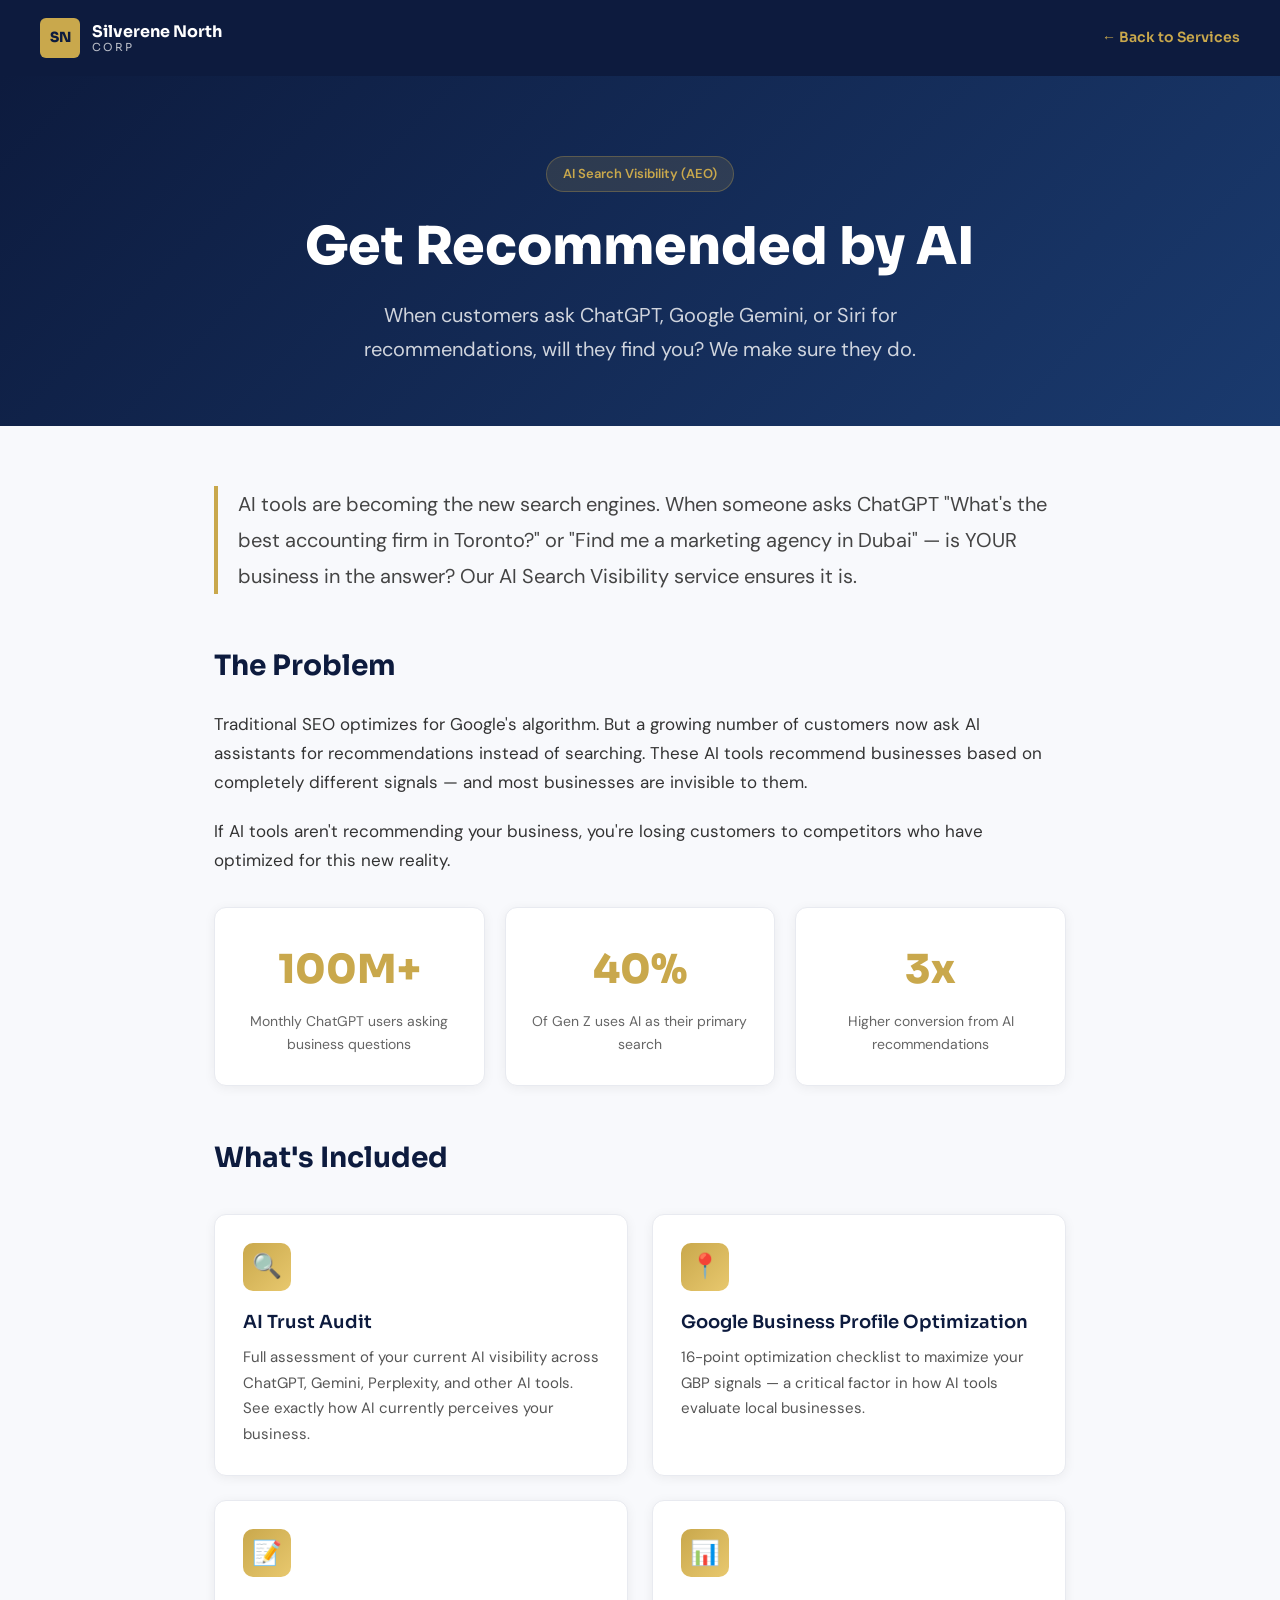
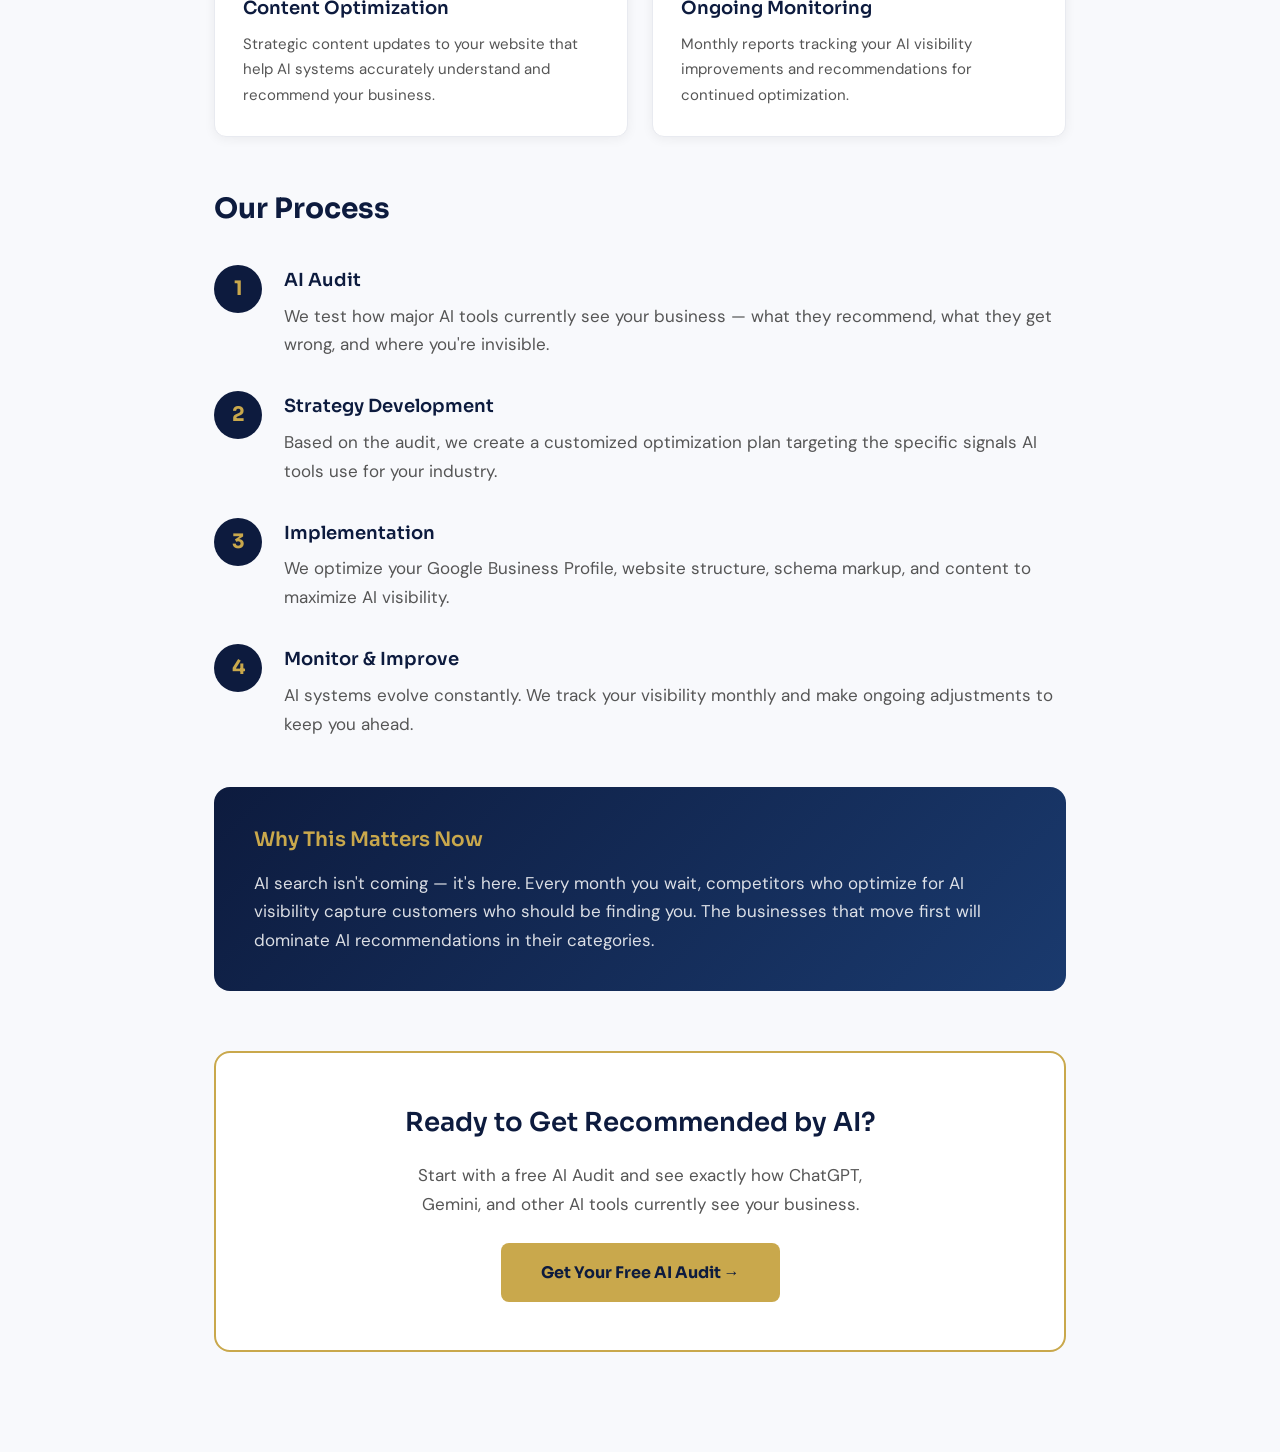
<file: services/ai-search-visibility.html>
<!doctype html>
<html lang="en">
<head>
  <meta charset="UTF-8" />
  <meta name="viewport" content="width=device-width, initial-scale=1.0" />
  <title>AI Search Visibility (AEO) — Get Recommended by AI | Silverene North Corp</title>
  <meta name="description" content="Make your business visible to ChatGPT, Google Gemini, and AI assistants. Our AI Search Visibility service ensures AI tools recommend YOUR business, not your competitors." />
  <link rel="preconnect" href="https://fonts.googleapis.com" />
  <link rel="preconnect" href="https://fonts.gstatic.com" crossorigin />
  <link href="https://fonts.googleapis.com/css2?family=Sora:wght@400;500;600;700;800&family=DM+Sans:ital,opsz,wght@0,9..40,400;0,9..40,500;0,9..40,600;1,9..40,400&display=swap" rel="stylesheet" />
  <style>
    *, *::before, *::after { box-sizing: border-box; margin: 0; padding: 0; }
    body { font-family: 'DM Sans', sans-serif; background: #f8f9fc; color: #1a1a2e; line-height: 1.7; }
    a { color: inherit; text-decoration: none; }
    .nav { background: #0d1b3e; padding: 18px 40px; display: flex; align-items: center; justify-content: space-between; position: sticky; top: 0; z-index: 100; }
    .nav-logo { display: flex; align-items: center; gap: 12px; }
    .nav-logo-box { width: 40px; height: 40px; background: #c9a84c; border-radius: 6px; display: flex; align-items: center; justify-content: center; font-family: 'Sora', sans-serif; font-weight: 800; color: #0d1b3e; font-size: 14px; }
    .nav-logo-text { color: #fff; font-family: 'Sora', sans-serif; font-weight: 700; font-size: 16px; line-height: 1.2; }
    .nav-logo-text span { display: block; font-size: 11px; font-weight: 400; opacity: 0.7; letter-spacing: 2px; text-transform: uppercase; }
    .nav-back { color: #c9a84c; font-family: 'Sora', sans-serif; font-size: 14px; font-weight: 600; display: flex; align-items: center; gap: 6px; }
    .nav-back:hover { opacity: 0.8; }
    .hero { background: linear-gradient(135deg, #0d1b3e 0%, #1a3a6e 100%); padding: 80px 40px 60px; text-align: center; }
    .hero-tag { display: inline-block; background: rgba(201,168,76,0.15); color: #c9a84c; border: 1px solid rgba(201,168,76,0.3); padding: 6px 16px; border-radius: 20px; font-size: 13px; font-weight: 600; margin-bottom: 24px; }
    .hero h1 { font-family: 'Sora', sans-serif; font-size: clamp(28px, 5vw, 52px); font-weight: 800; color: #fff; max-width: 800px; margin: 0 auto 20px; line-height: 1.2; }
    .hero-sub { color: rgba(255,255,255,0.8); font-size: 20px; max-width: 600px; margin: 0 auto; }
    .content-wrap { max-width: 900px; margin: 0 auto; padding: 60px 24px 100px; }
    .intro { font-size: 20px; color: #444; margin-bottom: 48px; line-height: 1.8; border-left: 4px solid #c9a84c; padding-left: 20px; }
    h2 { font-family: 'Sora', sans-serif; font-size: 28px; font-weight: 700; color: #0d1b3e; margin: 48px 0 20px; }
    h3 { font-family: 'Sora', sans-serif; font-size: 20px; font-weight: 600; color: #0d1b3e; margin: 32px 0 12px; }
    p { font-size: 17px; color: #333; margin-bottom: 20px; }
    .included-grid { display: grid; grid-template-columns: repeat(auto-fit, minmax(280px, 1fr)); gap: 24px; margin: 32px 0 48px; }
    .included-card { background: #fff; border: 1px solid #e8eaf0; border-radius: 12px; padding: 28px; box-shadow: 0 2px 12px rgba(0,0,0,0.06); }
    .included-card .icon { width: 48px; height: 48px; background: linear-gradient(135deg, #c9a84c, #e8c86e); border-radius: 10px; display: flex; align-items: center; justify-content: center; font-size: 24px; margin-bottom: 16px; }
    .included-card h4 { font-family: 'Sora', sans-serif; font-size: 18px; font-weight: 600; color: #0d1b3e; margin-bottom: 8px; }
    .included-card p { font-size: 15px; color: #555; margin: 0; }
    .process-list { counter-reset: step; list-style: none; margin: 32px 0; padding: 0; }
    .process-list li { position: relative; padding-left: 70px; margin-bottom: 32px; }
    .process-list li::before { counter-increment: step; content: counter(step); position: absolute; left: 0; top: 0; width: 48px; height: 48px; background: #0d1b3e; color: #c9a84c; font-family: 'Sora', sans-serif; font-weight: 700; font-size: 20px; border-radius: 50%; display: flex; align-items: center; justify-content: center; }
    .process-list h4 { font-family: 'Sora', sans-serif; font-size: 18px; font-weight: 600; color: #0d1b3e; margin-bottom: 6px; }
    .process-list p { margin: 0; color: #555; }
    .callout { background: linear-gradient(135deg, #0d1b3e, #1a3a6e); color: #fff; border-radius: 16px; padding: 36px 40px; margin: 48px 0; }
    .callout h3 { color: #c9a84c; margin-top: 0; }
    .callout p { color: rgba(255,255,255,0.85); margin-bottom: 0; }
    .stat-grid { display: grid; grid-template-columns: repeat(auto-fit, minmax(180px, 1fr)); gap: 20px; margin: 32px 0; }
    .stat-card { background: #fff; border: 1px solid #e8eaf0; border-radius: 12px; padding: 28px 24px; text-align: center; box-shadow: 0 2px 12px rgba(0,0,0,0.06); }
    .stat-card .number { font-family: 'Sora', sans-serif; font-size: 40px; font-weight: 800; color: #c9a84c; }
    .stat-card .label { font-size: 14px; color: #666; margin-top: 6px; }
    .cta-section { background: #fff; border: 2px solid #c9a84c; border-radius: 16px; padding: 48px; text-align: center; margin-top: 60px; }
    .cta-section h3 { margin-top: 0; font-size: 26px; color: #0d1b3e; }
    .cta-section p { color: #555; font-size: 17px; max-width: 500px; margin: 16px auto 0; }
    .cta-btn { display: inline-block; background: #c9a84c; color: #0d1b3e; font-family: 'Sora', sans-serif; font-weight: 700; padding: 16px 40px; border-radius: 8px; margin-top: 24px; font-size: 16px; }
    .cta-btn:hover { opacity: 0.9; }
    @media (max-width: 600px) {
      .nav { padding: 16px 20px; }
      .hero { padding: 60px 20px 40px; }
      .content-wrap { padding: 40px 20px 60px; }
      .cta-section { padding: 32px 24px; }
    }
  </style>
</head>
<body>
<nav class="nav">
  <a href="/" class="nav-logo"><div class="nav-logo-box">SN</div><div class="nav-logo-text">Silverene North<span>Corp</span></div></a>
  <a href="/#services" class="nav-back">← Back to Services</a>
</nav>
<div class="hero">
  <div class="hero-tag">AI Search Visibility (AEO)</div>
  <h1>Get Recommended by AI</h1>
  <p class="hero-sub">When customers ask ChatGPT, Google Gemini, or Siri for recommendations, will they find you? We make sure they do.</p>
</div>
<div class="content-wrap">
  <p class="intro">AI tools are becoming the new search engines. When someone asks ChatGPT "What's the best accounting firm in Toronto?" or "Find me a marketing agency in Dubai" — is YOUR business in the answer? Our AI Search Visibility service ensures it is.</p>
  
  <h2>The Problem</h2>
  <p>Traditional SEO optimizes for Google's algorithm. But a growing number of customers now ask AI assistants for recommendations instead of searching. These AI tools recommend businesses based on completely different signals — and most businesses are invisible to them.</p>
  <p>If AI tools aren't recommending your business, you're losing customers to competitors who have optimized for this new reality.</p>
  
  <div class="stat-grid">
    <div class="stat-card"><div class="number">100M+</div><div class="label">Monthly ChatGPT users asking business questions</div></div>
    <div class="stat-card"><div class="number">40%</div><div class="label">Of Gen Z uses AI as their primary search</div></div>
    <div class="stat-card"><div class="number">3x</div><div class="label">Higher conversion from AI recommendations</div></div>
  </div>
  
  <h2>What's Included</h2>
  <div class="included-grid">
    <div class="included-card">
      <div class="icon">🔍</div>
      <h4>AI Trust Audit</h4>
      <p>Full assessment of your current AI visibility across ChatGPT, Gemini, Perplexity, and other AI tools. See exactly how AI currently perceives your business.</p>
    </div>
    <div class="included-card">
      <div class="icon">📍</div>
      <h4>Google Business Profile Optimization</h4>
      <p>16-point optimization checklist to maximize your GBP signals — a critical factor in how AI tools evaluate local businesses.</p>
    </div>
    <div class="included-card">
      <div class="icon">📝</div>
      <h4>Content Optimization</h4>
      <p>Strategic content updates to your website that help AI systems accurately understand and recommend your business.</p>
    </div>
    <div class="included-card">
      <div class="icon">📊</div>
      <h4>Ongoing Monitoring</h4>
      <p>Monthly reports tracking your AI visibility improvements and recommendations for continued optimization.</p>
    </div>
  </div>
  
  <h2>Our Process</h2>
  <ol class="process-list">
    <li>
      <h4>AI Audit</h4>
      <p>We test how major AI tools currently see your business — what they recommend, what they get wrong, and where you're invisible.</p>
    </li>
    <li>
      <h4>Strategy Development</h4>
      <p>Based on the audit, we create a customized optimization plan targeting the specific signals AI tools use for your industry.</p>
    </li>
    <li>
      <h4>Implementation</h4>
      <p>We optimize your Google Business Profile, website structure, schema markup, and content to maximize AI visibility.</p>
    </li>
    <li>
      <h4>Monitor & Improve</h4>
      <p>AI systems evolve constantly. We track your visibility monthly and make ongoing adjustments to keep you ahead.</p>
    </li>
  </ol>
  
  <div class="callout">
    <h3>Why This Matters Now</h3>
    <p>AI search isn't coming — it's here. Every month you wait, competitors who optimize for AI visibility capture customers who should be finding you. The businesses that move first will dominate AI recommendations in their categories.</p>
  </div>
  
  <div class="cta-section">
    <h3>Ready to Get Recommended by AI?</h3>
    <p>Start with a free AI Audit and see exactly how ChatGPT, Gemini, and other AI tools currently see your business.</p>
    <a href="/#contact" class="cta-btn">Get Your Free AI Audit →</a>
  </div>
</div>
</body>
</html>
</file>
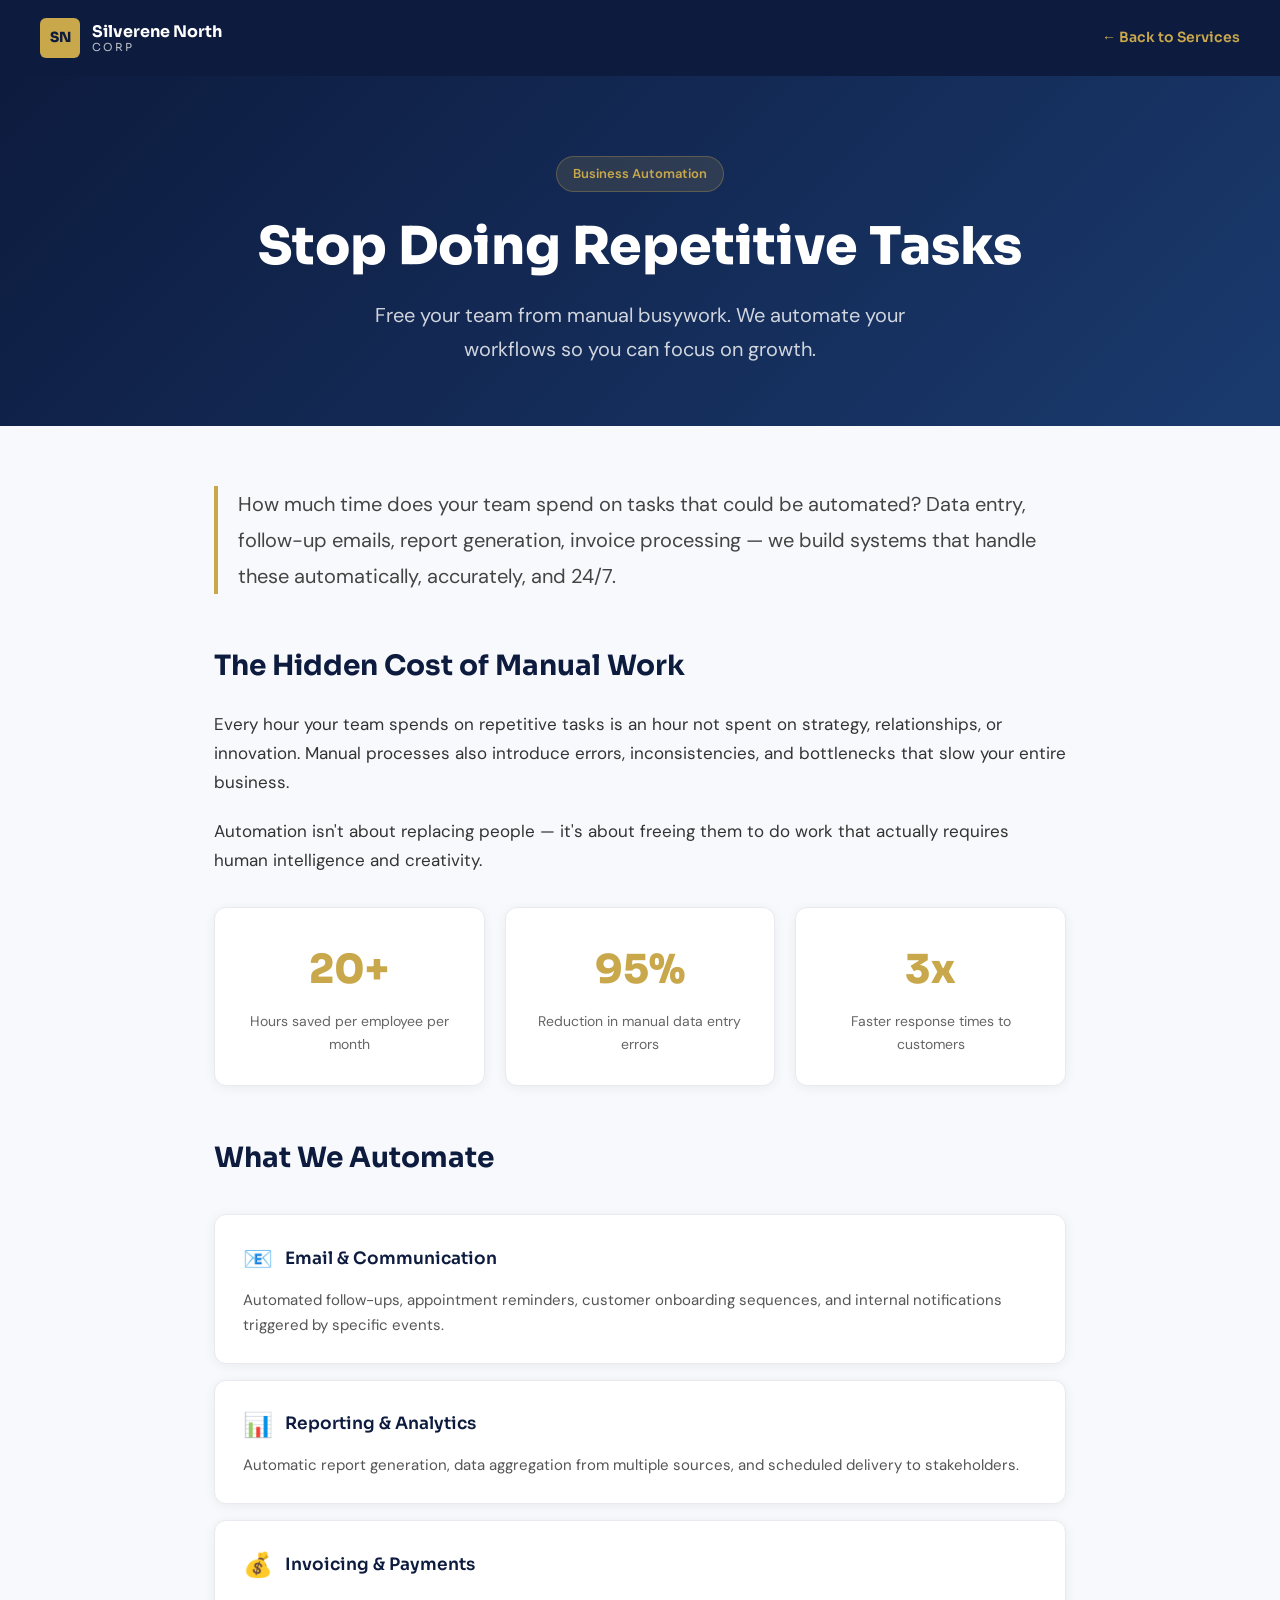
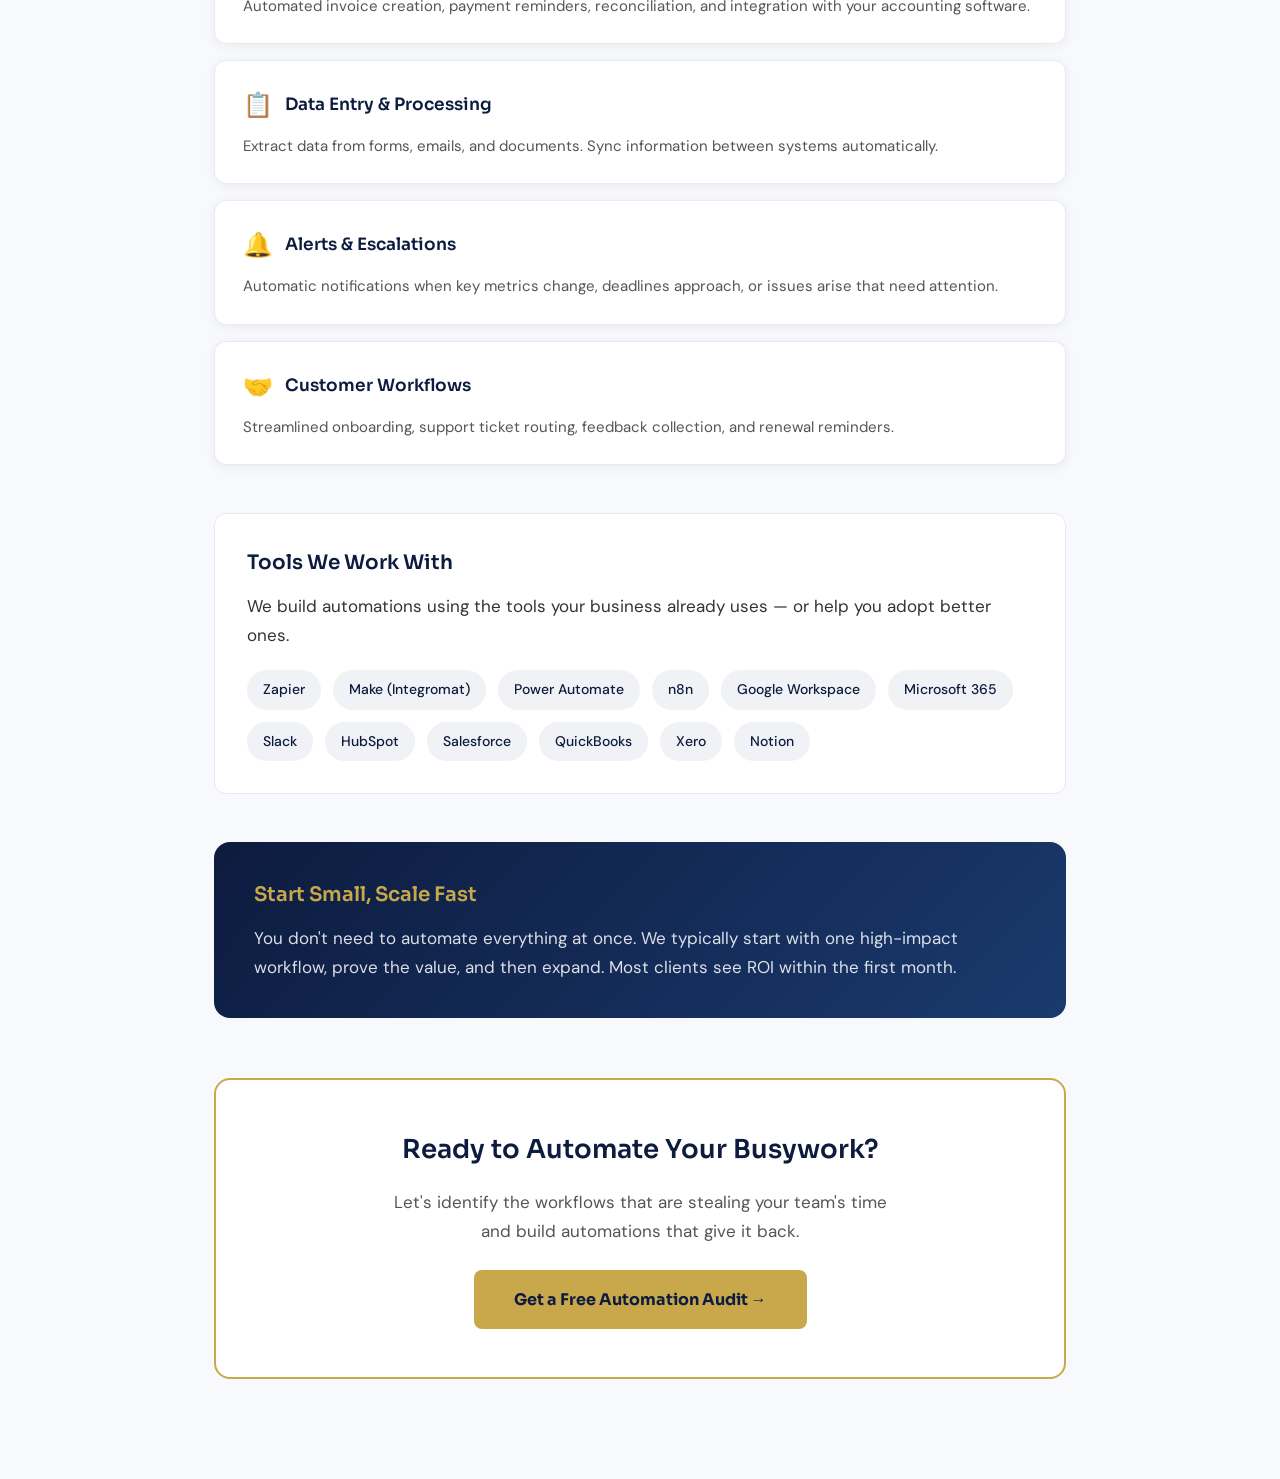
<file: services/business-automation.html>
<!doctype html>
<html lang="en">
<head>
  <meta charset="UTF-8" />
  <meta name="viewport" content="width=device-width, initial-scale=1.0" />
  <title>Business Automation — Stop Doing Repetitive Tasks | Silverene North Corp</title>
  <meta name="description" content="Automate repetitive tasks, streamline workflows, and free your team to focus on growth. Custom automation solutions for Toronto and Dubai businesses." />
  <link rel="preconnect" href="https://fonts.googleapis.com" />
  <link rel="preconnect" href="https://fonts.gstatic.com" crossorigin />
  <link href="https://fonts.googleapis.com/css2?family=Sora:wght@400;500;600;700;800&family=DM+Sans:ital,opsz,wght@0,9..40,400;0,9..40,500;0,9..40,600;1,9..40,400&display=swap" rel="stylesheet" />
  <style>
    *, *::before, *::after { box-sizing: border-box; margin: 0; padding: 0; }
    body { font-family: 'DM Sans', sans-serif; background: #f8f9fc; color: #1a1a2e; line-height: 1.7; }
    a { color: inherit; text-decoration: none; }
    .nav { background: #0d1b3e; padding: 18px 40px; display: flex; align-items: center; justify-content: space-between; position: sticky; top: 0; z-index: 100; }
    .nav-logo { display: flex; align-items: center; gap: 12px; }
    .nav-logo-box { width: 40px; height: 40px; background: #c9a84c; border-radius: 6px; display: flex; align-items: center; justify-content: center; font-family: 'Sora', sans-serif; font-weight: 800; color: #0d1b3e; font-size: 14px; }
    .nav-logo-text { color: #fff; font-family: 'Sora', sans-serif; font-weight: 700; font-size: 16px; line-height: 1.2; }
    .nav-logo-text span { display: block; font-size: 11px; font-weight: 400; opacity: 0.7; letter-spacing: 2px; text-transform: uppercase; }
    .nav-back { color: #c9a84c; font-family: 'Sora', sans-serif; font-size: 14px; font-weight: 600; display: flex; align-items: center; gap: 6px; }
    .nav-back:hover { opacity: 0.8; }
    .hero { background: linear-gradient(135deg, #0d1b3e 0%, #1a3a6e 100%); padding: 80px 40px 60px; text-align: center; }
    .hero-tag { display: inline-block; background: rgba(201,168,76,0.15); color: #c9a84c; border: 1px solid rgba(201,168,76,0.3); padding: 6px 16px; border-radius: 20px; font-size: 13px; font-weight: 600; margin-bottom: 24px; }
    .hero h1 { font-family: 'Sora', sans-serif; font-size: clamp(28px, 5vw, 52px); font-weight: 800; color: #fff; max-width: 800px; margin: 0 auto 20px; line-height: 1.2; }
    .hero-sub { color: rgba(255,255,255,0.8); font-size: 20px; max-width: 600px; margin: 0 auto; }
    .content-wrap { max-width: 900px; margin: 0 auto; padding: 60px 24px 100px; }
    .intro { font-size: 20px; color: #444; margin-bottom: 48px; line-height: 1.8; border-left: 4px solid #c9a84c; padding-left: 20px; }
    h2 { font-family: 'Sora', sans-serif; font-size: 28px; font-weight: 700; color: #0d1b3e; margin: 48px 0 20px; }
    h3 { font-family: 'Sora', sans-serif; font-size: 20px; font-weight: 600; color: #0d1b3e; margin: 32px 0 12px; }
    p { font-size: 17px; color: #333; margin-bottom: 20px; }
    .use-cases { margin: 32px 0 48px; }
    .use-case { background: #fff; border: 1px solid #e8eaf0; border-radius: 12px; padding: 24px 28px; margin-bottom: 16px; box-shadow: 0 2px 12px rgba(0,0,0,0.06); }
    .use-case h4 { font-family: 'Sora', sans-serif; font-size: 17px; font-weight: 600; color: #0d1b3e; margin-bottom: 8px; display: flex; align-items: center; gap: 12px; }
    .use-case h4 .emoji { font-size: 24px; }
    .use-case p { font-size: 15px; color: #555; margin: 0; }
    .stat-grid { display: grid; grid-template-columns: repeat(auto-fit, minmax(200px, 1fr)); gap: 20px; margin: 32px 0; }
    .stat-card { background: #fff; border: 1px solid #e8eaf0; border-radius: 12px; padding: 28px 24px; text-align: center; box-shadow: 0 2px 12px rgba(0,0,0,0.06); }
    .stat-card .number { font-family: 'Sora', sans-serif; font-size: 40px; font-weight: 800; color: #c9a84c; }
    .stat-card .label { font-size: 14px; color: #666; margin-top: 6px; }
    .tools-section { background: #fff; border: 1px solid #e8eaf0; border-radius: 12px; padding: 32px; margin: 40px 0; }
    .tools-section h3 { margin-top: 0; }
    .tools-grid { display: flex; flex-wrap: wrap; gap: 12px; margin-top: 20px; }
    .tool-tag { background: #f0f2f5; padding: 8px 16px; border-radius: 20px; font-size: 14px; font-weight: 500; color: #0d1b3e; }
    .callout { background: linear-gradient(135deg, #0d1b3e, #1a3a6e); color: #fff; border-radius: 16px; padding: 36px 40px; margin: 48px 0; }
    .callout h3 { color: #c9a84c; margin-top: 0; }
    .callout p { color: rgba(255,255,255,0.85); margin-bottom: 0; }
    .cta-section { background: #fff; border: 2px solid #c9a84c; border-radius: 16px; padding: 48px; text-align: center; margin-top: 60px; }
    .cta-section h3 { margin-top: 0; font-size: 26px; color: #0d1b3e; }
    .cta-section p { color: #555; font-size: 17px; max-width: 500px; margin: 16px auto 0; }
    .cta-btn { display: inline-block; background: #c9a84c; color: #0d1b3e; font-family: 'Sora', sans-serif; font-weight: 700; padding: 16px 40px; border-radius: 8px; margin-top: 24px; font-size: 16px; }
    .cta-btn:hover { opacity: 0.9; }
    @media (max-width: 600px) {
      .nav { padding: 16px 20px; }
      .hero { padding: 60px 20px 40px; }
      .content-wrap { padding: 40px 20px 60px; }
      .cta-section { padding: 32px 24px; }
    }
  </style>
</head>
<body>
<nav class="nav">
  <a href="/" class="nav-logo"><div class="nav-logo-box">SN</div><div class="nav-logo-text">Silverene North<span>Corp</span></div></a>
  <a href="/#services" class="nav-back">← Back to Services</a>
</nav>
<div class="hero">
  <div class="hero-tag">Business Automation</div>
  <h1>Stop Doing Repetitive Tasks</h1>
  <p class="hero-sub">Free your team from manual busywork. We automate your workflows so you can focus on growth.</p>
</div>
<div class="content-wrap">
  <p class="intro">How much time does your team spend on tasks that could be automated? Data entry, follow-up emails, report generation, invoice processing — we build systems that handle these automatically, accurately, and 24/7.</p>
  
  <h2>The Hidden Cost of Manual Work</h2>
  <p>Every hour your team spends on repetitive tasks is an hour not spent on strategy, relationships, or innovation. Manual processes also introduce errors, inconsistencies, and bottlenecks that slow your entire business.</p>
  <p>Automation isn't about replacing people — it's about freeing them to do work that actually requires human intelligence and creativity.</p>
  
  <div class="stat-grid">
    <div class="stat-card"><div class="number">20+</div><div class="label">Hours saved per employee per month</div></div>
    <div class="stat-card"><div class="number">95%</div><div class="label">Reduction in manual data entry errors</div></div>
    <div class="stat-card"><div class="number">3x</div><div class="label">Faster response times to customers</div></div>
  </div>
  
  <h2>What We Automate</h2>
  <div class="use-cases">
    <div class="use-case">
      <h4><span class="emoji">📧</span> Email & Communication</h4>
      <p>Automated follow-ups, appointment reminders, customer onboarding sequences, and internal notifications triggered by specific events.</p>
    </div>
    <div class="use-case">
      <h4><span class="emoji">📊</span> Reporting & Analytics</h4>
      <p>Automatic report generation, data aggregation from multiple sources, and scheduled delivery to stakeholders.</p>
    </div>
    <div class="use-case">
      <h4><span class="emoji">💰</span> Invoicing & Payments</h4>
      <p>Automated invoice creation, payment reminders, reconciliation, and integration with your accounting software.</p>
    </div>
    <div class="use-case">
      <h4><span class="emoji">📋</span> Data Entry & Processing</h4>
      <p>Extract data from forms, emails, and documents. Sync information between systems automatically.</p>
    </div>
    <div class="use-case">
      <h4><span class="emoji">🔔</span> Alerts & Escalations</h4>
      <p>Automatic notifications when key metrics change, deadlines approach, or issues arise that need attention.</p>
    </div>
    <div class="use-case">
      <h4><span class="emoji">🤝</span> Customer Workflows</h4>
      <p>Streamlined onboarding, support ticket routing, feedback collection, and renewal reminders.</p>
    </div>
  </div>
  
  <div class="tools-section">
    <h3>Tools We Work With</h3>
    <p>We build automations using the tools your business already uses — or help you adopt better ones.</p>
    <div class="tools-grid">
      <span class="tool-tag">Zapier</span>
      <span class="tool-tag">Make (Integromat)</span>
      <span class="tool-tag">Power Automate</span>
      <span class="tool-tag">n8n</span>
      <span class="tool-tag">Google Workspace</span>
      <span class="tool-tag">Microsoft 365</span>
      <span class="tool-tag">Slack</span>
      <span class="tool-tag">HubSpot</span>
      <span class="tool-tag">Salesforce</span>
      <span class="tool-tag">QuickBooks</span>
      <span class="tool-tag">Xero</span>
      <span class="tool-tag">Notion</span>
    </div>
  </div>
  
  <div class="callout">
    <h3>Start Small, Scale Fast</h3>
    <p>You don't need to automate everything at once. We typically start with one high-impact workflow, prove the value, and then expand. Most clients see ROI within the first month.</p>
  </div>
  
  <div class="cta-section">
    <h3>Ready to Automate Your Busywork?</h3>
    <p>Let's identify the workflows that are stealing your team's time and build automations that give it back.</p>
    <a href="/#contact" class="cta-btn">Get a Free Automation Audit →</a>
  </div>
</div>
</body>
</html>
</file>
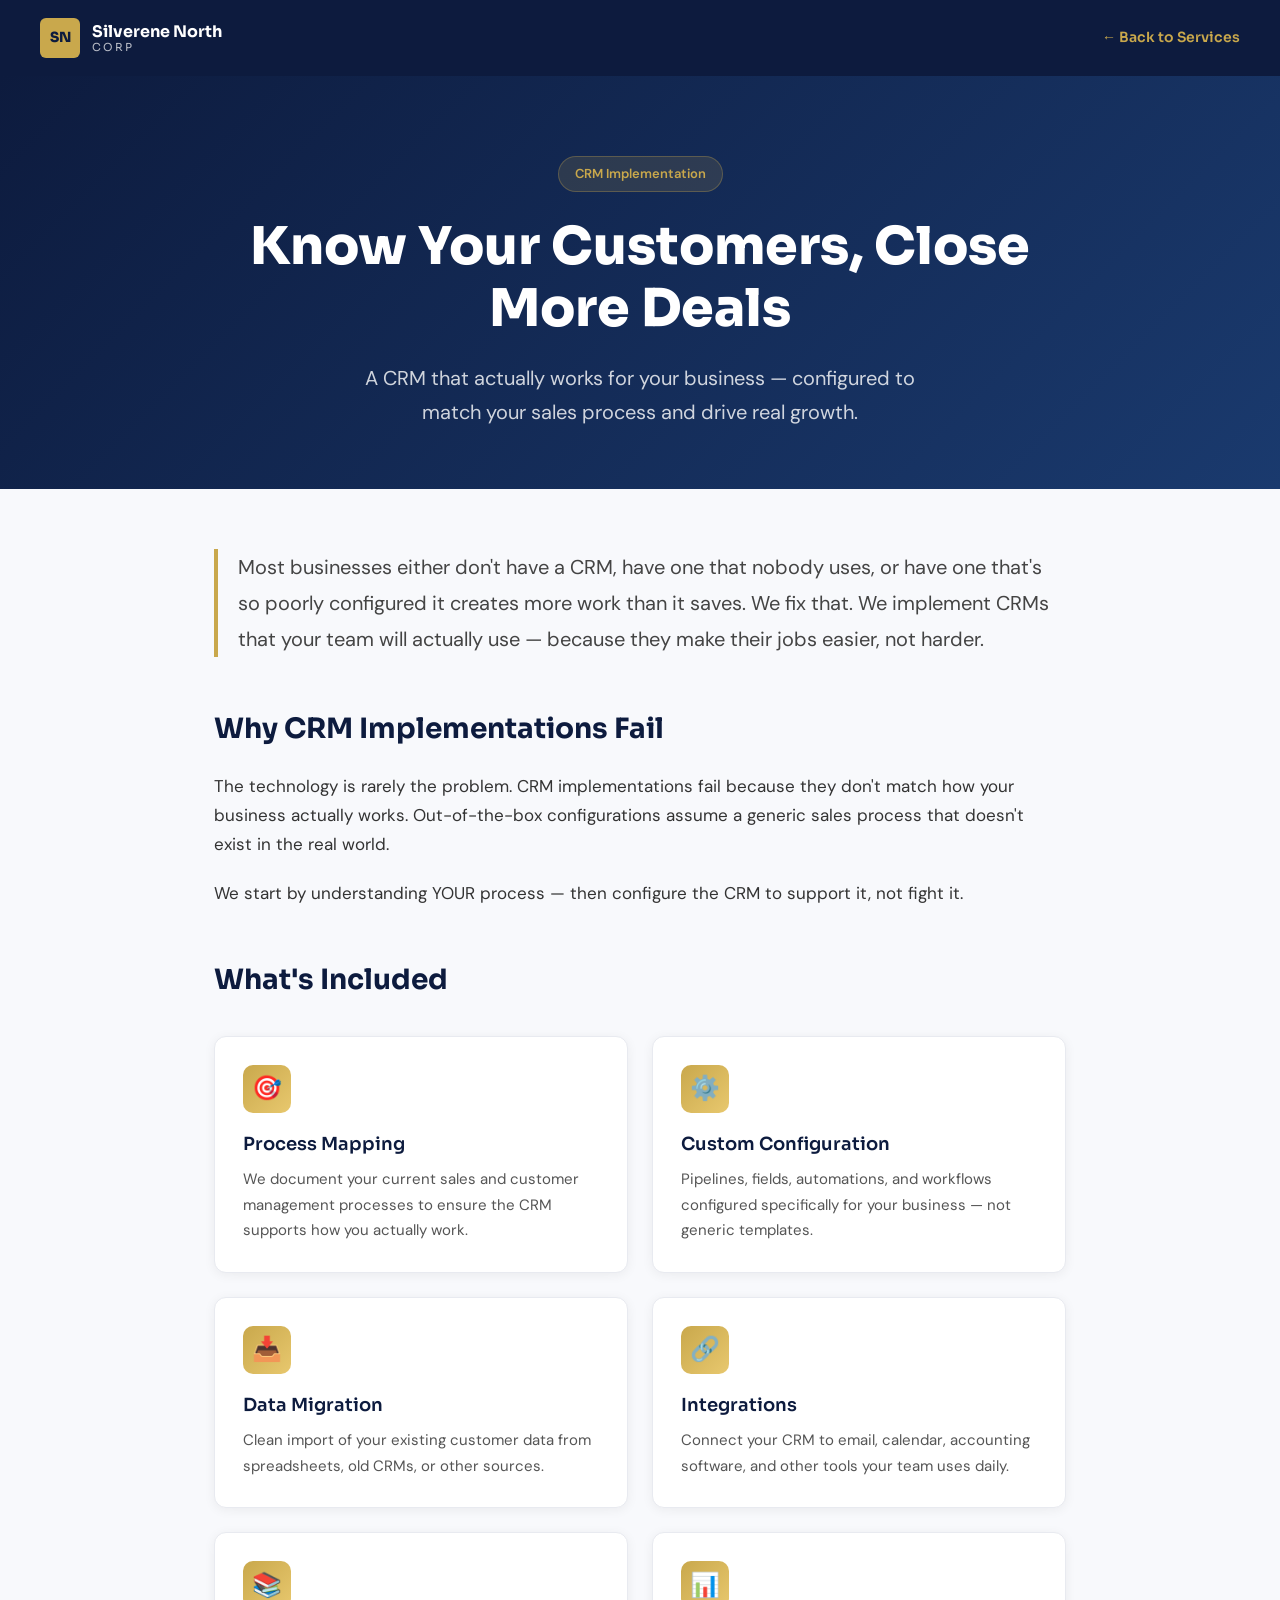
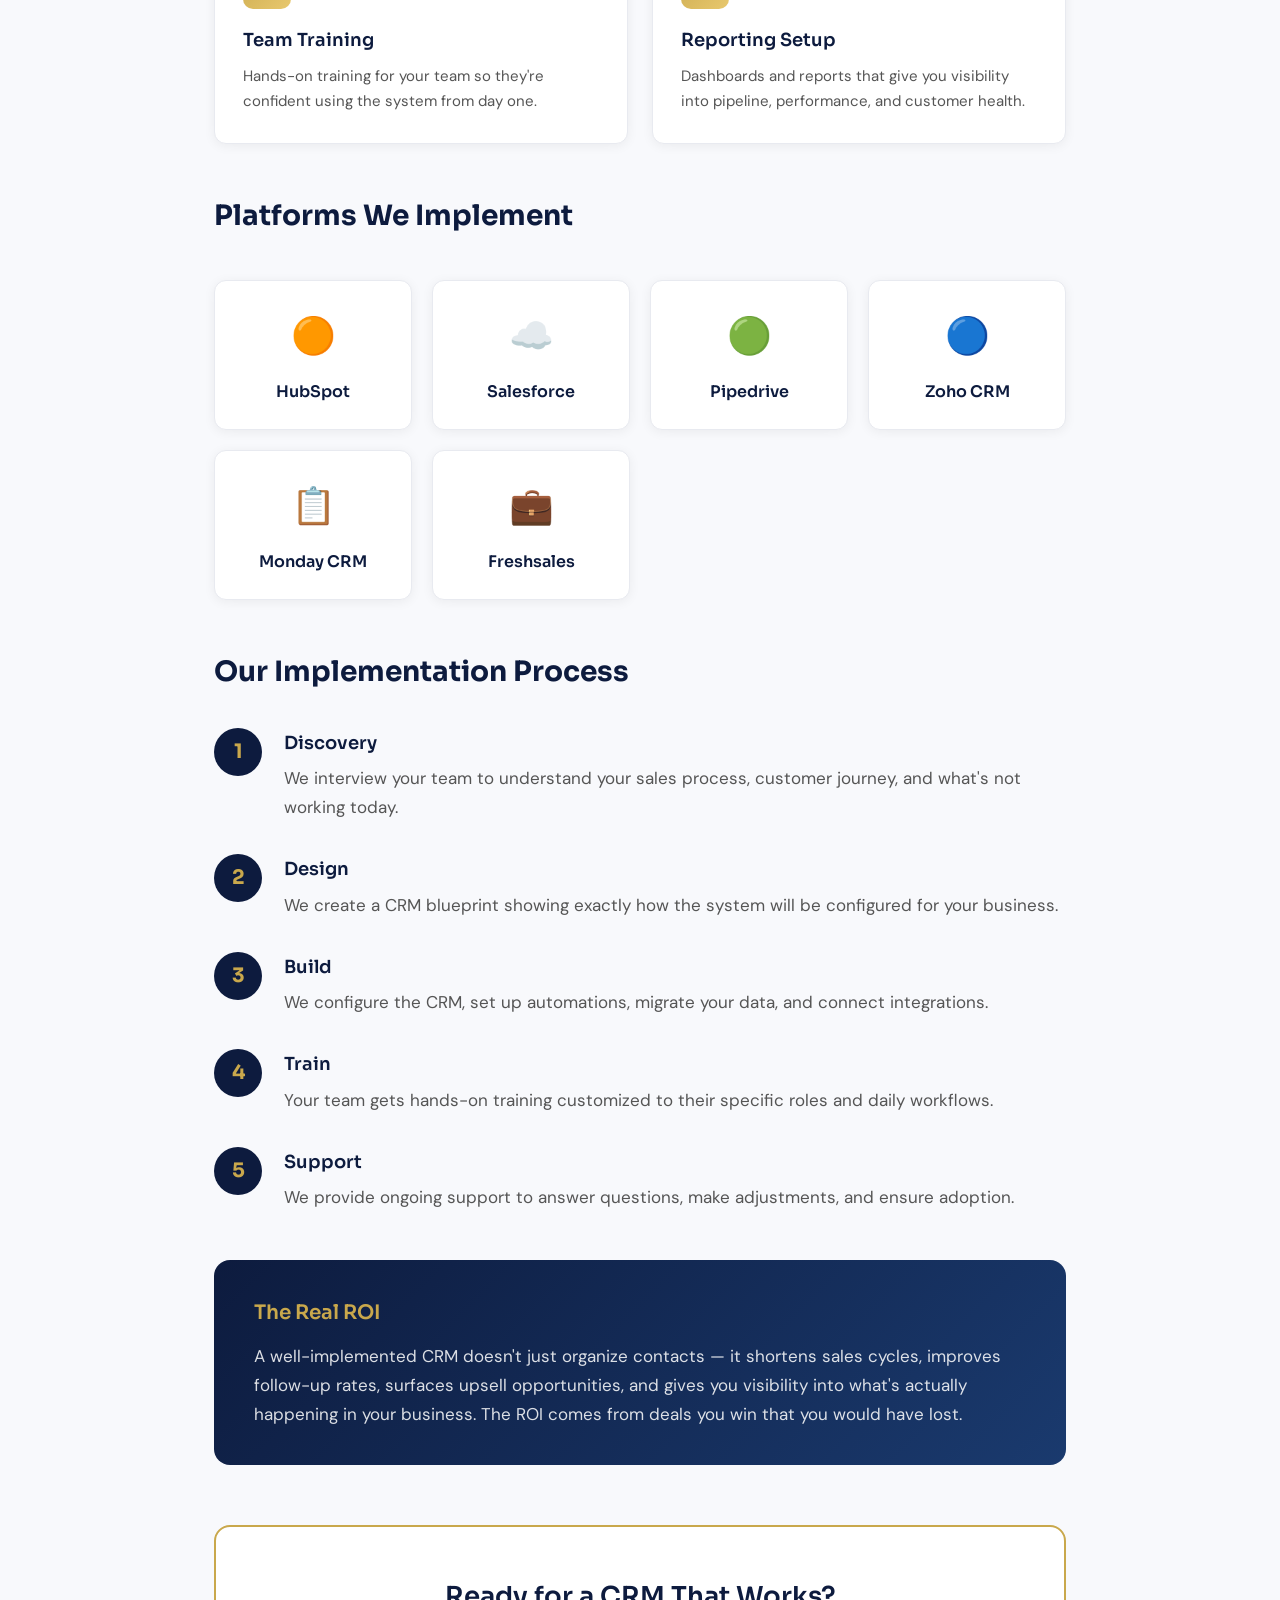
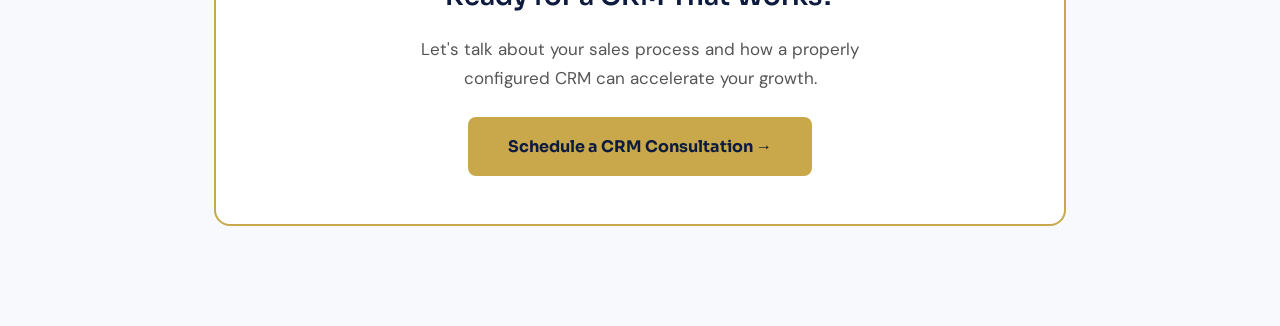
<file: services/crm-implementation.html>
<!doctype html>
<html lang="en">
<head>
  <meta charset="UTF-8" />
  <meta name="viewport" content="width=device-width, initial-scale=1.0" />
  <title>CRM Implementation — Know Your Customers, Close More Deals | Silverene North Corp</title>
  <meta name="description" content="CRM setup and implementation for growing businesses. We configure HubSpot, Salesforce, and other CRMs to match your sales process and drive growth." />
  <link rel="preconnect" href="https://fonts.googleapis.com" />
  <link rel="preconnect" href="https://fonts.gstatic.com" crossorigin />
  <link href="https://fonts.googleapis.com/css2?family=Sora:wght@400;500;600;700;800&family=DM+Sans:ital,opsz,wght@0,9..40,400;0,9..40,500;0,9..40,600;1,9..40,400&display=swap" rel="stylesheet" />
  <style>
    *, *::before, *::after { box-sizing: border-box; margin: 0; padding: 0; }
    body { font-family: 'DM Sans', sans-serif; background: #f8f9fc; color: #1a1a2e; line-height: 1.7; }
    a { color: inherit; text-decoration: none; }
    .nav { background: #0d1b3e; padding: 18px 40px; display: flex; align-items: center; justify-content: space-between; position: sticky; top: 0; z-index: 100; }
    .nav-logo { display: flex; align-items: center; gap: 12px; }
    .nav-logo-box { width: 40px; height: 40px; background: #c9a84c; border-radius: 6px; display: flex; align-items: center; justify-content: center; font-family: 'Sora', sans-serif; font-weight: 800; color: #0d1b3e; font-size: 14px; }
    .nav-logo-text { color: #fff; font-family: 'Sora', sans-serif; font-weight: 700; font-size: 16px; line-height: 1.2; }
    .nav-logo-text span { display: block; font-size: 11px; font-weight: 400; opacity: 0.7; letter-spacing: 2px; text-transform: uppercase; }
    .nav-back { color: #c9a84c; font-family: 'Sora', sans-serif; font-size: 14px; font-weight: 600; display: flex; align-items: center; gap: 6px; }
    .nav-back:hover { opacity: 0.8; }
    .hero { background: linear-gradient(135deg, #0d1b3e 0%, #1a3a6e 100%); padding: 80px 40px 60px; text-align: center; }
    .hero-tag { display: inline-block; background: rgba(201,168,76,0.15); color: #c9a84c; border: 1px solid rgba(201,168,76,0.3); padding: 6px 16px; border-radius: 20px; font-size: 13px; font-weight: 600; margin-bottom: 24px; }
    .hero h1 { font-family: 'Sora', sans-serif; font-size: clamp(28px, 5vw, 52px); font-weight: 800; color: #fff; max-width: 800px; margin: 0 auto 20px; line-height: 1.2; }
    .hero-sub { color: rgba(255,255,255,0.8); font-size: 20px; max-width: 600px; margin: 0 auto; }
    .content-wrap { max-width: 900px; margin: 0 auto; padding: 60px 24px 100px; }
    .intro { font-size: 20px; color: #444; margin-bottom: 48px; line-height: 1.8; border-left: 4px solid #c9a84c; padding-left: 20px; }
    h2 { font-family: 'Sora', sans-serif; font-size: 28px; font-weight: 700; color: #0d1b3e; margin: 48px 0 20px; }
    h3 { font-family: 'Sora', sans-serif; font-size: 20px; font-weight: 600; color: #0d1b3e; margin: 32px 0 12px; }
    p { font-size: 17px; color: #333; margin-bottom: 20px; }
    .included-grid { display: grid; grid-template-columns: repeat(auto-fit, minmax(280px, 1fr)); gap: 24px; margin: 32px 0 48px; }
    .included-card { background: #fff; border: 1px solid #e8eaf0; border-radius: 12px; padding: 28px; box-shadow: 0 2px 12px rgba(0,0,0,0.06); }
    .included-card .icon { width: 48px; height: 48px; background: linear-gradient(135deg, #c9a84c, #e8c86e); border-radius: 10px; display: flex; align-items: center; justify-content: center; font-size: 24px; margin-bottom: 16px; }
    .included-card h4 { font-family: 'Sora', sans-serif; font-size: 18px; font-weight: 600; color: #0d1b3e; margin-bottom: 8px; }
    .included-card p { font-size: 15px; color: #555; margin: 0; }
    .platforms { margin: 40px 0; }
    .platform-grid { display: grid; grid-template-columns: repeat(auto-fit, minmax(180px, 1fr)); gap: 20px; }
    .platform-card { background: #fff; border: 1px solid #e8eaf0; border-radius: 12px; padding: 24px; text-align: center; box-shadow: 0 2px 12px rgba(0,0,0,0.06); }
    .platform-card .logo { font-size: 36px; margin-bottom: 12px; }
    .platform-card h4 { font-family: 'Sora', sans-serif; font-size: 16px; font-weight: 600; color: #0d1b3e; margin: 0; }
    .callout { background: linear-gradient(135deg, #0d1b3e, #1a3a6e); color: #fff; border-radius: 16px; padding: 36px 40px; margin: 48px 0; }
    .callout h3 { color: #c9a84c; margin-top: 0; }
    .callout p { color: rgba(255,255,255,0.85); margin-bottom: 0; }
    .process-list { counter-reset: step; list-style: none; margin: 32px 0; padding: 0; }
    .process-list li { position: relative; padding-left: 70px; margin-bottom: 32px; }
    .process-list li::before { counter-increment: step; content: counter(step); position: absolute; left: 0; top: 0; width: 48px; height: 48px; background: #0d1b3e; color: #c9a84c; font-family: 'Sora', sans-serif; font-weight: 700; font-size: 20px; border-radius: 50%; display: flex; align-items: center; justify-content: center; }
    .process-list h4 { font-family: 'Sora', sans-serif; font-size: 18px; font-weight: 600; color: #0d1b3e; margin-bottom: 6px; }
    .process-list p { margin: 0; color: #555; }
    .cta-section { background: #fff; border: 2px solid #c9a84c; border-radius: 16px; padding: 48px; text-align: center; margin-top: 60px; }
    .cta-section h3 { margin-top: 0; font-size: 26px; color: #0d1b3e; }
    .cta-section p { color: #555; font-size: 17px; max-width: 500px; margin: 16px auto 0; }
    .cta-btn { display: inline-block; background: #c9a84c; color: #0d1b3e; font-family: 'Sora', sans-serif; font-weight: 700; padding: 16px 40px; border-radius: 8px; margin-top: 24px; font-size: 16px; }
    .cta-btn:hover { opacity: 0.9; }
    @media (max-width: 600px) {
      .nav { padding: 16px 20px; }
      .hero { padding: 60px 20px 40px; }
      .content-wrap { padding: 40px 20px 60px; }
      .cta-section { padding: 32px 24px; }
    }
  </style>
</head>
<body>
<nav class="nav">
  <a href="/" class="nav-logo"><div class="nav-logo-box">SN</div><div class="nav-logo-text">Silverene North<span>Corp</span></div></a>
  <a href="/#services" class="nav-back">← Back to Services</a>
</nav>
<div class="hero">
  <div class="hero-tag">CRM Implementation</div>
  <h1>Know Your Customers, Close More Deals</h1>
  <p class="hero-sub">A CRM that actually works for your business — configured to match your sales process and drive real growth.</p>
</div>
<div class="content-wrap">
  <p class="intro">Most businesses either don't have a CRM, have one that nobody uses, or have one that's so poorly configured it creates more work than it saves. We fix that. We implement CRMs that your team will actually use — because they make their jobs easier, not harder.</p>
  
  <h2>Why CRM Implementations Fail</h2>
  <p>The technology is rarely the problem. CRM implementations fail because they don't match how your business actually works. Out-of-the-box configurations assume a generic sales process that doesn't exist in the real world.</p>
  <p>We start by understanding YOUR process — then configure the CRM to support it, not fight it.</p>
  
  <h2>What's Included</h2>
  <div class="included-grid">
    <div class="included-card">
      <div class="icon">🎯</div>
      <h4>Process Mapping</h4>
      <p>We document your current sales and customer management processes to ensure the CRM supports how you actually work.</p>
    </div>
    <div class="included-card">
      <div class="icon">⚙️</div>
      <h4>Custom Configuration</h4>
      <p>Pipelines, fields, automations, and workflows configured specifically for your business — not generic templates.</p>
    </div>
    <div class="included-card">
      <div class="icon">📥</div>
      <h4>Data Migration</h4>
      <p>Clean import of your existing customer data from spreadsheets, old CRMs, or other sources.</p>
    </div>
    <div class="included-card">
      <div class="icon">🔗</div>
      <h4>Integrations</h4>
      <p>Connect your CRM to email, calendar, accounting software, and other tools your team uses daily.</p>
    </div>
    <div class="included-card">
      <div class="icon">📚</div>
      <h4>Team Training</h4>
      <p>Hands-on training for your team so they're confident using the system from day one.</p>
    </div>
    <div class="included-card">
      <div class="icon">📊</div>
      <h4>Reporting Setup</h4>
      <p>Dashboards and reports that give you visibility into pipeline, performance, and customer health.</p>
    </div>
  </div>
  
  <h2>Platforms We Implement</h2>
  <div class="platforms">
    <div class="platform-grid">
      <div class="platform-card">
        <div class="logo">🟠</div>
        <h4>HubSpot</h4>
      </div>
      <div class="platform-card">
        <div class="logo">☁️</div>
        <h4>Salesforce</h4>
      </div>
      <div class="platform-card">
        <div class="logo">🟢</div>
        <h4>Pipedrive</h4>
      </div>
      <div class="platform-card">
        <div class="logo">🔵</div>
        <h4>Zoho CRM</h4>
      </div>
      <div class="platform-card">
        <div class="logo">📋</div>
        <h4>Monday CRM</h4>
      </div>
      <div class="platform-card">
        <div class="logo">💼</div>
        <h4>Freshsales</h4>
      </div>
    </div>
  </div>
  
  <h2>Our Implementation Process</h2>
  <ol class="process-list">
    <li>
      <h4>Discovery</h4>
      <p>We interview your team to understand your sales process, customer journey, and what's not working today.</p>
    </li>
    <li>
      <h4>Design</h4>
      <p>We create a CRM blueprint showing exactly how the system will be configured for your business.</p>
    </li>
    <li>
      <h4>Build</h4>
      <p>We configure the CRM, set up automations, migrate your data, and connect integrations.</p>
    </li>
    <li>
      <h4>Train</h4>
      <p>Your team gets hands-on training customized to their specific roles and daily workflows.</p>
    </li>
    <li>
      <h4>Support</h4>
      <p>We provide ongoing support to answer questions, make adjustments, and ensure adoption.</p>
    </li>
  </ol>
  
  <div class="callout">
    <h3>The Real ROI</h3>
    <p>A well-implemented CRM doesn't just organize contacts — it shortens sales cycles, improves follow-up rates, surfaces upsell opportunities, and gives you visibility into what's actually happening in your business. The ROI comes from deals you win that you would have lost.</p>
  </div>
  
  <div class="cta-section">
    <h3>Ready for a CRM That Works?</h3>
    <p>Let's talk about your sales process and how a properly configured CRM can accelerate your growth.</p>
    <a href="/#contact" class="cta-btn">Schedule a CRM Consultation →</a>
  </div>
</div>
</body>
</html>
</file>
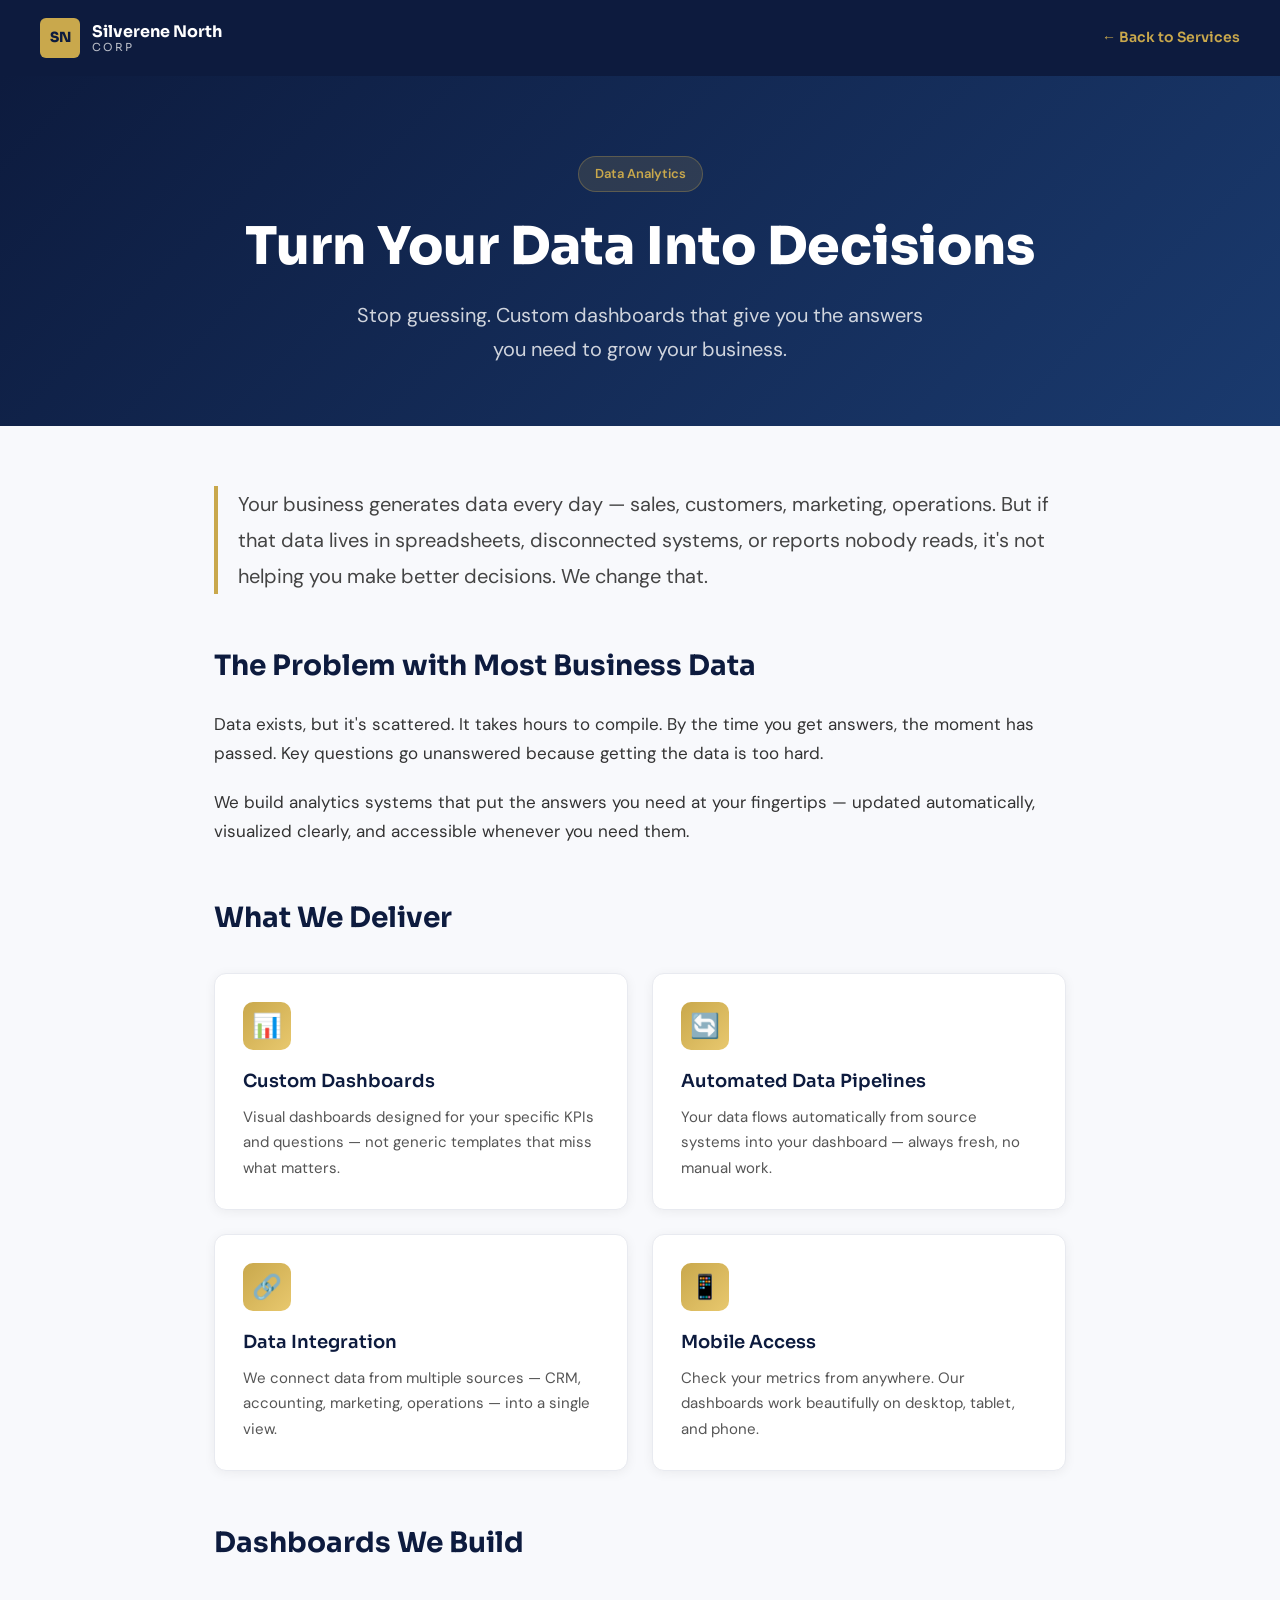
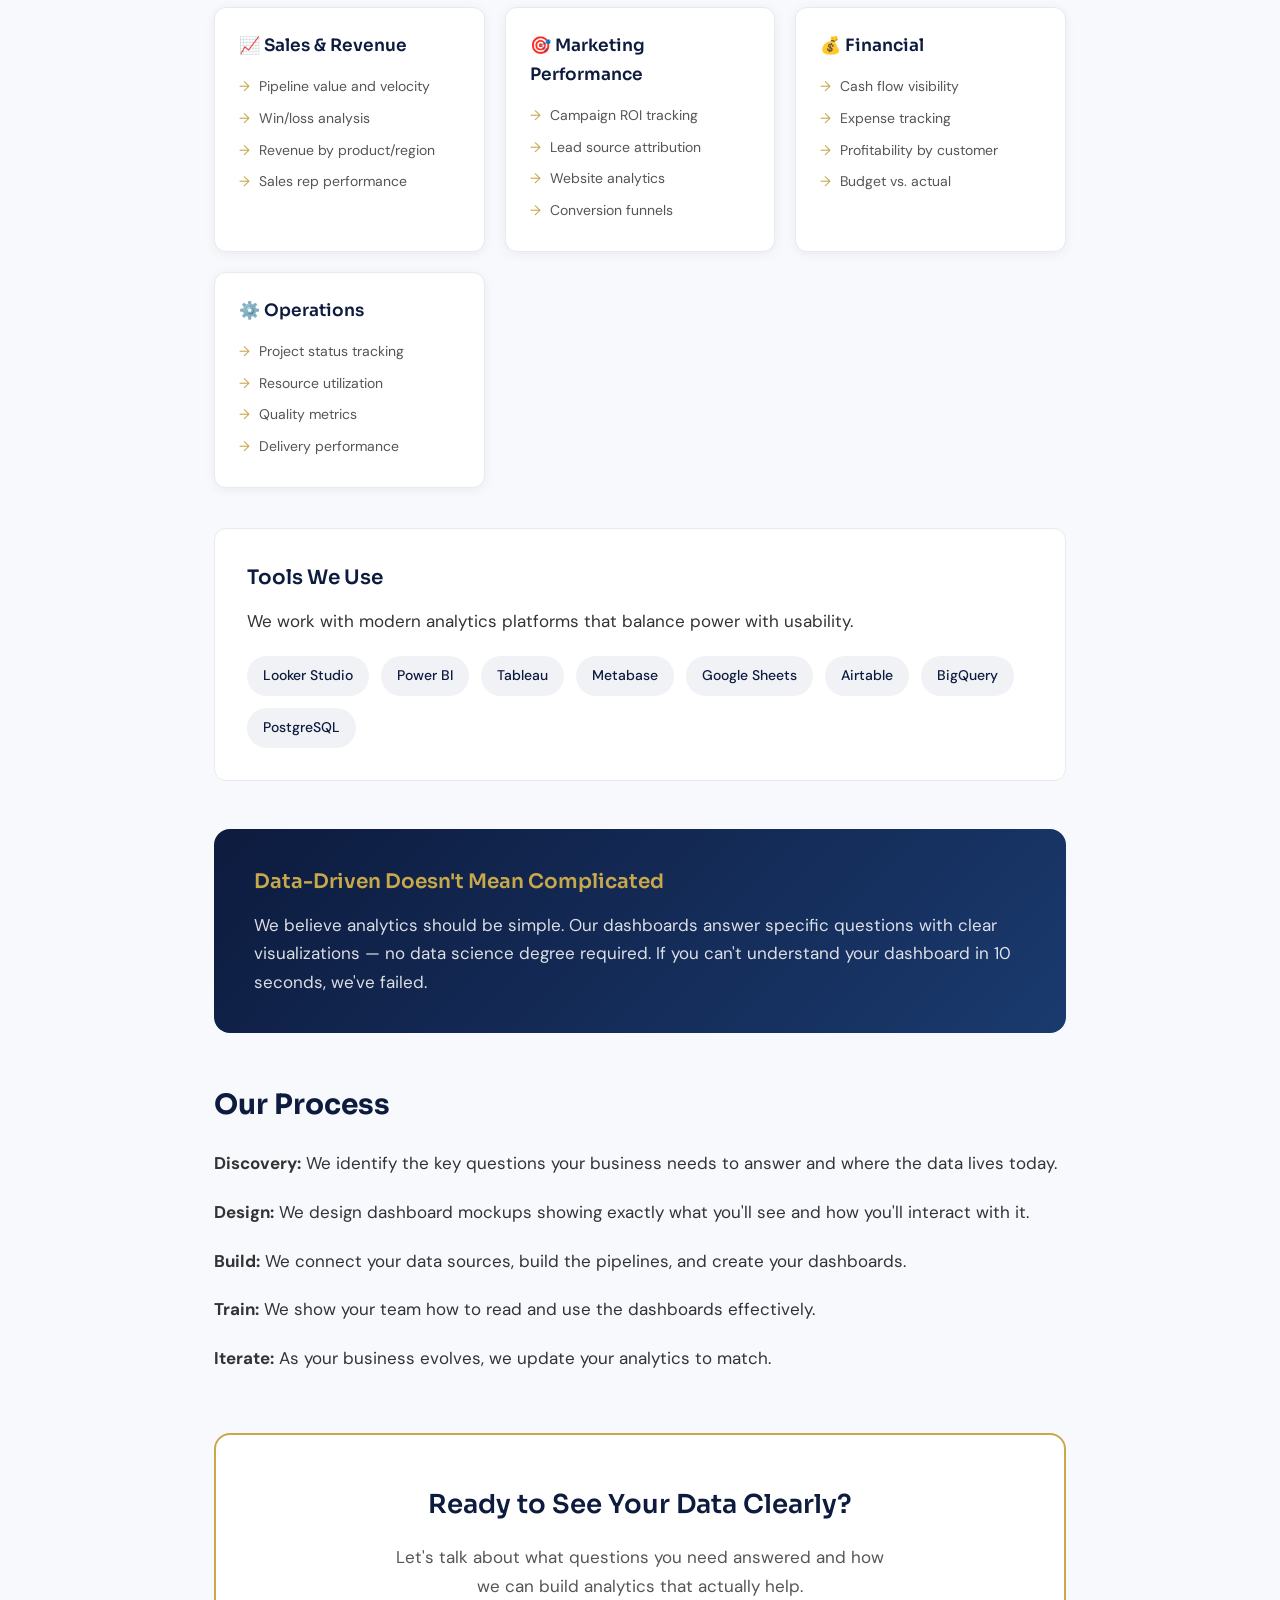
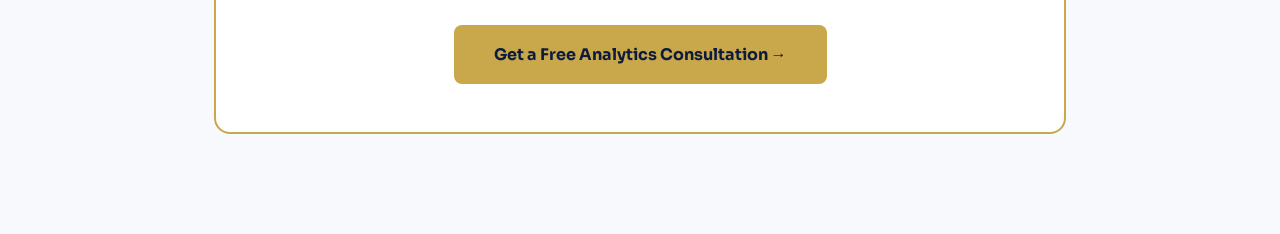
<file: services/data-analytics.html>
<!doctype html>
<html lang="en">
<head>
  <meta charset="UTF-8" />
  <meta name="viewport" content="width=device-width, initial-scale=1.0" />
  <title>Data Analytics — Turn Your Data Into Decisions | Silverene North Corp</title>
  <meta name="description" content="Custom dashboards and analytics that transform your business data into actionable insights. Make confident decisions backed by real numbers." />
  <link rel="preconnect" href="https://fonts.googleapis.com" />
  <link rel="preconnect" href="https://fonts.gstatic.com" crossorigin />
  <link href="https://fonts.googleapis.com/css2?family=Sora:wght@400;500;600;700;800&family=DM+Sans:ital,opsz,wght@0,9..40,400;0,9..40,500;0,9..40,600;1,9..40,400&display=swap" rel="stylesheet" />
  <style>
    *, *::before, *::after { box-sizing: border-box; margin: 0; padding: 0; }
    body { font-family: 'DM Sans', sans-serif; background: #f8f9fc; color: #1a1a2e; line-height: 1.7; }
    a { color: inherit; text-decoration: none; }
    .nav { background: #0d1b3e; padding: 18px 40px; display: flex; align-items: center; justify-content: space-between; position: sticky; top: 0; z-index: 100; }
    .nav-logo { display: flex; align-items: center; gap: 12px; }
    .nav-logo-box { width: 40px; height: 40px; background: #c9a84c; border-radius: 6px; display: flex; align-items: center; justify-content: center; font-family: 'Sora', sans-serif; font-weight: 800; color: #0d1b3e; font-size: 14px; }
    .nav-logo-text { color: #fff; font-family: 'Sora', sans-serif; font-weight: 700; font-size: 16px; line-height: 1.2; }
    .nav-logo-text span { display: block; font-size: 11px; font-weight: 400; opacity: 0.7; letter-spacing: 2px; text-transform: uppercase; }
    .nav-back { color: #c9a84c; font-family: 'Sora', sans-serif; font-size: 14px; font-weight: 600; display: flex; align-items: center; gap: 6px; }
    .nav-back:hover { opacity: 0.8; }
    .hero { background: linear-gradient(135deg, #0d1b3e 0%, #1a3a6e 100%); padding: 80px 40px 60px; text-align: center; }
    .hero-tag { display: inline-block; background: rgba(201,168,76,0.15); color: #c9a84c; border: 1px solid rgba(201,168,76,0.3); padding: 6px 16px; border-radius: 20px; font-size: 13px; font-weight: 600; margin-bottom: 24px; }
    .hero h1 { font-family: 'Sora', sans-serif; font-size: clamp(28px, 5vw, 52px); font-weight: 800; color: #fff; max-width: 800px; margin: 0 auto 20px; line-height: 1.2; }
    .hero-sub { color: rgba(255,255,255,0.8); font-size: 20px; max-width: 600px; margin: 0 auto; }
    .content-wrap { max-width: 900px; margin: 0 auto; padding: 60px 24px 100px; }
    .intro { font-size: 20px; color: #444; margin-bottom: 48px; line-height: 1.8; border-left: 4px solid #c9a84c; padding-left: 20px; }
    h2 { font-family: 'Sora', sans-serif; font-size: 28px; font-weight: 700; color: #0d1b3e; margin: 48px 0 20px; }
    h3 { font-family: 'Sora', sans-serif; font-size: 20px; font-weight: 600; color: #0d1b3e; margin: 32px 0 12px; }
    p { font-size: 17px; color: #333; margin-bottom: 20px; }
    .included-grid { display: grid; grid-template-columns: repeat(auto-fit, minmax(280px, 1fr)); gap: 24px; margin: 32px 0 48px; }
    .included-card { background: #fff; border: 1px solid #e8eaf0; border-radius: 12px; padding: 28px; box-shadow: 0 2px 12px rgba(0,0,0,0.06); }
    .included-card .icon { width: 48px; height: 48px; background: linear-gradient(135deg, #c9a84c, #e8c86e); border-radius: 10px; display: flex; align-items: center; justify-content: center; font-size: 24px; margin-bottom: 16px; }
    .included-card h4 { font-family: 'Sora', sans-serif; font-size: 18px; font-weight: 600; color: #0d1b3e; margin-bottom: 8px; }
    .included-card p { font-size: 15px; color: #555; margin: 0; }
    .dashboard-types { margin: 40px 0; }
    .dashboard-grid { display: grid; grid-template-columns: repeat(auto-fit, minmax(250px, 1fr)); gap: 20px; }
    .dashboard-card { background: #fff; border: 1px solid #e8eaf0; border-radius: 12px; padding: 24px; box-shadow: 0 2px 12px rgba(0,0,0,0.06); }
    .dashboard-card h4 { font-family: 'Sora', sans-serif; font-size: 17px; font-weight: 600; color: #0d1b3e; margin-bottom: 10px; display: flex; align-items: center; gap: 10px; }
    .dashboard-card ul { list-style: none; padding: 0; margin: 0; }
    .dashboard-card li { font-size: 14px; color: #555; padding: 4px 0; padding-left: 20px; position: relative; }
    .dashboard-card li::before { content: '→'; position: absolute; left: 0; color: #c9a84c; }
    .tools-section { background: #fff; border: 1px solid #e8eaf0; border-radius: 12px; padding: 32px; margin: 40px 0; }
    .tools-section h3 { margin-top: 0; }
    .tools-grid { display: flex; flex-wrap: wrap; gap: 12px; margin-top: 20px; }
    .tool-tag { background: #f0f2f5; padding: 8px 16px; border-radius: 20px; font-size: 14px; font-weight: 500; color: #0d1b3e; }
    .callout { background: linear-gradient(135deg, #0d1b3e, #1a3a6e); color: #fff; border-radius: 16px; padding: 36px 40px; margin: 48px 0; }
    .callout h3 { color: #c9a84c; margin-top: 0; }
    .callout p { color: rgba(255,255,255,0.85); margin-bottom: 0; }
    .cta-section { background: #fff; border: 2px solid #c9a84c; border-radius: 16px; padding: 48px; text-align: center; margin-top: 60px; }
    .cta-section h3 { margin-top: 0; font-size: 26px; color: #0d1b3e; }
    .cta-section p { color: #555; font-size: 17px; max-width: 500px; margin: 16px auto 0; }
    .cta-btn { display: inline-block; background: #c9a84c; color: #0d1b3e; font-family: 'Sora', sans-serif; font-weight: 700; padding: 16px 40px; border-radius: 8px; margin-top: 24px; font-size: 16px; }
    .cta-btn:hover { opacity: 0.9; }
    @media (max-width: 600px) {
      .nav { padding: 16px 20px; }
      .hero { padding: 60px 20px 40px; }
      .content-wrap { padding: 40px 20px 60px; }
      .cta-section { padding: 32px 24px; }
    }
  </style>
</head>
<body>
<nav class="nav">
  <a href="/" class="nav-logo"><div class="nav-logo-box">SN</div><div class="nav-logo-text">Silverene North<span>Corp</span></div></a>
  <a href="/#services" class="nav-back">← Back to Services</a>
</nav>
<div class="hero">
  <div class="hero-tag">Data Analytics</div>
  <h1>Turn Your Data Into Decisions</h1>
  <p class="hero-sub">Stop guessing. Custom dashboards that give you the answers you need to grow your business.</p>
</div>
<div class="content-wrap">
  <p class="intro">Your business generates data every day — sales, customers, marketing, operations. But if that data lives in spreadsheets, disconnected systems, or reports nobody reads, it's not helping you make better decisions. We change that.</p>
  
  <h2>The Problem with Most Business Data</h2>
  <p>Data exists, but it's scattered. It takes hours to compile. By the time you get answers, the moment has passed. Key questions go unanswered because getting the data is too hard.</p>
  <p>We build analytics systems that put the answers you need at your fingertips — updated automatically, visualized clearly, and accessible whenever you need them.</p>
  
  <h2>What We Deliver</h2>
  <div class="included-grid">
    <div class="included-card">
      <div class="icon">📊</div>
      <h4>Custom Dashboards</h4>
      <p>Visual dashboards designed for your specific KPIs and questions — not generic templates that miss what matters.</p>
    </div>
    <div class="included-card">
      <div class="icon">🔄</div>
      <h4>Automated Data Pipelines</h4>
      <p>Your data flows automatically from source systems into your dashboard — always fresh, no manual work.</p>
    </div>
    <div class="included-card">
      <div class="icon">🔗</div>
      <h4>Data Integration</h4>
      <p>We connect data from multiple sources — CRM, accounting, marketing, operations — into a single view.</p>
    </div>
    <div class="included-card">
      <div class="icon">📱</div>
      <h4>Mobile Access</h4>
      <p>Check your metrics from anywhere. Our dashboards work beautifully on desktop, tablet, and phone.</p>
    </div>
  </div>
  
  <h2>Dashboards We Build</h2>
  <div class="dashboard-types">
    <div class="dashboard-grid">
      <div class="dashboard-card">
        <h4>📈 Sales & Revenue</h4>
        <ul>
          <li>Pipeline value and velocity</li>
          <li>Win/loss analysis</li>
          <li>Revenue by product/region</li>
          <li>Sales rep performance</li>
        </ul>
      </div>
      <div class="dashboard-card">
        <h4>🎯 Marketing Performance</h4>
        <ul>
          <li>Campaign ROI tracking</li>
          <li>Lead source attribution</li>
          <li>Website analytics</li>
          <li>Conversion funnels</li>
        </ul>
      </div>
      <div class="dashboard-card">
        <h4>💰 Financial</h4>
        <ul>
          <li>Cash flow visibility</li>
          <li>Expense tracking</li>
          <li>Profitability by customer</li>
          <li>Budget vs. actual</li>
        </ul>
      </div>
      <div class="dashboard-card">
        <h4>⚙️ Operations</h4>
        <ul>
          <li>Project status tracking</li>
          <li>Resource utilization</li>
          <li>Quality metrics</li>
          <li>Delivery performance</li>
        </ul>
      </div>
    </div>
  </div>
  
  <div class="tools-section">
    <h3>Tools We Use</h3>
    <p>We work with modern analytics platforms that balance power with usability.</p>
    <div class="tools-grid">
      <span class="tool-tag">Looker Studio</span>
      <span class="tool-tag">Power BI</span>
      <span class="tool-tag">Tableau</span>
      <span class="tool-tag">Metabase</span>
      <span class="tool-tag">Google Sheets</span>
      <span class="tool-tag">Airtable</span>
      <span class="tool-tag">BigQuery</span>
      <span class="tool-tag">PostgreSQL</span>
    </div>
  </div>
  
  <div class="callout">
    <h3>Data-Driven Doesn't Mean Complicated</h3>
    <p>We believe analytics should be simple. Our dashboards answer specific questions with clear visualizations — no data science degree required. If you can't understand your dashboard in 10 seconds, we've failed.</p>
  </div>
  
  <h2>Our Process</h2>
  <p><strong>Discovery:</strong> We identify the key questions your business needs to answer and where the data lives today.</p>
  <p><strong>Design:</strong> We design dashboard mockups showing exactly what you'll see and how you'll interact with it.</p>
  <p><strong>Build:</strong> We connect your data sources, build the pipelines, and create your dashboards.</p>
  <p><strong>Train:</strong> We show your team how to read and use the dashboards effectively.</p>
  <p><strong>Iterate:</strong> As your business evolves, we update your analytics to match.</p>
  
  <div class="cta-section">
    <h3>Ready to See Your Data Clearly?</h3>
    <p>Let's talk about what questions you need answered and how we can build analytics that actually help.</p>
    <a href="/#contact" class="cta-btn">Get a Free Analytics Consultation →</a>
  </div>
</div>
</body>
</html>
</file>
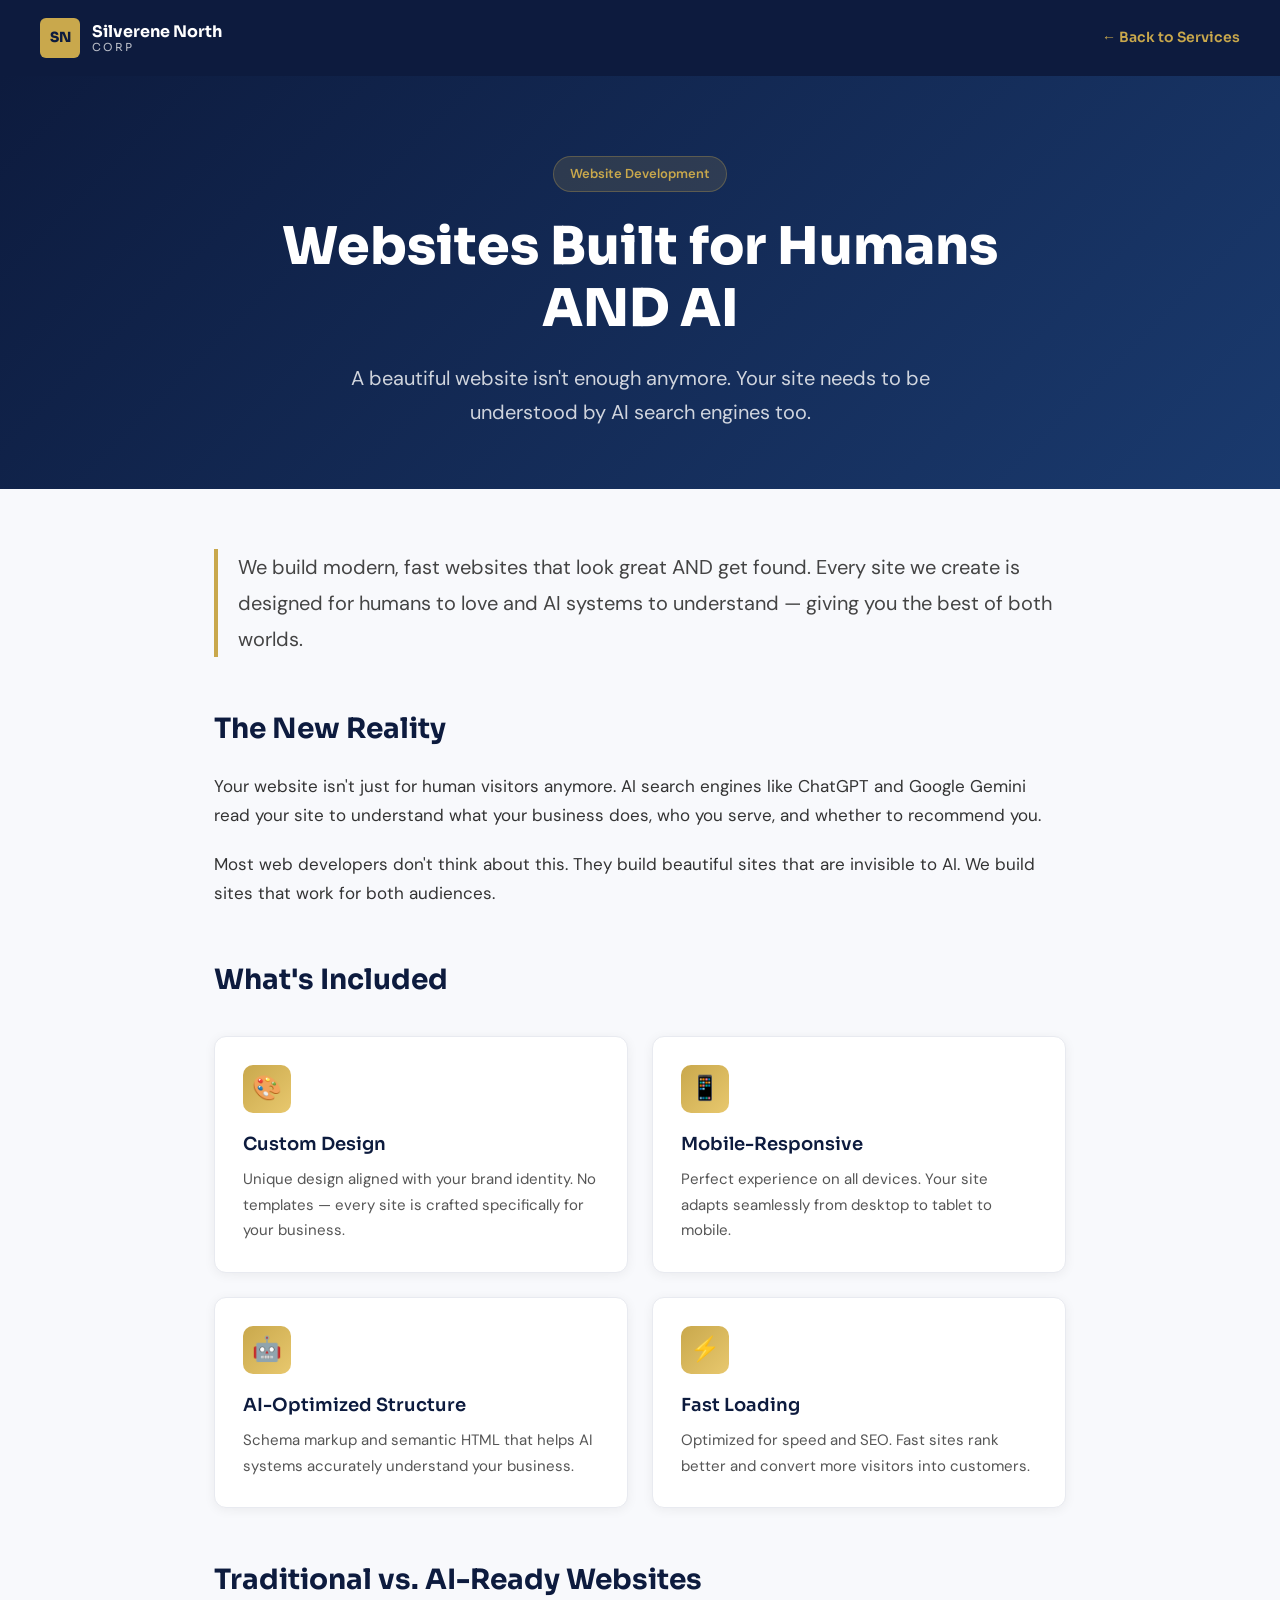
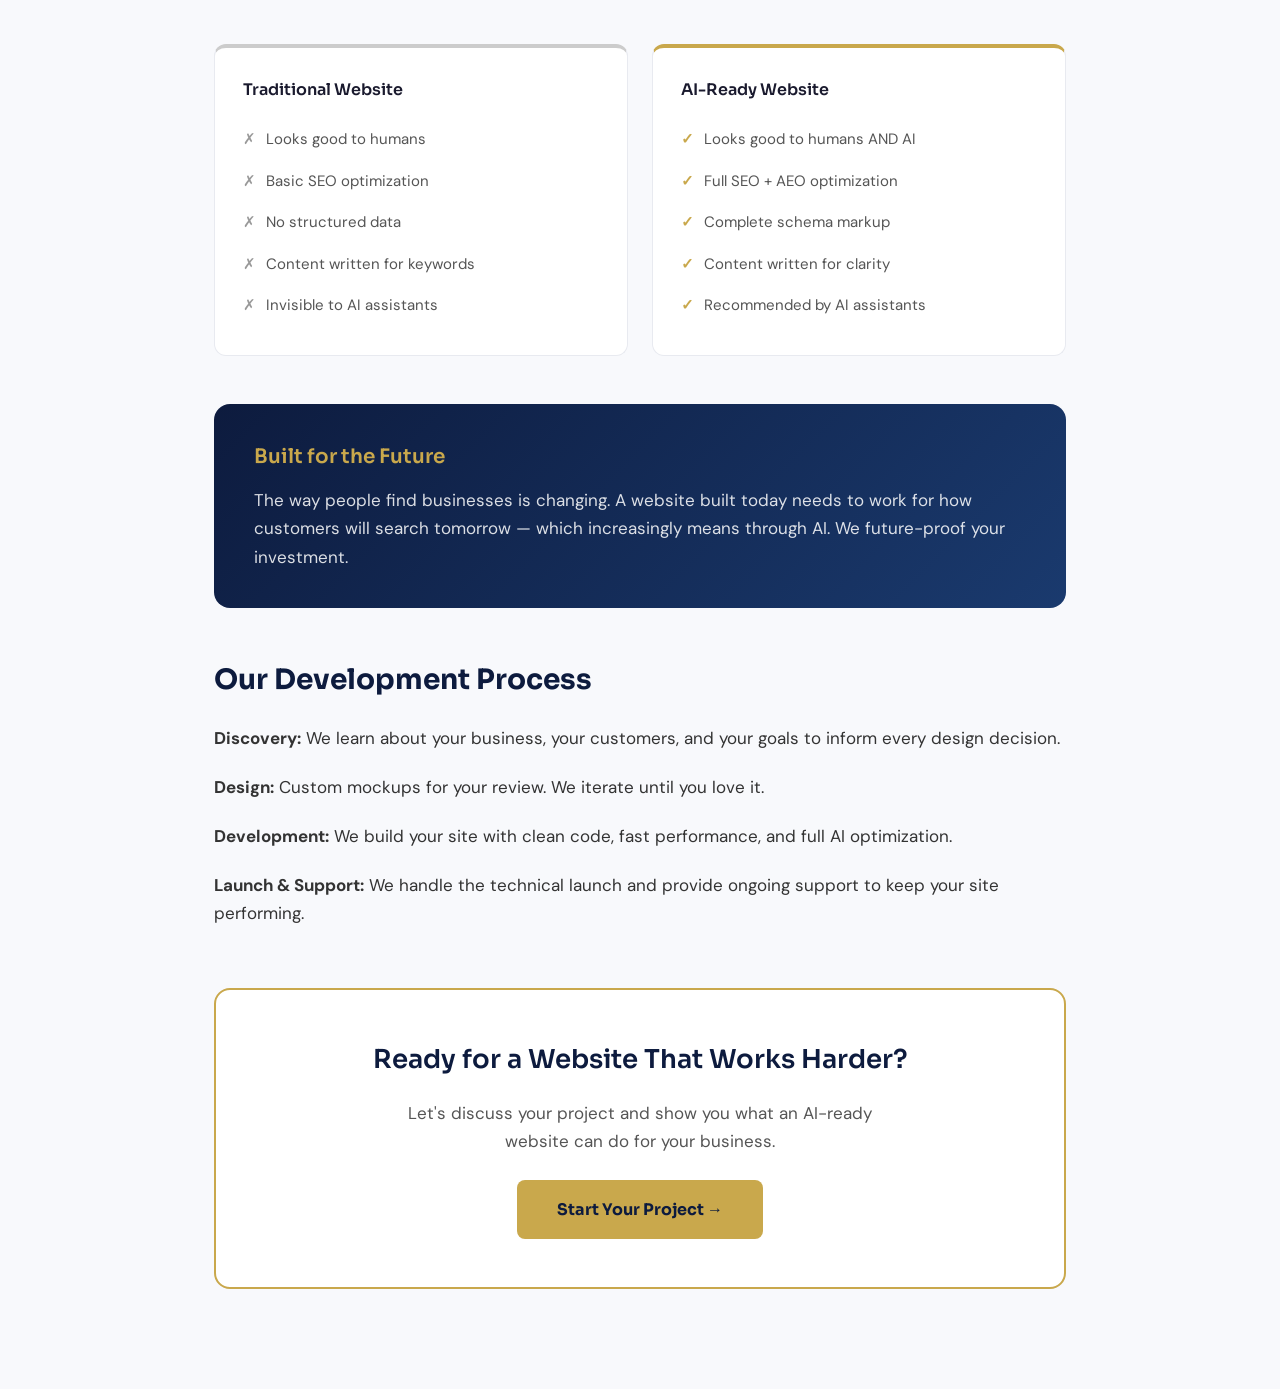
<file: services/website-development.html>
<!doctype html>
<html lang="en">
<head>
  <meta charset="UTF-8" />
  <meta name="viewport" content="width=device-width, initial-scale=1.0" />
  <title>Website Development — Websites Built for Humans AND AI | Silverene North Corp</title>
  <meta name="description" content="Modern websites that look beautiful AND get found by AI search engines. Custom design, mobile-responsive, AI-optimized structure and schema markup." />
  <link rel="preconnect" href="https://fonts.googleapis.com" />
  <link rel="preconnect" href="https://fonts.gstatic.com" crossorigin />
  <link href="https://fonts.googleapis.com/css2?family=Sora:wght@400;500;600;700;800&family=DM+Sans:ital,opsz,wght@0,9..40,400;0,9..40,500;0,9..40,600;1,9..40,400&display=swap" rel="stylesheet" />
  <style>
    *, *::before, *::after { box-sizing: border-box; margin: 0; padding: 0; }
    body { font-family: 'DM Sans', sans-serif; background: #f8f9fc; color: #1a1a2e; line-height: 1.7; }
    a { color: inherit; text-decoration: none; }
    .nav { background: #0d1b3e; padding: 18px 40px; display: flex; align-items: center; justify-content: space-between; position: sticky; top: 0; z-index: 100; }
    .nav-logo { display: flex; align-items: center; gap: 12px; }
    .nav-logo-box { width: 40px; height: 40px; background: #c9a84c; border-radius: 6px; display: flex; align-items: center; justify-content: center; font-family: 'Sora', sans-serif; font-weight: 800; color: #0d1b3e; font-size: 14px; }
    .nav-logo-text { color: #fff; font-family: 'Sora', sans-serif; font-weight: 700; font-size: 16px; line-height: 1.2; }
    .nav-logo-text span { display: block; font-size: 11px; font-weight: 400; opacity: 0.7; letter-spacing: 2px; text-transform: uppercase; }
    .nav-back { color: #c9a84c; font-family: 'Sora', sans-serif; font-size: 14px; font-weight: 600; display: flex; align-items: center; gap: 6px; }
    .nav-back:hover { opacity: 0.8; }
    .hero { background: linear-gradient(135deg, #0d1b3e 0%, #1a3a6e 100%); padding: 80px 40px 60px; text-align: center; }
    .hero-tag { display: inline-block; background: rgba(201,168,76,0.15); color: #c9a84c; border: 1px solid rgba(201,168,76,0.3); padding: 6px 16px; border-radius: 20px; font-size: 13px; font-weight: 600; margin-bottom: 24px; }
    .hero h1 { font-family: 'Sora', sans-serif; font-size: clamp(28px, 5vw, 52px); font-weight: 800; color: #fff; max-width: 800px; margin: 0 auto 20px; line-height: 1.2; }
    .hero-sub { color: rgba(255,255,255,0.8); font-size: 20px; max-width: 600px; margin: 0 auto; }
    .content-wrap { max-width: 900px; margin: 0 auto; padding: 60px 24px 100px; }
    .intro { font-size: 20px; color: #444; margin-bottom: 48px; line-height: 1.8; border-left: 4px solid #c9a84c; padding-left: 20px; }
    h2 { font-family: 'Sora', sans-serif; font-size: 28px; font-weight: 700; color: #0d1b3e; margin: 48px 0 20px; }
    h3 { font-family: 'Sora', sans-serif; font-size: 20px; font-weight: 600; color: #0d1b3e; margin: 32px 0 12px; }
    p { font-size: 17px; color: #333; margin-bottom: 20px; }
    .included-grid { display: grid; grid-template-columns: repeat(auto-fit, minmax(280px, 1fr)); gap: 24px; margin: 32px 0 48px; }
    .included-card { background: #fff; border: 1px solid #e8eaf0; border-radius: 12px; padding: 28px; box-shadow: 0 2px 12px rgba(0,0,0,0.06); }
    .included-card .icon { width: 48px; height: 48px; background: linear-gradient(135deg, #c9a84c, #e8c86e); border-radius: 10px; display: flex; align-items: center; justify-content: center; font-size: 24px; margin-bottom: 16px; }
    .included-card h4 { font-family: 'Sora', sans-serif; font-size: 18px; font-weight: 600; color: #0d1b3e; margin-bottom: 8px; }
    .included-card p { font-size: 15px; color: #555; margin: 0; }
    .comparison { margin: 40px 0; }
    .comparison-grid { display: grid; grid-template-columns: 1fr 1fr; gap: 24px; }
    .comparison-card { background: #fff; border-radius: 12px; padding: 28px; border: 1px solid #e8eaf0; }
    .comparison-card.old { border-top: 4px solid #ccc; }
    .comparison-card.new { border-top: 4px solid #c9a84c; }
    .comparison-card h4 { font-family: 'Sora', sans-serif; font-size: 16px; font-weight: 600; margin-bottom: 16px; }
    .comparison-card ul { list-style: none; padding: 0; }
    .comparison-card li { padding: 8px 0; font-size: 15px; color: #555; display: flex; align-items: flex-start; gap: 10px; }
    .comparison-card.old li::before { content: '✗'; color: #999; }
    .comparison-card.new li::before { content: '✓'; color: #c9a84c; font-weight: 700; }
    .callout { background: linear-gradient(135deg, #0d1b3e, #1a3a6e); color: #fff; border-radius: 16px; padding: 36px 40px; margin: 48px 0; }
    .callout h3 { color: #c9a84c; margin-top: 0; }
    .callout p { color: rgba(255,255,255,0.85); margin-bottom: 0; }
    .cta-section { background: #fff; border: 2px solid #c9a84c; border-radius: 16px; padding: 48px; text-align: center; margin-top: 60px; }
    .cta-section h3 { margin-top: 0; font-size: 26px; color: #0d1b3e; }
    .cta-section p { color: #555; font-size: 17px; max-width: 500px; margin: 16px auto 0; }
    .cta-btn { display: inline-block; background: #c9a84c; color: #0d1b3e; font-family: 'Sora', sans-serif; font-weight: 700; padding: 16px 40px; border-radius: 8px; margin-top: 24px; font-size: 16px; }
    .cta-btn:hover { opacity: 0.9; }
    @media (max-width: 700px) {
      .comparison-grid { grid-template-columns: 1fr; }
    }
    @media (max-width: 600px) {
      .nav { padding: 16px 20px; }
      .hero { padding: 60px 20px 40px; }
      .content-wrap { padding: 40px 20px 60px; }
      .cta-section { padding: 32px 24px; }
    }
  </style>
</head>
<body>
<nav class="nav">
  <a href="/" class="nav-logo"><div class="nav-logo-box">SN</div><div class="nav-logo-text">Silverene North<span>Corp</span></div></a>
  <a href="/#services" class="nav-back">← Back to Services</a>
</nav>
<div class="hero">
  <div class="hero-tag">Website Development</div>
  <h1>Websites Built for Humans AND AI</h1>
  <p class="hero-sub">A beautiful website isn't enough anymore. Your site needs to be understood by AI search engines too.</p>
</div>
<div class="content-wrap">
  <p class="intro">We build modern, fast websites that look great AND get found. Every site we create is designed for humans to love and AI systems to understand — giving you the best of both worlds.</p>
  
  <h2>The New Reality</h2>
  <p>Your website isn't just for human visitors anymore. AI search engines like ChatGPT and Google Gemini read your site to understand what your business does, who you serve, and whether to recommend you.</p>
  <p>Most web developers don't think about this. They build beautiful sites that are invisible to AI. We build sites that work for both audiences.</p>
  
  <h2>What's Included</h2>
  <div class="included-grid">
    <div class="included-card">
      <div class="icon">🎨</div>
      <h4>Custom Design</h4>
      <p>Unique design aligned with your brand identity. No templates — every site is crafted specifically for your business.</p>
    </div>
    <div class="included-card">
      <div class="icon">📱</div>
      <h4>Mobile-Responsive</h4>
      <p>Perfect experience on all devices. Your site adapts seamlessly from desktop to tablet to mobile.</p>
    </div>
    <div class="included-card">
      <div class="icon">🤖</div>
      <h4>AI-Optimized Structure</h4>
      <p>Schema markup and semantic HTML that helps AI systems accurately understand your business.</p>
    </div>
    <div class="included-card">
      <div class="icon">⚡</div>
      <h4>Fast Loading</h4>
      <p>Optimized for speed and SEO. Fast sites rank better and convert more visitors into customers.</p>
    </div>
  </div>
  
  <h2>Traditional vs. AI-Ready Websites</h2>
  <div class="comparison">
    <div class="comparison-grid">
      <div class="comparison-card old">
        <h4>Traditional Website</h4>
        <ul>
          <li>Looks good to humans</li>
          <li>Basic SEO optimization</li>
          <li>No structured data</li>
          <li>Content written for keywords</li>
          <li>Invisible to AI assistants</li>
        </ul>
      </div>
      <div class="comparison-card new">
        <h4>AI-Ready Website</h4>
        <ul>
          <li>Looks good to humans AND AI</li>
          <li>Full SEO + AEO optimization</li>
          <li>Complete schema markup</li>
          <li>Content written for clarity</li>
          <li>Recommended by AI assistants</li>
        </ul>
      </div>
    </div>
  </div>
  
  <div class="callout">
    <h3>Built for the Future</h3>
    <p>The way people find businesses is changing. A website built today needs to work for how customers will search tomorrow — which increasingly means through AI. We future-proof your investment.</p>
  </div>
  
  <h2>Our Development Process</h2>
  <p><strong>Discovery:</strong> We learn about your business, your customers, and your goals to inform every design decision.</p>
  <p><strong>Design:</strong> Custom mockups for your review. We iterate until you love it.</p>
  <p><strong>Development:</strong> We build your site with clean code, fast performance, and full AI optimization.</p>
  <p><strong>Launch & Support:</strong> We handle the technical launch and provide ongoing support to keep your site performing.</p>
  
  <div class="cta-section">
    <h3>Ready for a Website That Works Harder?</h3>
    <p>Let's discuss your project and show you what an AI-ready website can do for your business.</p>
    <a href="/#contact" class="cta-btn">Start Your Project →</a>
  </div>
</div>
</body>
</html>
</file>
